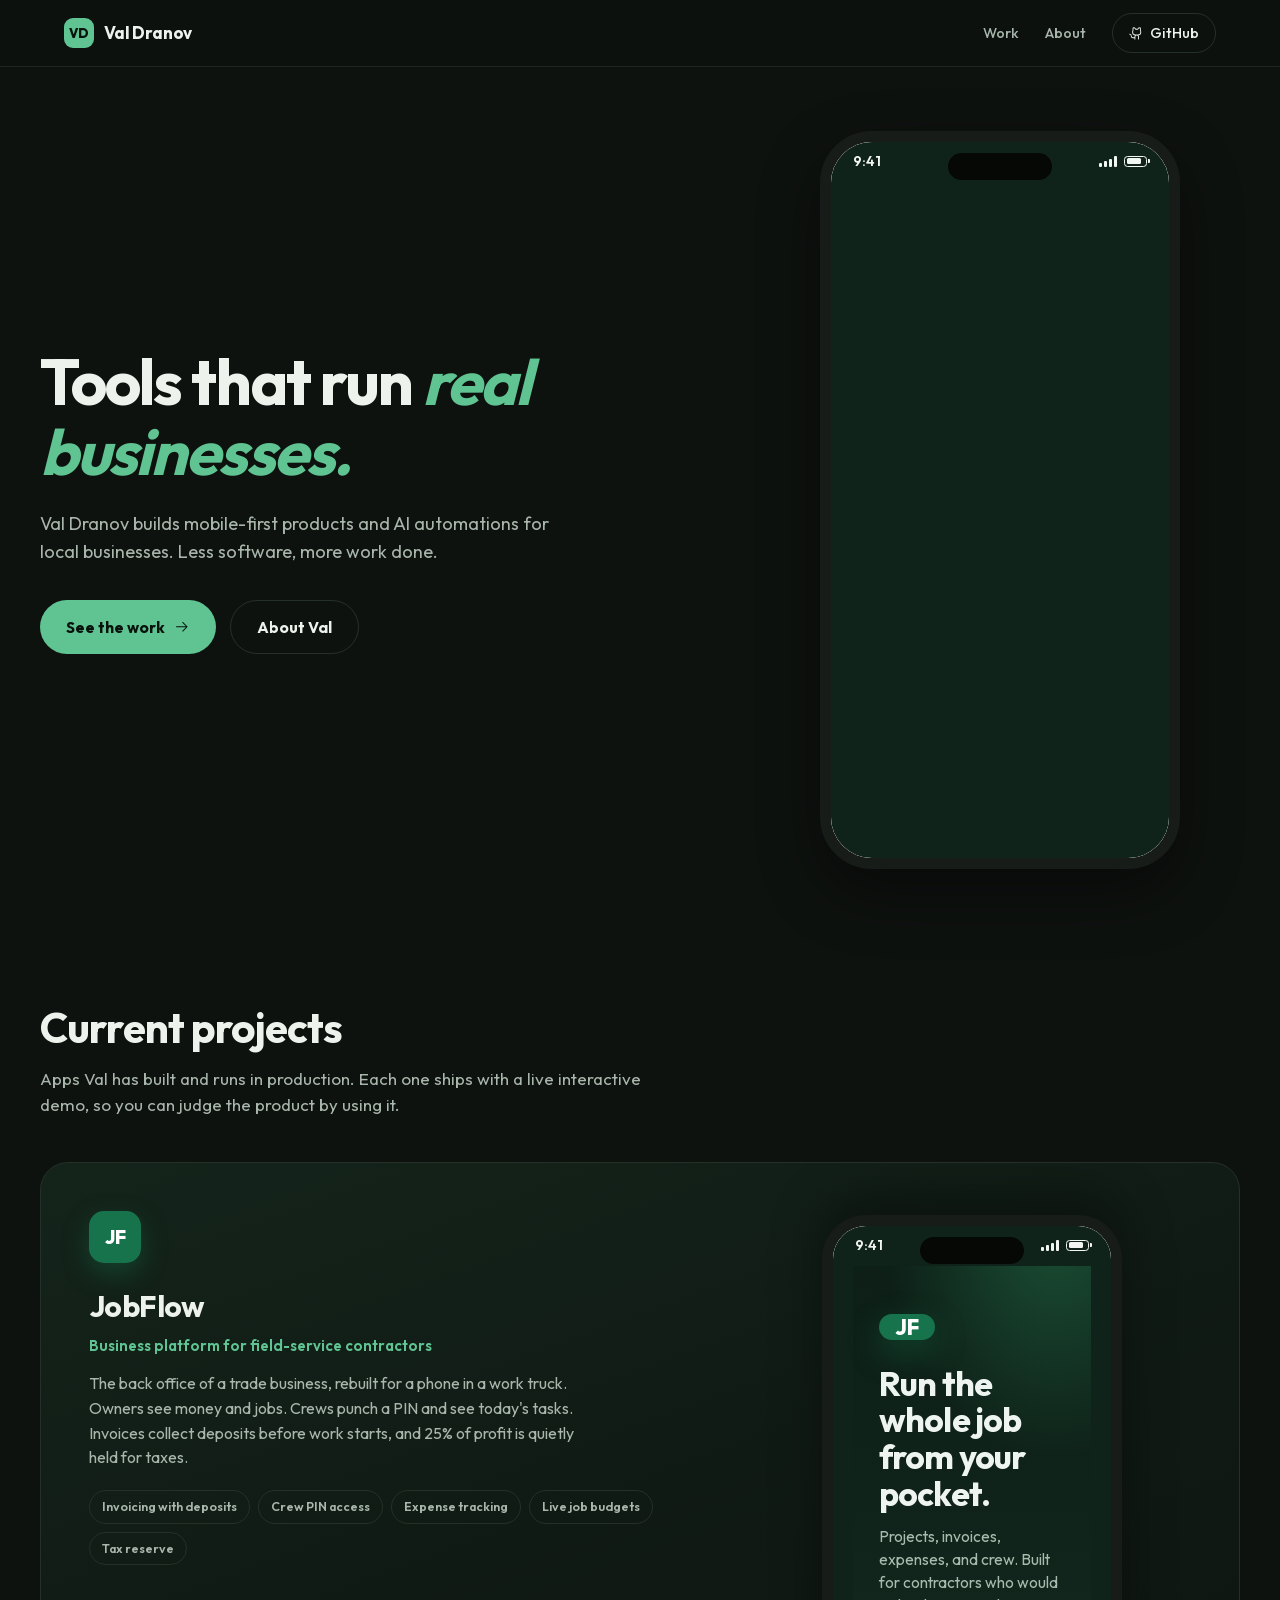
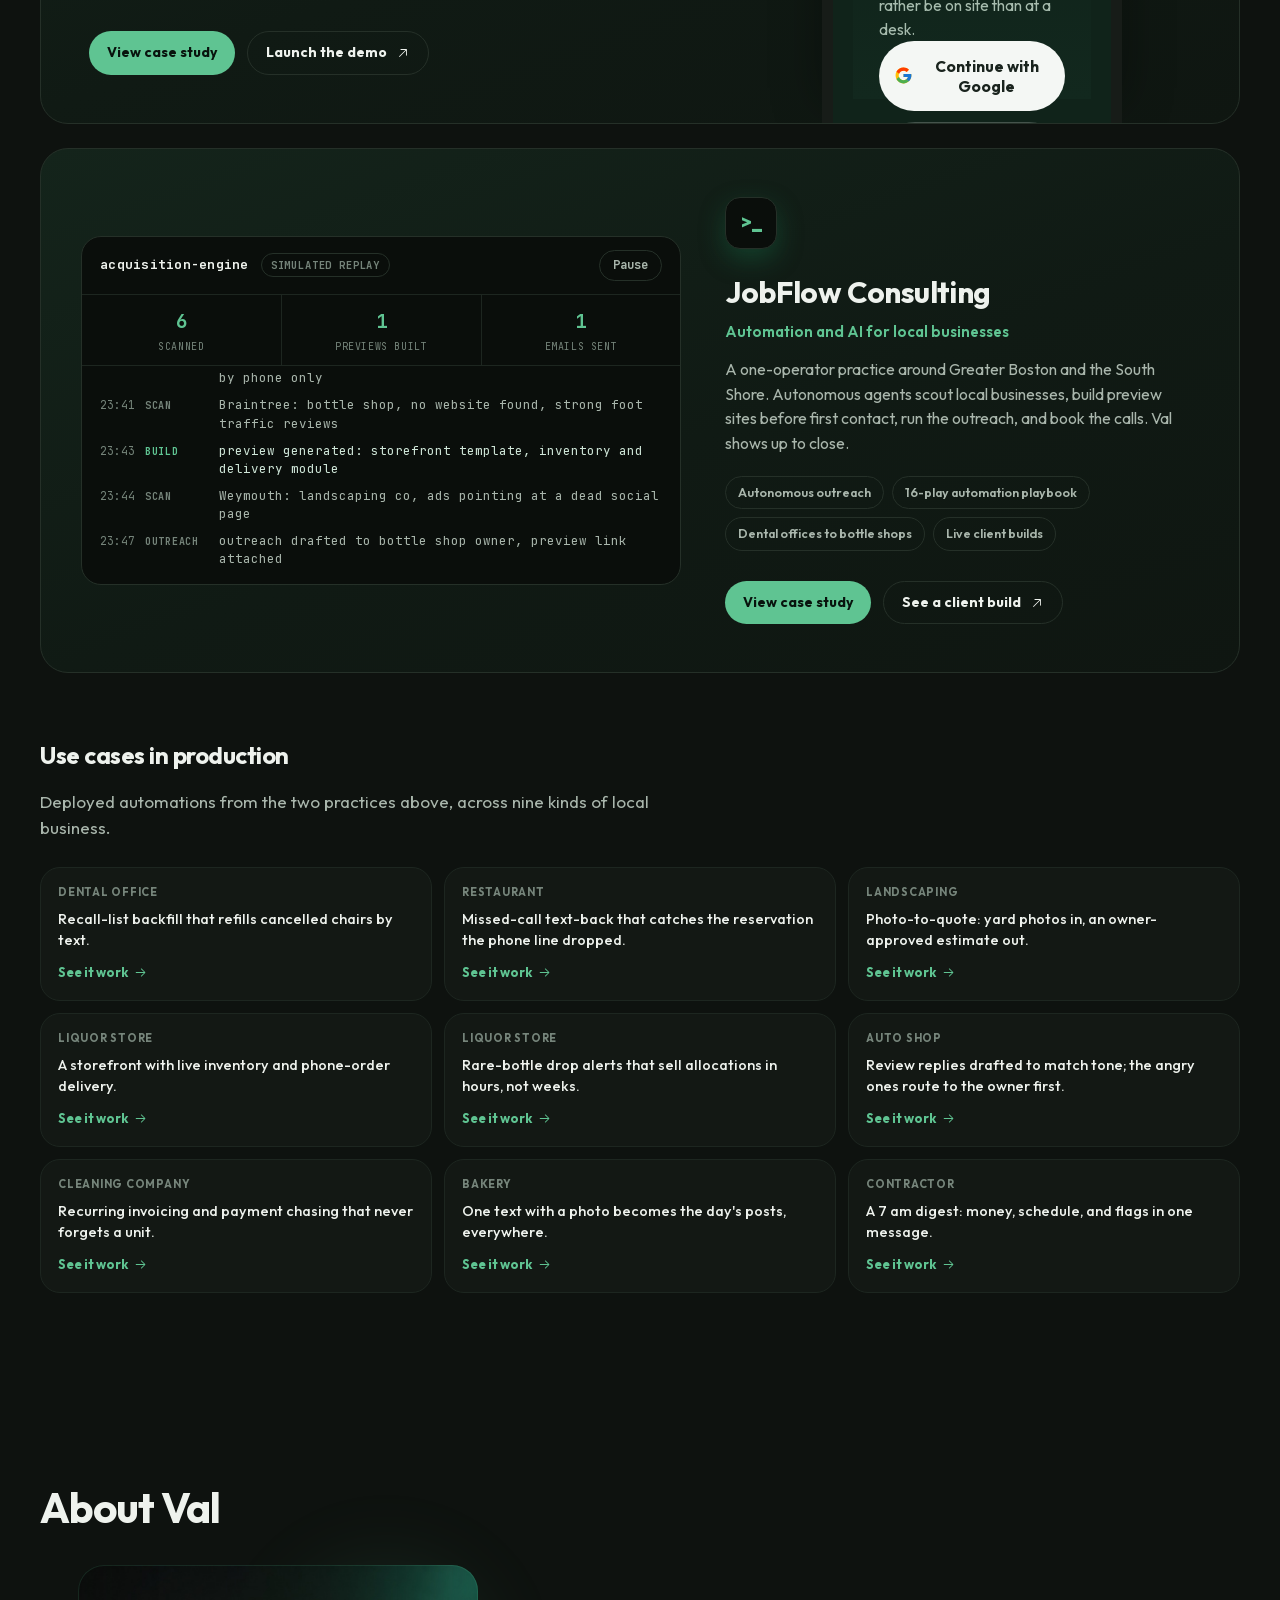
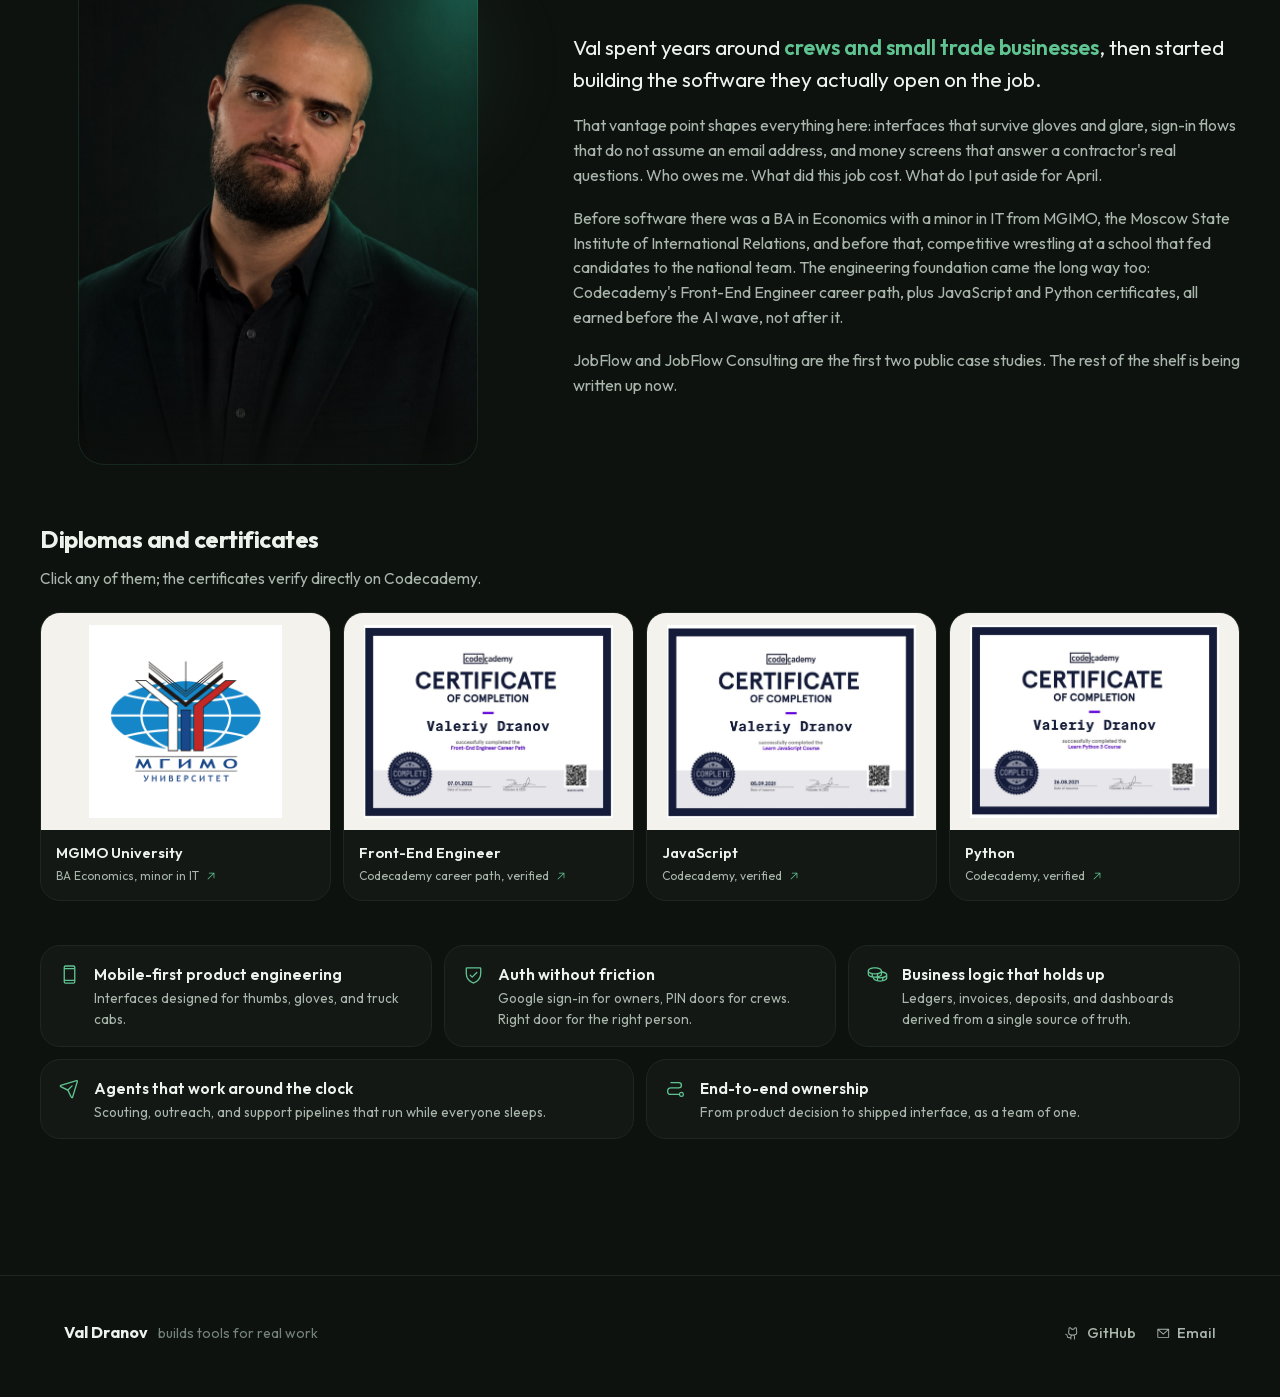
<file: index.html>
<!DOCTYPE html>
<html lang="en">
<head>
<meta charset="UTF-8">
<meta name="viewport" content="width=device-width, initial-scale=1">
<meta name="description" content="Val Dranov builds mobile-first software for real businesses. Explore live, interactive demos of shipped products, starting with JobFlow.">
<meta property="og:title" content="Val Dranov - Builder of tools for real work">
<meta property="og:description" content="Live, interactive product demos. Not screenshots.">
<title>Val Dranov - Developer Portfolio</title>
<link rel="icon" href="data:image/svg+xml,%3Csvg xmlns='http://www.w3.org/2000/svg' viewBox='0 0 64 64'%3E%3Crect width='64' height='64' rx='14' fill='%235fc492'/%3E%3Ctext x='32' y='43' font-family='system-ui' font-size='32' font-weight='700' fill='%2308130d' text-anchor='middle'%3EV%3C/text%3E%3C/svg%3E">
<link rel="stylesheet" href="css/site.css">
<link rel="stylesheet" href="projects/jobflow-consulting/console.css">
<link rel="stylesheet" href="css/exhibits.css">
</head>
<body>

<header class="nav">
  <div class="wrap nav-inner">
    <a class="nav-name" href="index.html"><span class="dot-mark">VD</span>Val Dranov</a>
    <nav class="nav-links">
      <a href="#work">Work</a>
      <a href="#about">About</a>
      <a class="nav-cta" href="https://github.com/VALLI450" target="_blank" rel="noopener">
        <span data-icon="github-logo"></span>GitHub
      </a>
    </nav>
  </div>
</header>

<main>
  <section class="wrap hero">
    <div>
      <h1>Tools that run <em>real businesses.</em></h1>
      <p class="lede">Val Dranov builds mobile-first products and AI automations for local businesses. Less software, more work done.</p>
      <div class="cta-row">
        <a class="btn btn-solid" href="#work">See the work<span data-icon="arrow-right"></span></a>
        <a class="btn btn-line" href="#about">About Val</a>
      </div>
    </div>
    <div class="hero-phone-side">
      <div class="phone phone-float">
        <div class="island"></div>
        <iframe src="projects/jobflow/app.html" title="JobFlow live demo" loading="eager"></iframe>
      </div>
    </div>
  </section>

  <section id="work" class="wrap section">
    <h2>Current projects</h2>
    <p class="sub">Apps Val has built and runs in production. Each one ships with a live interactive demo, so you can judge the product by using it.</p>

    <article class="flagship reveal">
      <div class="flagship-copy">
        <div class="app-badge">JF</div>
        <h3>JobFlow</h3>
        <div class="tag">Business platform for field-service contractors</div>
        <p>The back office of a trade business, rebuilt for a phone in a work truck. Owners see money and jobs. Crews punch a PIN and see today's tasks. Invoices collect deposits before work starts, and 25% of profit is quietly held for taxes.</p>
        <div class="feature-chips">
          <span>Invoicing with deposits</span>
          <span>Crew PIN access</span>
          <span>Expense tracking</span>
          <span>Live job budgets</span>
          <span>Tax reserve</span>
        </div>
        <div class="cta-row">
          <a class="btn btn-solid btn-sm" href="projects/jobflow/index.html">View case study</a>
          <a class="btn btn-line btn-sm" href="projects/jobflow/app.html" target="_blank" rel="noopener">Launch the demo<span data-icon="arrow-up-right"></span></a>
        </div>
      </div>
      <div class="flagship-phone">
        <div class="phone">
          <div class="island"></div>
          <iframe src="projects/jobflow/app.html" title="JobFlow live demo, embedded" loading="lazy"></iframe>
        </div>
      </div>
    </article>

    <article class="flagship rev reveal" style="margin-top: 24px">
      <div class="flagship-console">
        <div class="cx" data-console data-compact></div>
      </div>
      <div class="flagship-copy">
        <div class="app-badge" style="background:#0a0e0b;border:1px solid var(--line);color:var(--accent)">&gt;_</div>
        <h3>JobFlow Consulting</h3>
        <div class="tag">Automation and AI for local businesses</div>
        <p>A one-operator practice around Greater Boston and the South Shore. Autonomous agents scout local businesses, build preview sites before first contact, run the outreach, and book the calls. Val shows up to close.</p>
        <div class="feature-chips">
          <span>Autonomous outreach</span>
          <span>16-play automation playbook</span>
          <span>Dental offices to bottle shops</span>
          <span>Live client builds</span>
        </div>
        <div class="cta-row">
          <a class="btn btn-solid btn-sm" href="projects/jobflow-consulting/index.html">View case study</a>
          <a class="btn btn-line btn-sm" href="https://valli450.github.io/Liquor-store/" target="_blank" rel="noopener">See a client build<span data-icon="arrow-up-right"></span></a>
        </div>
      </div>
    </article>

    <div class="usecases">
      <h3>Use cases in production</h3>
      <p class="sub">Deployed automations from the two practices above, across nine kinds of local business.</p>
      <div class="play-grid">
        <div class="play-card"><div class="biz">Dental office</div><div class="what">Recall-list backfill that refills cancelled chairs by text.</div>
          <button class="uc-link" data-exhibit="dental">See it work<span data-icon="arrow-right"></span></button></div>
        <div class="play-card"><div class="biz">Restaurant</div><div class="what">Missed-call text-back that catches the reservation the phone line dropped.</div>
          <button class="uc-link" data-exhibit="restaurant">See it work<span data-icon="arrow-right"></span></button></div>
        <div class="play-card"><div class="biz">Landscaping</div><div class="what">Photo-to-quote: yard photos in, an owner-approved estimate out.</div>
          <button class="uc-link" data-exhibit="landscape">See it work<span data-icon="arrow-right"></span></button></div>
        <div class="play-card"><div class="biz">Liquor store</div><div class="what">A storefront with live inventory and phone-order delivery.</div>
          <a class="uc-link" href="projects/jobflow-consulting/index.html#generator">See it work<span data-icon="arrow-right"></span></a></div>
        <div class="play-card"><div class="biz">Liquor store</div><div class="what">Rare-bottle drop alerts that sell allocations in hours, not weeks.</div>
          <button class="uc-link" data-exhibit="bottledrop">See it work<span data-icon="arrow-right"></span></button></div>
        <div class="play-card"><div class="biz">Auto shop</div><div class="what">Review replies drafted to match tone; the angry ones route to the owner first.</div>
          <button class="uc-link" data-exhibit="autoshop">See it work<span data-icon="arrow-right"></span></button></div>
        <div class="play-card"><div class="biz">Cleaning company</div><div class="what">Recurring invoicing and payment chasing that never forgets a unit.</div>
          <button class="uc-link" data-exhibit="cleaning">See it work<span data-icon="arrow-right"></span></button></div>
        <div class="play-card"><div class="biz">Bakery</div><div class="what">One text with a photo becomes the day's posts, everywhere.</div>
          <button class="uc-link" data-exhibit="bakery">See it work<span data-icon="arrow-right"></span></button></div>
        <div class="play-card"><div class="biz">Contractor</div><div class="what">A 7 am digest: money, schedule, and flags in one message.</div>
          <button class="uc-link" data-exhibit="digest">See it work<span data-icon="arrow-right"></span></button></div>
      </div>
    </div>
  </section>

  <section id="about" class="wrap section">
    <h2>About Val</h2>
    <div class="about-grid" style="margin-top:34px">
      <figure class="about-photo reveal">
        <img src="assets/val-portrait.jpg" alt="Val Dranov" width="900" height="1124" loading="lazy">
      </figure>
      <div>
        <p class="lede-lg">Val spent years around <strong>crews and small trade businesses</strong>, then started building the software they actually open on the job.</p>
        <p class="body">That vantage point shapes everything here: interfaces that survive gloves and glare, sign-in flows that do not assume an email address, and money screens that answer a contractor's real questions. Who owes me. What did this job cost. What do I put aside for April.</p>
        <p class="body">Before software there was a BA in Economics with a minor in IT from MGIMO, the Moscow State Institute of International Relations, and before that, competitive wrestling at a school that fed candidates to the national team. The engineering foundation came the long way too: Codecademy's Front-End Engineer career path, plus JavaScript and Python certificates, all earned before the AI wave, not after it.</p>
        <p class="body">JobFlow and JobFlow Consulting are the first two public case studies. The rest of the shelf is being written up now.</p>
      </div>
    </div>
    <div class="creds">
      <h3>Diplomas and certificates</h3>
      <p class="sub">Click any of them; the certificates verify directly on Codecademy.</p>
      <div class="creds-grid">
        <a class="cred" href="https://en.wikipedia.org/wiki/Moscow_State_Institute_of_International_Relations" target="_blank" rel="noopener">
          <span class="thumb"><img src="assets/certificates/mgimo.jpeg" alt="MGIMO University crest" loading="lazy"></span>
          <span class="cred-info"><span class="t">MGIMO University</span><span class="s">BA Economics, minor in IT<span data-icon="arrow-up-right"></span></span></span>
        </a>
        <a class="cred" href="https://www.codecademy.com/profiles/Valli450/certificates/5f85dd867b67b60014ac9ea3" target="_blank" rel="noopener">
          <span class="thumb"><img src="assets/certificates/front-end-career.jpeg" alt="Front-End Engineer career path certificate" loading="lazy"></span>
          <span class="cred-info"><span class="t">Front-End Engineer</span><span class="s">Codecademy career path, verified<span data-icon="arrow-up-right"></span></span></span>
        </a>
        <a class="cred" href="https://www.codecademy.com/profiles/Valli450/certificates/705dcb15de0da4dd9d9fc4f3274b430e" target="_blank" rel="noopener">
          <span class="thumb"><img src="assets/certificates/js.jpeg" alt="JavaScript certificate" loading="lazy"></span>
          <span class="cred-info"><span class="t">JavaScript</span><span class="s">Codecademy, verified<span data-icon="arrow-up-right"></span></span></span>
        </a>
        <a class="cred" href="https://www.codecademy.com/profiles/Valli450/certificates/6c152bd262967f8c941c9707ed636bda" target="_blank" rel="noopener">
          <span class="thumb"><img src="assets/certificates/python.jpeg" alt="Python certificate" loading="lazy"></span>
          <span class="cred-info"><span class="t">Python</span><span class="s">Codecademy, verified<span data-icon="arrow-up-right"></span></span></span>
        </a>
      </div>
    </div>

    <div class="skill-list skills-row">
      <div class="skill">
        <span data-icon="device-mobile"></span>
        <div><div class="t">Mobile-first product engineering</div><div class="s">Interfaces designed for thumbs, gloves, and truck cabs.</div></div>
      </div>
      <div class="skill">
        <span data-icon="shield-check"></span>
        <div><div class="t">Auth without friction</div><div class="s">Google sign-in for owners, PIN doors for crews. Right door for the right person.</div></div>
      </div>
      <div class="skill">
        <span data-icon="coins"></span>
        <div><div class="t">Business logic that holds up</div><div class="s">Ledgers, invoices, deposits, and dashboards derived from a single source of truth.</div></div>
      </div>
      <div class="skill">
        <span data-icon="paper-plane-tilt"></span>
        <div><div class="t">Agents that work around the clock</div><div class="s">Scouting, outreach, and support pipelines that run while everyone sleeps.</div></div>
      </div>
      <div class="skill">
        <span data-icon="path"></span>
        <div><div class="t">End-to-end ownership</div><div class="s">From product decision to shipped interface, as a team of one.</div></div>
      </div>
    </div>
  </section>
</main>

<footer class="footer">
  <div class="wrap footer-inner">
    <div class="sig">Val Dranov<span>builds tools for real work</span></div>
    <div class="footer-links">
      <a href="https://github.com/VALLI450" target="_blank" rel="noopener"><span data-icon="github-logo"></span>GitHub</a>
      <a href="mailto:val@jobflow.digital"><span data-icon="envelope-simple"></span>Email</a>
    </div>
  </div>
</footer>

<script src="projects/jobflow/icons.js"></script>
<script src="js/site.js"></script>
<script src="projects/jobflow-consulting/console.js"></script>
<script src="js/exhibits.js"></script>
</body>
</html>
</file>
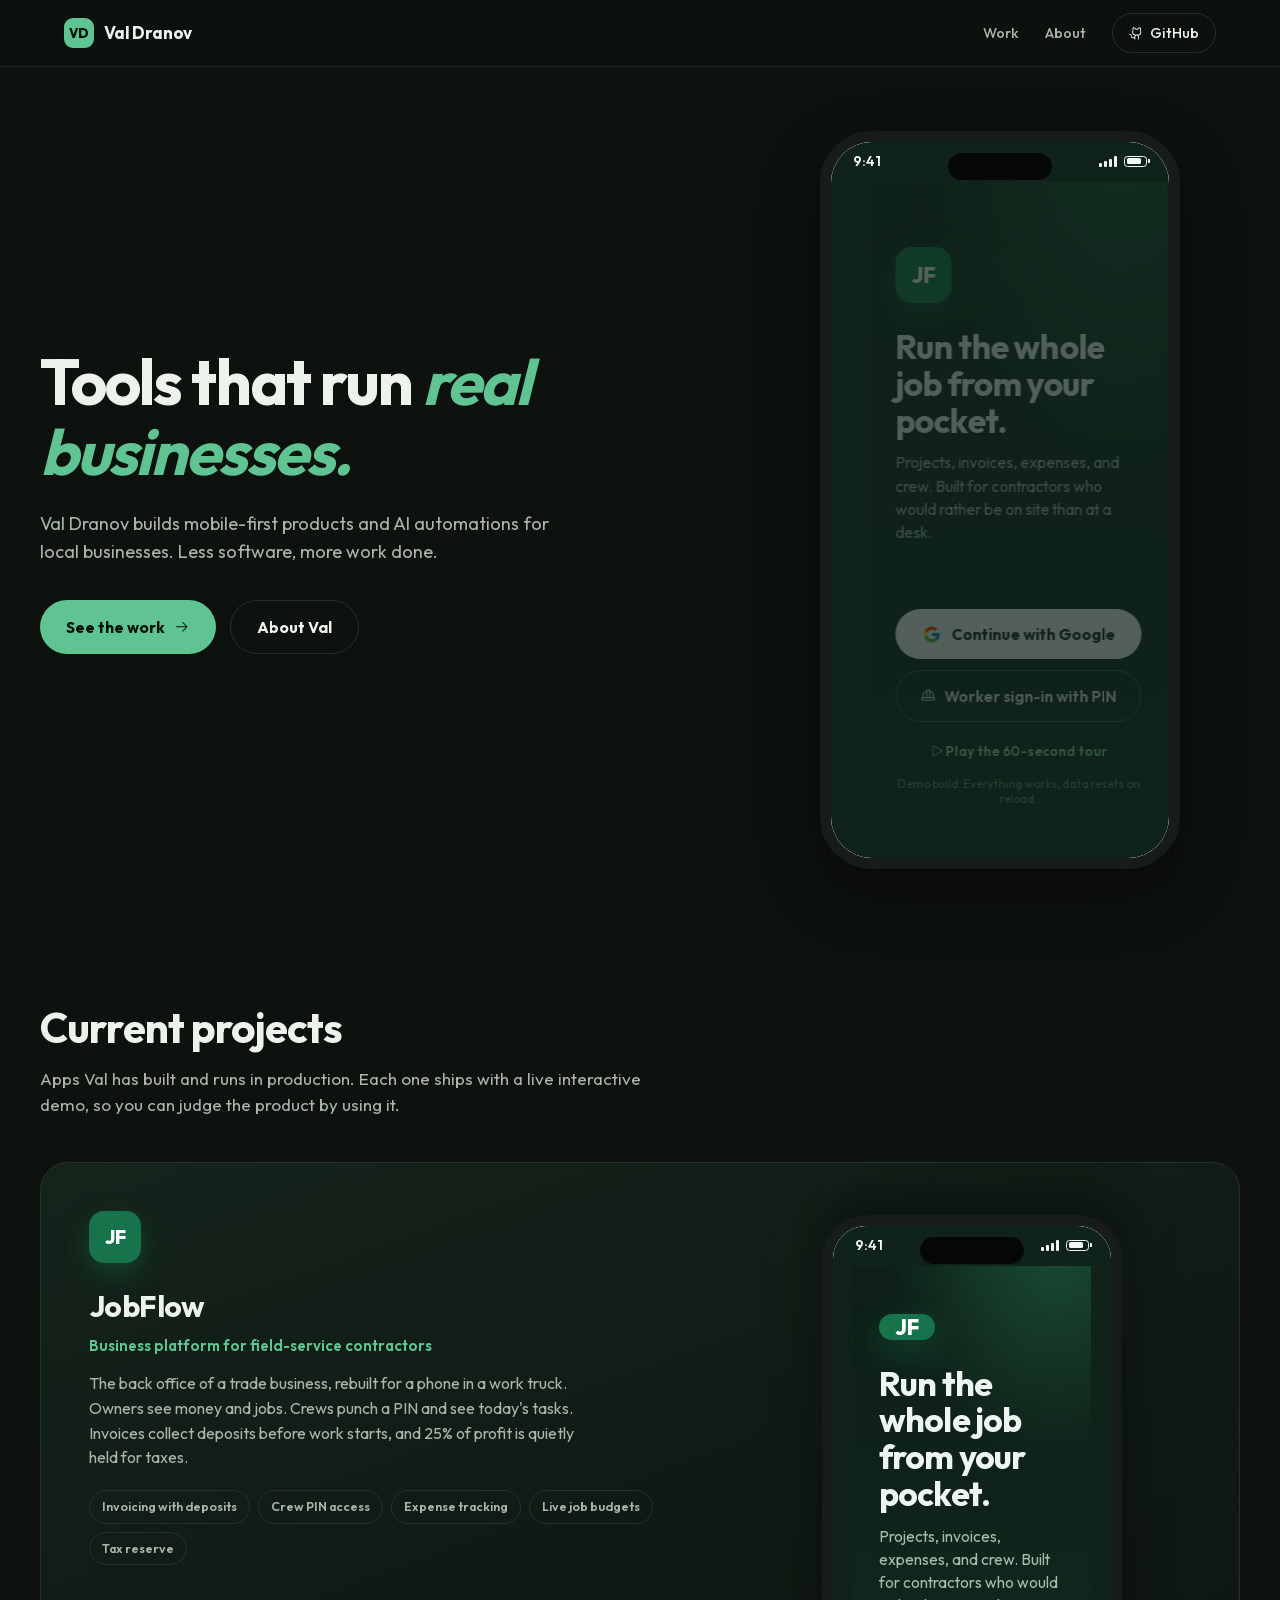
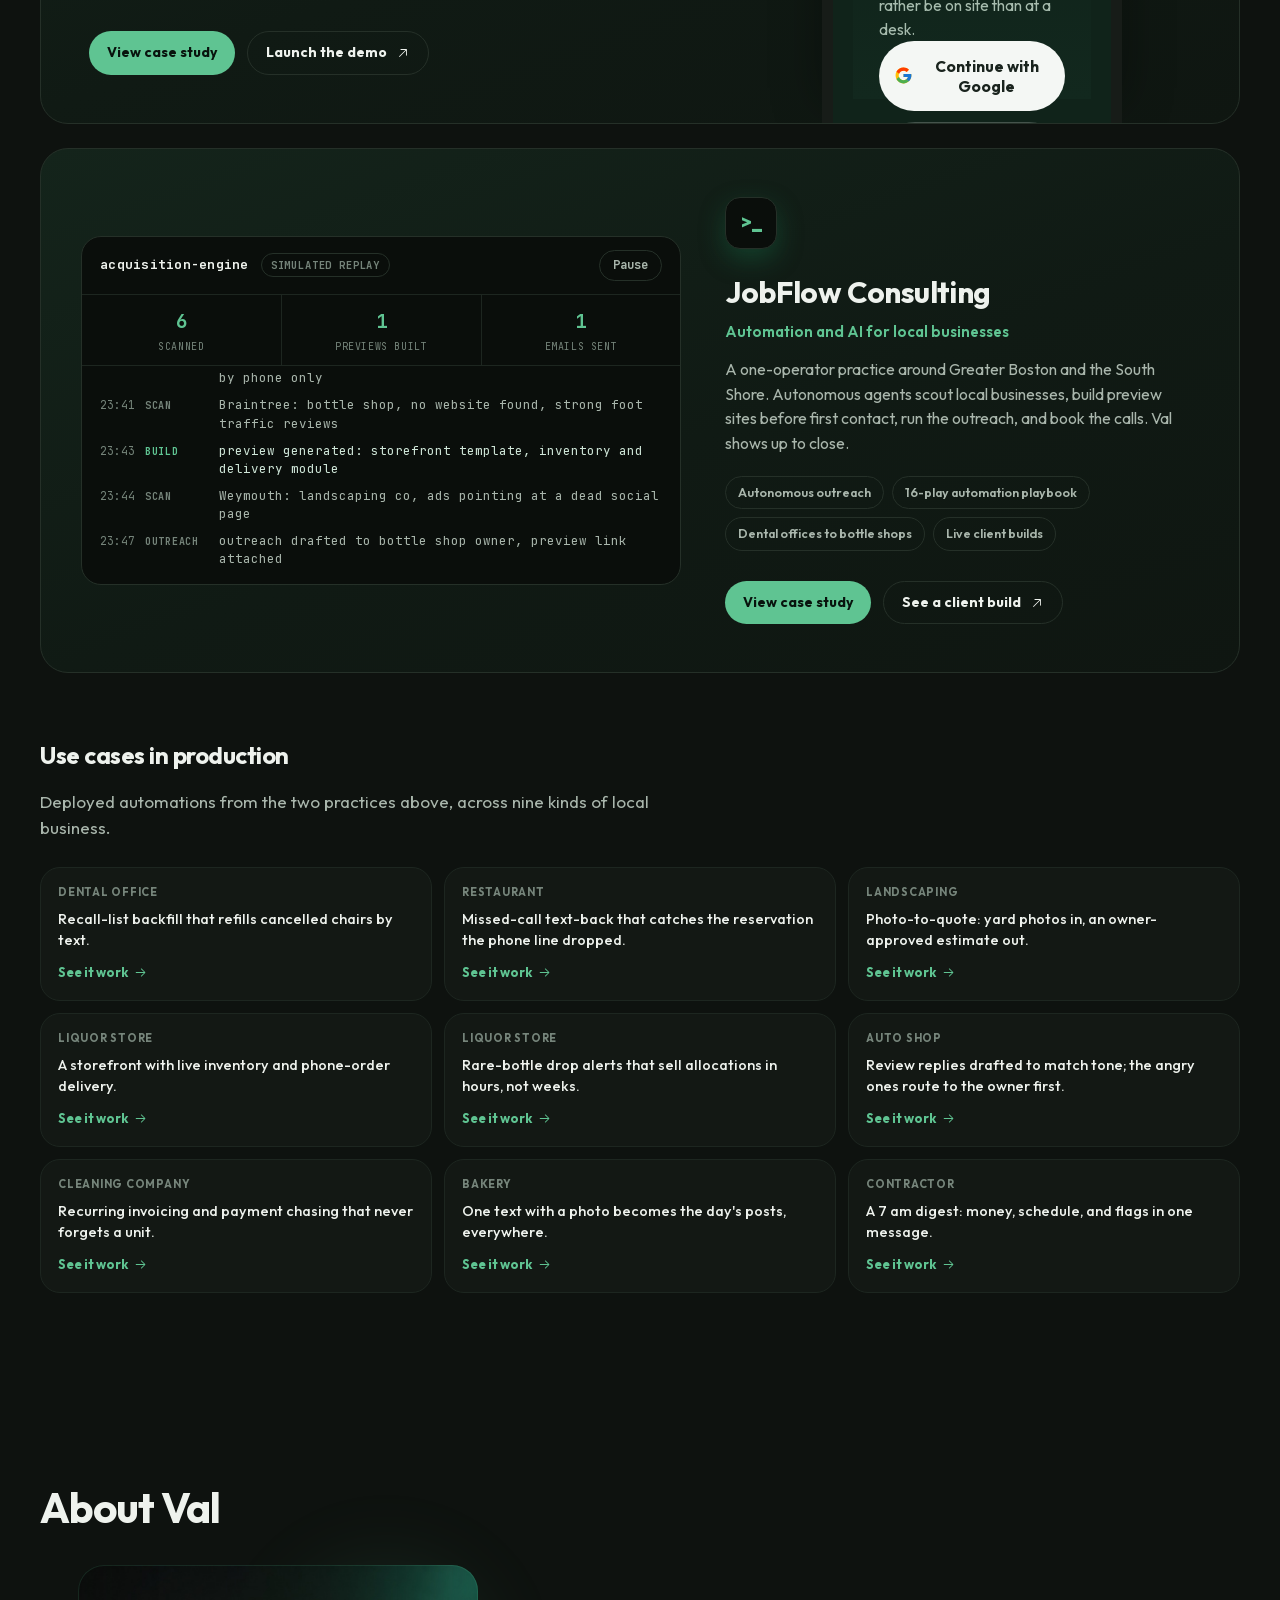
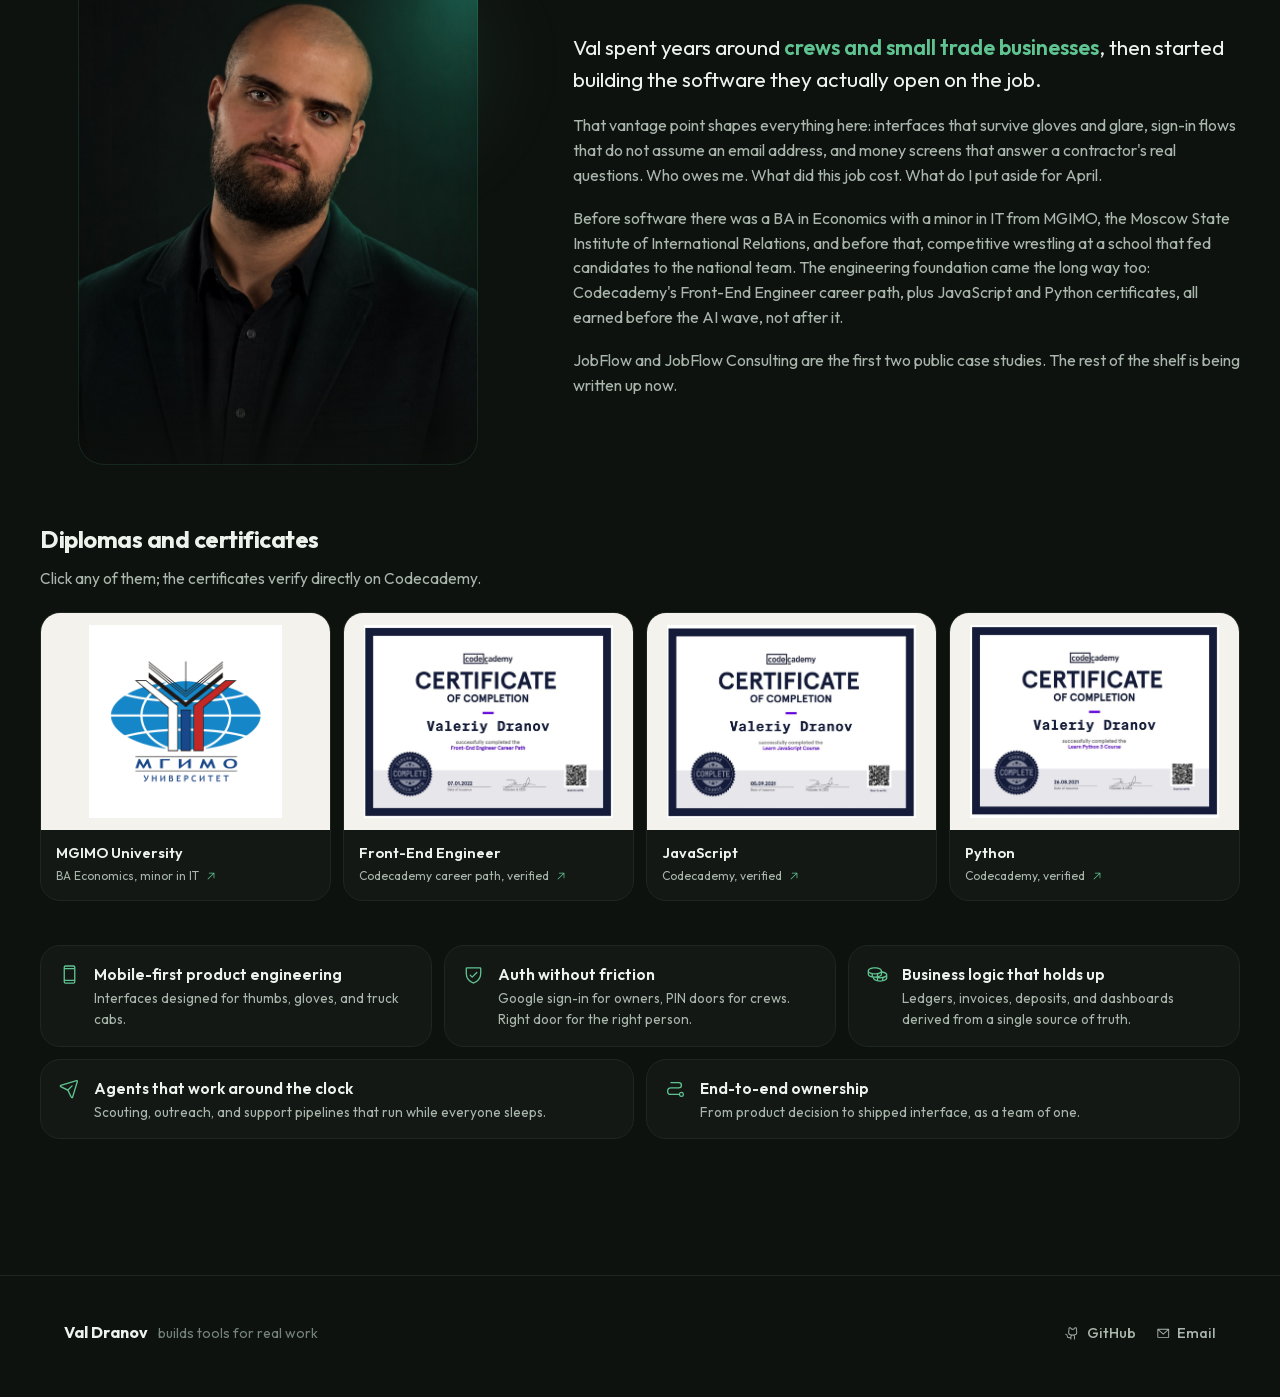
<file: val-resume 2/index.html>
<!DOCTYPE html>
<html lang="en">
<head>
<meta charset="UTF-8">
<meta name="viewport" content="width=device-width, initial-scale=1">
<meta name="description" content="Val Dranov builds mobile-first software for real businesses. Explore live, interactive demos of shipped products, starting with JobFlow.">
<meta property="og:title" content="Val Dranov - Builder of tools for real work">
<meta property="og:description" content="Live, interactive product demos. Not screenshots.">
<title>Val Dranov - Developer Portfolio</title>
<link rel="icon" href="data:image/svg+xml,%3Csvg xmlns='http://www.w3.org/2000/svg' viewBox='0 0 64 64'%3E%3Crect width='64' height='64' rx='14' fill='%235fc492'/%3E%3Ctext x='32' y='43' font-family='system-ui' font-size='32' font-weight='700' fill='%2308130d' text-anchor='middle'%3EV%3C/text%3E%3C/svg%3E">
<link rel="stylesheet" href="css/site.css">
<link rel="stylesheet" href="projects/jobflow-consulting/console.css">
<link rel="stylesheet" href="css/exhibits.css">
</head>
<body>

<header class="nav">
  <div class="wrap nav-inner">
    <a class="nav-name" href="index.html"><span class="dot-mark">VD</span>Val Dranov</a>
    <nav class="nav-links">
      <a href="#work">Work</a>
      <a href="#about">About</a>
      <a class="nav-cta" href="https://github.com/VALLI450" target="_blank" rel="noopener">
        <span data-icon="github-logo"></span>GitHub
      </a>
    </nav>
  </div>
</header>

<main>
  <section class="wrap hero">
    <div>
      <h1>Tools that run <em>real businesses.</em></h1>
      <p class="lede">Val Dranov builds mobile-first products and AI automations for local businesses. Less software, more work done.</p>
      <div class="cta-row">
        <a class="btn btn-solid" href="#work">See the work<span data-icon="arrow-right"></span></a>
        <a class="btn btn-line" href="#about">About Val</a>
      </div>
    </div>
    <div class="hero-phone-side">
      <div class="phone phone-float">
        <div class="island"></div>
        <iframe src="projects/jobflow/app.html" title="JobFlow live demo" loading="eager"></iframe>
      </div>
    </div>
  </section>

  <section id="work" class="wrap section">
    <h2>Current projects</h2>
    <p class="sub">Apps Val has built and runs in production. Each one ships with a live interactive demo, so you can judge the product by using it.</p>

    <article class="flagship reveal">
      <div class="flagship-copy">
        <div class="app-badge">JF</div>
        <h3>JobFlow</h3>
        <div class="tag">Business platform for field-service contractors</div>
        <p>The back office of a trade business, rebuilt for a phone in a work truck. Owners see money and jobs. Crews punch a PIN and see today's tasks. Invoices collect deposits before work starts, and 25% of profit is quietly held for taxes.</p>
        <div class="feature-chips">
          <span>Invoicing with deposits</span>
          <span>Crew PIN access</span>
          <span>Expense tracking</span>
          <span>Live job budgets</span>
          <span>Tax reserve</span>
        </div>
        <div class="cta-row">
          <a class="btn btn-solid btn-sm" href="projects/jobflow/index.html">View case study</a>
          <a class="btn btn-line btn-sm" href="projects/jobflow/app.html" target="_blank" rel="noopener">Launch the demo<span data-icon="arrow-up-right"></span></a>
        </div>
      </div>
      <div class="flagship-phone">
        <div class="phone">
          <div class="island"></div>
          <iframe src="projects/jobflow/app.html" title="JobFlow live demo, embedded" loading="lazy"></iframe>
        </div>
      </div>
    </article>

    <article class="flagship rev reveal" style="margin-top: 24px">
      <div class="flagship-console">
        <div class="cx" data-console data-compact></div>
      </div>
      <div class="flagship-copy">
        <div class="app-badge" style="background:#0a0e0b;border:1px solid var(--line);color:var(--accent)">&gt;_</div>
        <h3>JobFlow Consulting</h3>
        <div class="tag">Automation and AI for local businesses</div>
        <p>A one-operator practice around Greater Boston and the South Shore. Autonomous agents scout local businesses, build preview sites before first contact, run the outreach, and book the calls. Val shows up to close.</p>
        <div class="feature-chips">
          <span>Autonomous outreach</span>
          <span>16-play automation playbook</span>
          <span>Dental offices to bottle shops</span>
          <span>Live client builds</span>
        </div>
        <div class="cta-row">
          <a class="btn btn-solid btn-sm" href="projects/jobflow-consulting/index.html">View case study</a>
          <a class="btn btn-line btn-sm" href="https://valli450.github.io/Liquor-store/" target="_blank" rel="noopener">See a client build<span data-icon="arrow-up-right"></span></a>
        </div>
      </div>
    </article>

    <div class="usecases">
      <h3>Use cases in production</h3>
      <p class="sub">Deployed automations from the two practices above, across nine kinds of local business.</p>
      <div class="play-grid">
        <div class="play-card"><div class="biz">Dental office</div><div class="what">Recall-list backfill that refills cancelled chairs by text.</div>
          <button class="uc-link" data-exhibit="dental">See it work<span data-icon="arrow-right"></span></button></div>
        <div class="play-card"><div class="biz">Restaurant</div><div class="what">Missed-call text-back that catches the reservation the phone line dropped.</div>
          <button class="uc-link" data-exhibit="restaurant">See it work<span data-icon="arrow-right"></span></button></div>
        <div class="play-card"><div class="biz">Landscaping</div><div class="what">Photo-to-quote: yard photos in, an owner-approved estimate out.</div>
          <button class="uc-link" data-exhibit="landscape">See it work<span data-icon="arrow-right"></span></button></div>
        <div class="play-card"><div class="biz">Liquor store</div><div class="what">A storefront with live inventory and phone-order delivery.</div>
          <a class="uc-link" href="projects/jobflow-consulting/index.html#generator">See it work<span data-icon="arrow-right"></span></a></div>
        <div class="play-card"><div class="biz">Liquor store</div><div class="what">Rare-bottle drop alerts that sell allocations in hours, not weeks.</div>
          <button class="uc-link" data-exhibit="bottledrop">See it work<span data-icon="arrow-right"></span></button></div>
        <div class="play-card"><div class="biz">Auto shop</div><div class="what">Review replies drafted to match tone; the angry ones route to the owner first.</div>
          <button class="uc-link" data-exhibit="autoshop">See it work<span data-icon="arrow-right"></span></button></div>
        <div class="play-card"><div class="biz">Cleaning company</div><div class="what">Recurring invoicing and payment chasing that never forgets a unit.</div>
          <button class="uc-link" data-exhibit="cleaning">See it work<span data-icon="arrow-right"></span></button></div>
        <div class="play-card"><div class="biz">Bakery</div><div class="what">One text with a photo becomes the day's posts, everywhere.</div>
          <button class="uc-link" data-exhibit="bakery">See it work<span data-icon="arrow-right"></span></button></div>
        <div class="play-card"><div class="biz">Contractor</div><div class="what">A 7 am digest: money, schedule, and flags in one message.</div>
          <button class="uc-link" data-exhibit="digest">See it work<span data-icon="arrow-right"></span></button></div>
      </div>
    </div>
  </section>

  <section id="about" class="wrap section">
    <h2>About Val</h2>
    <div class="about-grid" style="margin-top:34px">
      <figure class="about-photo reveal">
        <img src="assets/val-portrait.jpg" alt="Val Dranov" width="900" height="1124" loading="lazy">
      </figure>
      <div>
        <p class="lede-lg">Val spent years around <strong>crews and small trade businesses</strong>, then started building the software they actually open on the job.</p>
        <p class="body">That vantage point shapes everything here: interfaces that survive gloves and glare, sign-in flows that do not assume an email address, and money screens that answer a contractor's real questions. Who owes me. What did this job cost. What do I put aside for April.</p>
        <p class="body">Before software there was a BA in Economics with a minor in IT from MGIMO, the Moscow State Institute of International Relations, and before that, competitive wrestling at a school that fed candidates to the national team. The engineering foundation came the long way too: Codecademy's Front-End Engineer career path, plus JavaScript and Python certificates, all earned before the AI wave, not after it.</p>
        <p class="body">JobFlow and JobFlow Consulting are the first two public case studies. The rest of the shelf is being written up now.</p>
      </div>
    </div>
    <div class="creds">
      <h3>Diplomas and certificates</h3>
      <p class="sub">Click any of them; the certificates verify directly on Codecademy.</p>
      <div class="creds-grid">
        <a class="cred" href="https://en.wikipedia.org/wiki/Moscow_State_Institute_of_International_Relations" target="_blank" rel="noopener">
          <span class="thumb"><img src="assets/certificates/mgimo.jpeg" alt="MGIMO University crest" loading="lazy"></span>
          <span class="cred-info"><span class="t">MGIMO University</span><span class="s">BA Economics, minor in IT<span data-icon="arrow-up-right"></span></span></span>
        </a>
        <a class="cred" href="https://www.codecademy.com/profiles/Valli450/certificates/5f85dd867b67b60014ac9ea3" target="_blank" rel="noopener">
          <span class="thumb"><img src="assets/certificates/front-end-career.jpeg" alt="Front-End Engineer career path certificate" loading="lazy"></span>
          <span class="cred-info"><span class="t">Front-End Engineer</span><span class="s">Codecademy career path, verified<span data-icon="arrow-up-right"></span></span></span>
        </a>
        <a class="cred" href="https://www.codecademy.com/profiles/Valli450/certificates/705dcb15de0da4dd9d9fc4f3274b430e" target="_blank" rel="noopener">
          <span class="thumb"><img src="assets/certificates/js.jpeg" alt="JavaScript certificate" loading="lazy"></span>
          <span class="cred-info"><span class="t">JavaScript</span><span class="s">Codecademy, verified<span data-icon="arrow-up-right"></span></span></span>
        </a>
        <a class="cred" href="https://www.codecademy.com/profiles/Valli450/certificates/6c152bd262967f8c941c9707ed636bda" target="_blank" rel="noopener">
          <span class="thumb"><img src="assets/certificates/python.jpeg" alt="Python certificate" loading="lazy"></span>
          <span class="cred-info"><span class="t">Python</span><span class="s">Codecademy, verified<span data-icon="arrow-up-right"></span></span></span>
        </a>
      </div>
    </div>

    <div class="skill-list skills-row">
      <div class="skill">
        <span data-icon="device-mobile"></span>
        <div><div class="t">Mobile-first product engineering</div><div class="s">Interfaces designed for thumbs, gloves, and truck cabs.</div></div>
      </div>
      <div class="skill">
        <span data-icon="shield-check"></span>
        <div><div class="t">Auth without friction</div><div class="s">Google sign-in for owners, PIN doors for crews. Right door for the right person.</div></div>
      </div>
      <div class="skill">
        <span data-icon="coins"></span>
        <div><div class="t">Business logic that holds up</div><div class="s">Ledgers, invoices, deposits, and dashboards derived from a single source of truth.</div></div>
      </div>
      <div class="skill">
        <span data-icon="paper-plane-tilt"></span>
        <div><div class="t">Agents that work around the clock</div><div class="s">Scouting, outreach, and support pipelines that run while everyone sleeps.</div></div>
      </div>
      <div class="skill">
        <span data-icon="path"></span>
        <div><div class="t">End-to-end ownership</div><div class="s">From product decision to shipped interface, as a team of one.</div></div>
      </div>
    </div>
  </section>
</main>

<footer class="footer">
  <div class="wrap footer-inner">
    <div class="sig">Val Dranov<span>builds tools for real work</span></div>
    <div class="footer-links">
      <a href="https://github.com/VALLI450" target="_blank" rel="noopener"><span data-icon="github-logo"></span>GitHub</a>
      <a href="mailto:vdranov@gmail.com"><span data-icon="envelope-simple"></span>Email</a>
    </div>
  </div>
</footer>

<script src="projects/jobflow/icons.js"></script>
<script src="js/site.js"></script>
<script src="projects/jobflow-consulting/console.js"></script>
<script src="js/exhibits.js"></script>
</body>
</html>
</file>
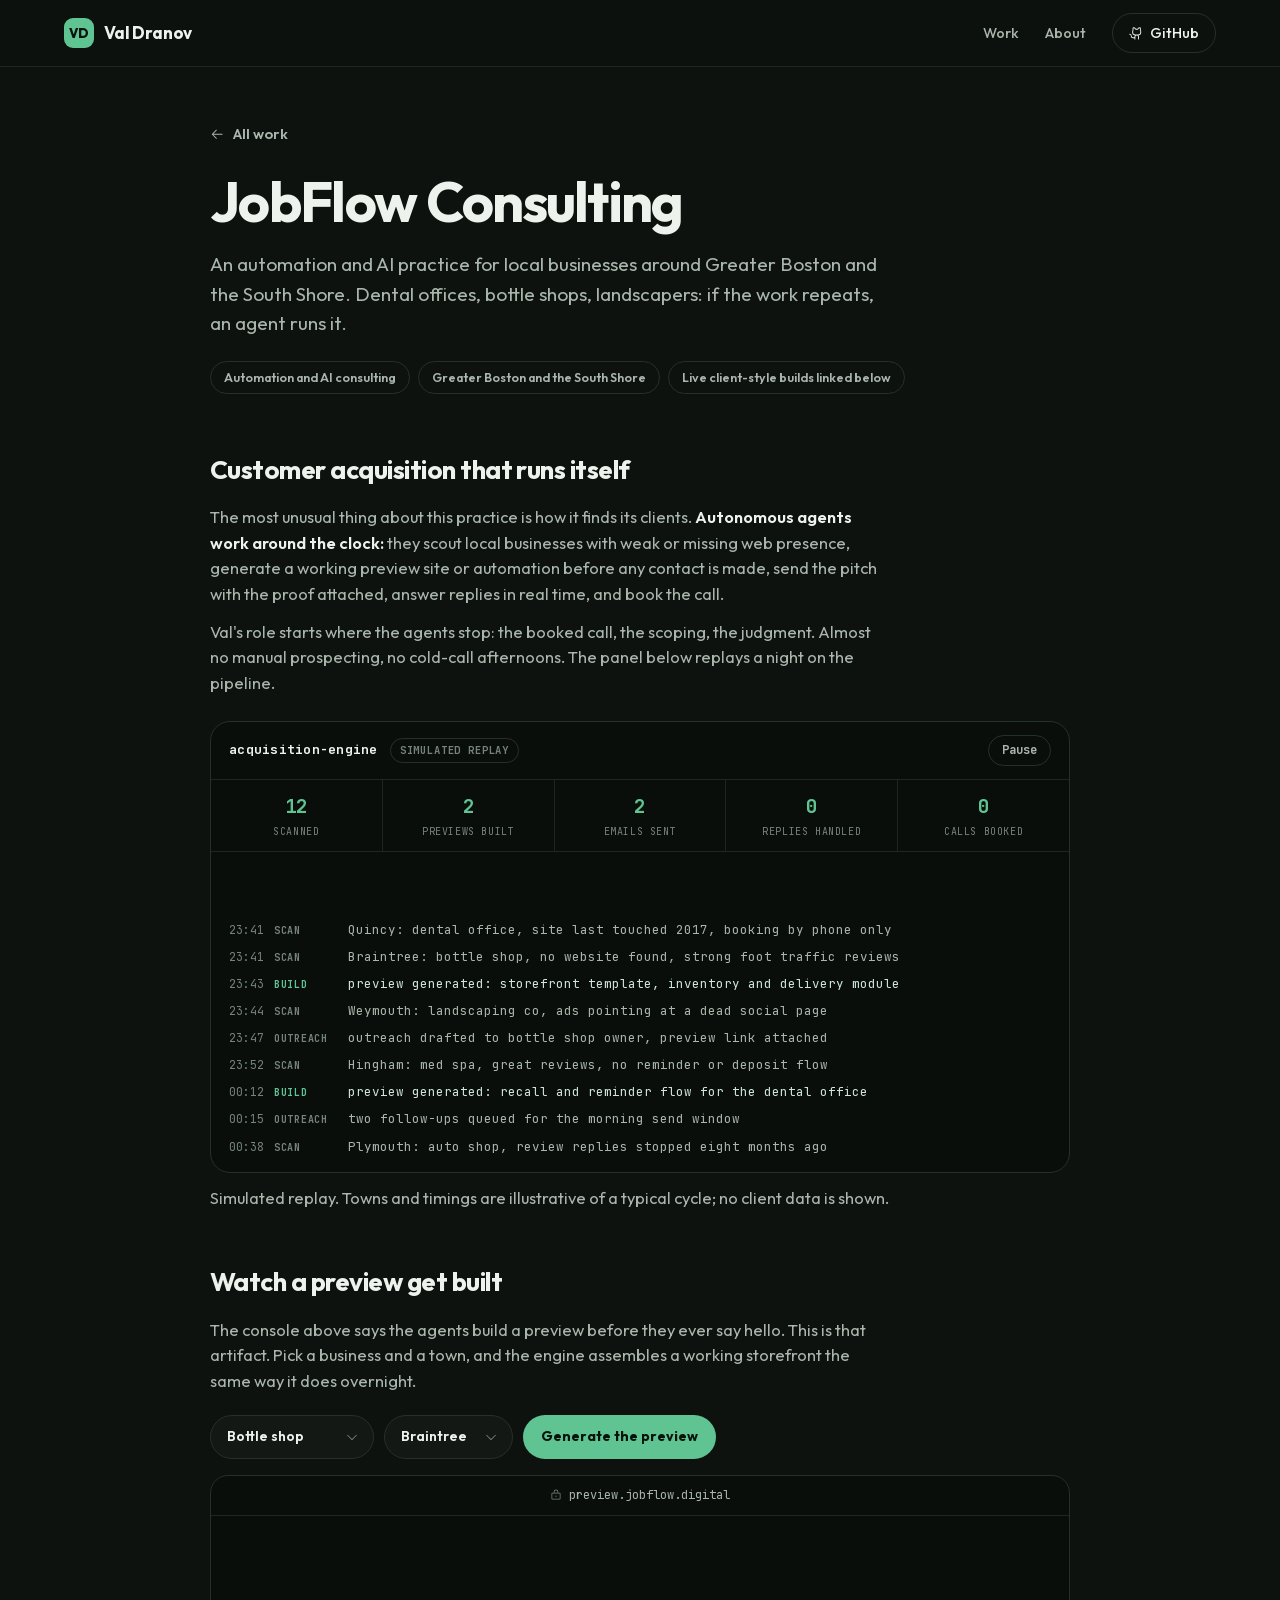
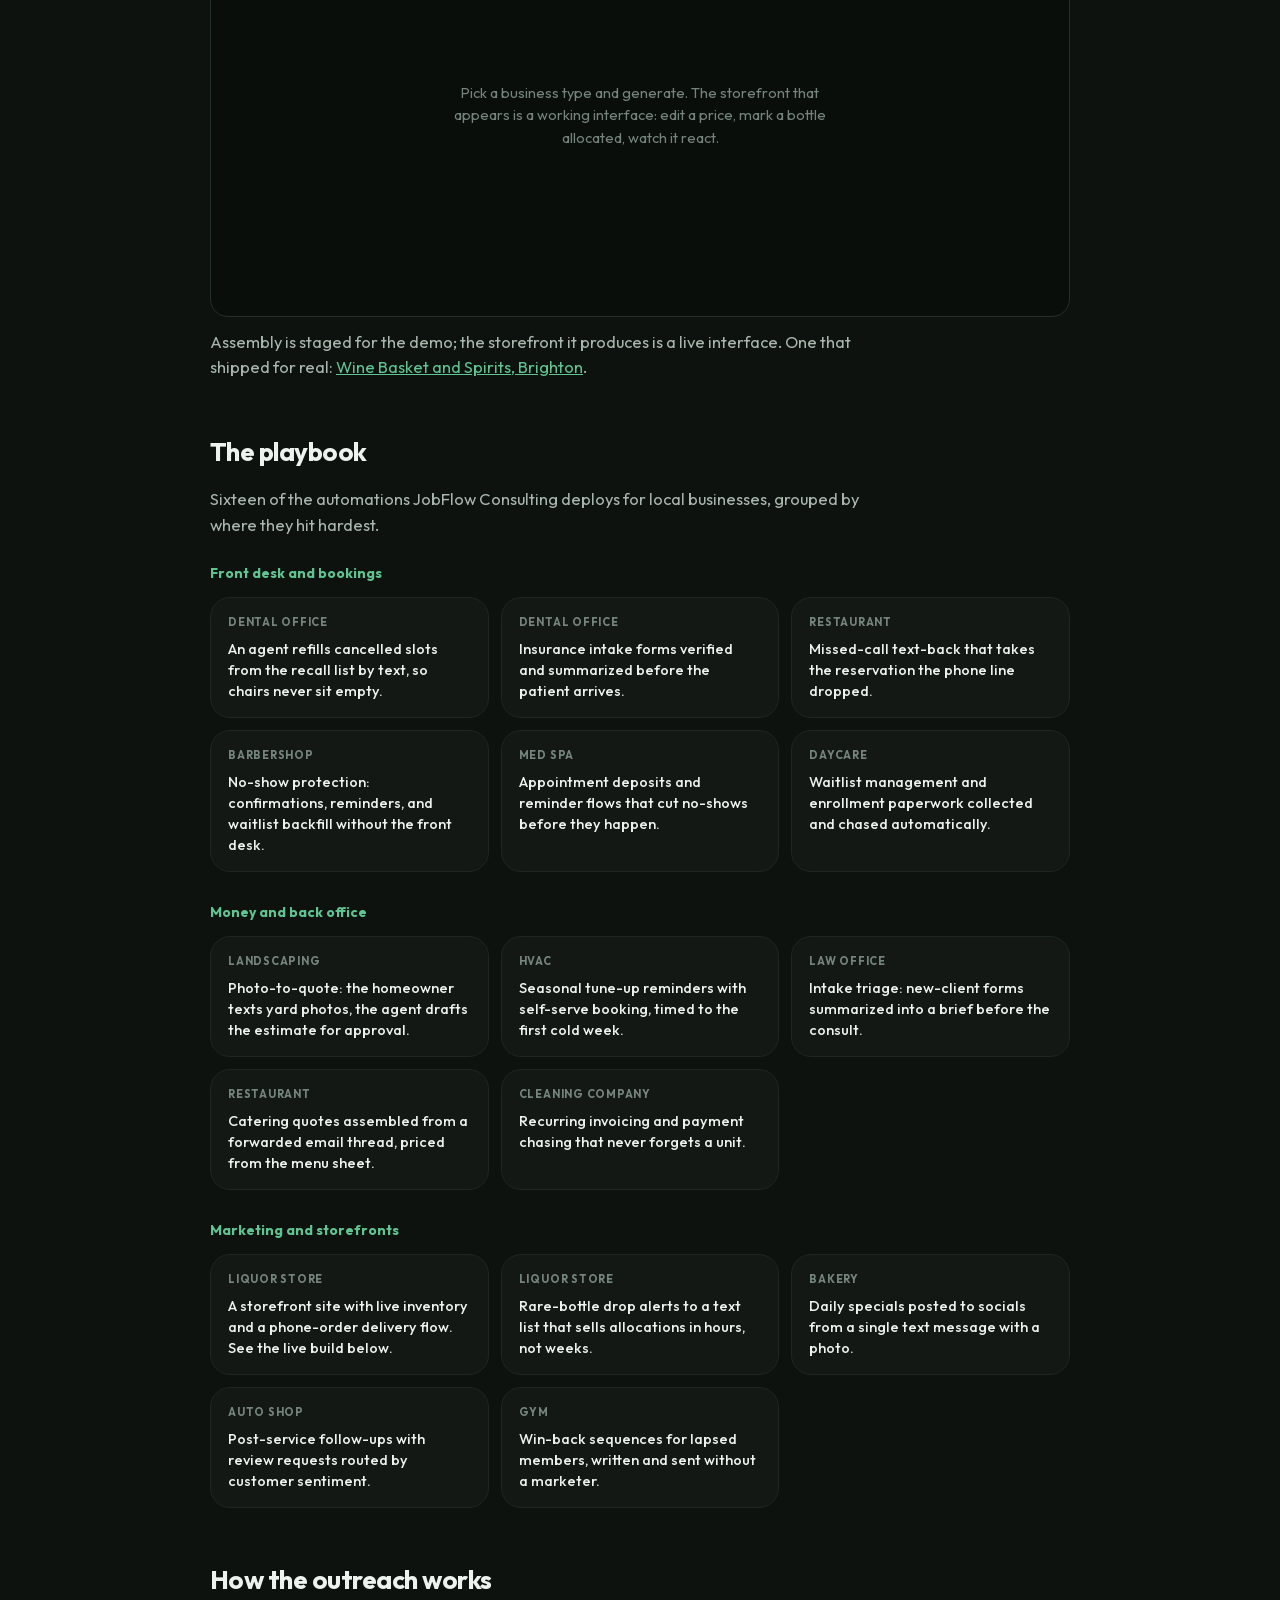
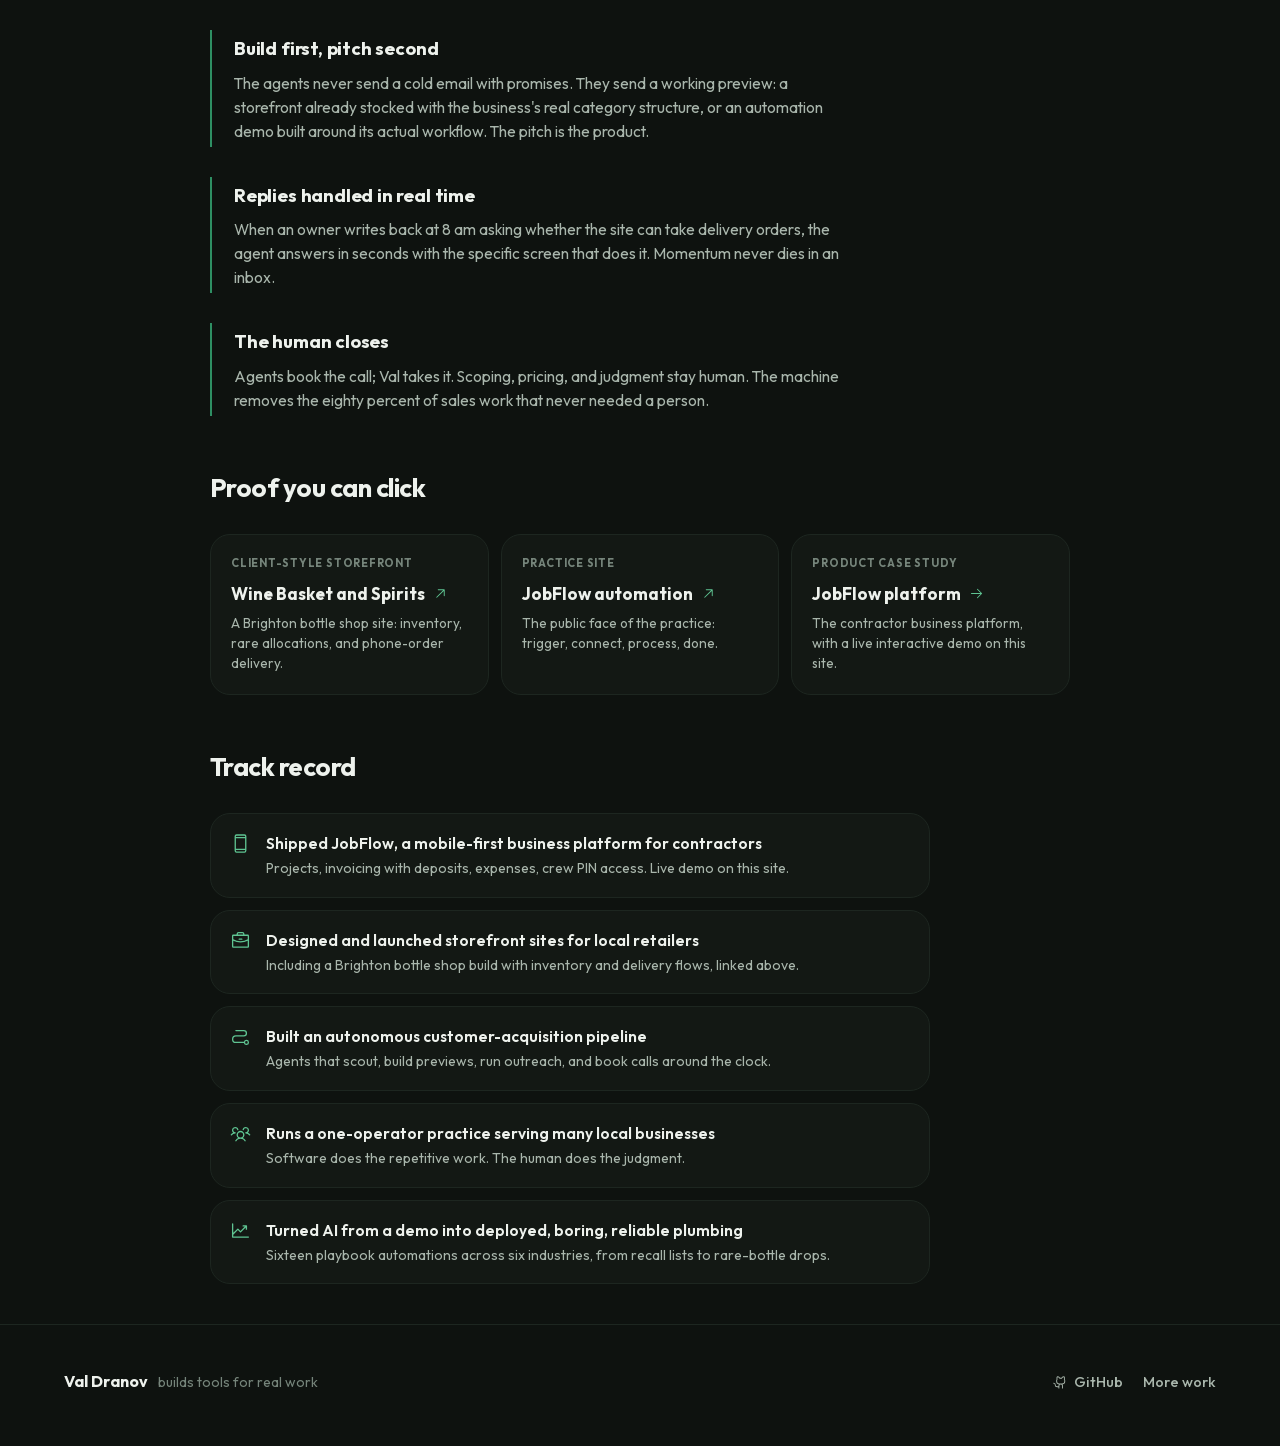
<file: projects/jobflow-consulting/index.html>
<!DOCTYPE html>
<html lang="en">
<head>
<meta charset="UTF-8">
<meta name="viewport" content="width=device-width, initial-scale=1">
<meta name="description" content="JobFlow Consulting case study: Val Dranov's automation and AI practice for local businesses around Greater Boston and the South Shore, with an autonomous customer-acquisition pipeline.">
<title>JobFlow Consulting - Case Study by Val Dranov</title>
<link rel="icon" href="data:image/svg+xml,%3Csvg xmlns='http://www.w3.org/2000/svg' viewBox='0 0 64 64'%3E%3Crect width='64' height='64' rx='14' fill='%235fc492'/%3E%3Ctext x='32' y='43' font-family='system-ui' font-size='32' font-weight='700' fill='%2308130d' text-anchor='middle'%3EV%3C/text%3E%3C/svg%3E">
<link rel="stylesheet" href="../../css/site.css">
<link rel="stylesheet" href="console.css">
</head>
<body>

<header class="nav">
  <div class="wrap nav-inner">
    <a class="nav-name" href="../../index.html"><span class="dot-mark">VD</span>Val Dranov</a>
    <nav class="nav-links">
      <a href="../../index.html#work">Work</a>
      <a href="../../index.html#about">About</a>
      <a class="nav-cta" href="https://github.com/VALLI450" target="_blank" rel="noopener">
        <span data-icon="github-logo"></span>GitHub
      </a>
    </nav>
  </div>
</header>

<main class="wrap">
  <div style="max-width: 860px; margin: 0 auto; padding-top: 56px">
    <div class="case-head">
      <a class="back" href="../../index.html"><span data-icon="arrow-left"></span>All work</a>
      <h1>JobFlow Consulting</h1>
      <p class="lede">An automation and AI practice for local businesses around Greater Boston and the South Shore. Dental offices, bottle shops, landscapers: if the work repeats, an agent runs it.</p>
      <div class="case-meta">
        <span>Automation and AI consulting</span>
        <span>Greater Boston and the South Shore</span>
        <span>Live client-style builds linked below</span>
      </div>
    </div>

    <div class="case-body">

      <section class="reveal">
        <h2>Customer acquisition that runs itself</h2>
        <p>The most unusual thing about this practice is how it finds its clients. <strong>Autonomous agents work around the clock:</strong> they scout local businesses with weak or missing web presence, generate a working preview site or automation before any contact is made, send the pitch with the proof attached, answer replies in real time, and book the call.</p>
        <p>Val's role starts where the agents stop: the booked call, the scoping, the judgment. Almost no manual prospecting, no cold-call afternoons. The panel below replays a night on the pipeline.</p>
        <div class="cx" data-console style="margin-top: 26px"></div>
        <p class="cx-note">Simulated replay. Towns and timings are illustrative of a typical cycle; no client data is shown.</p>
      </section>

      <section class="reveal" id="generator">
        <h2>Watch a preview get built</h2>
        <p>The console above says the agents build a preview before they ever say hello. This is that artifact. Pick a business and a town, and the engine assembles a working storefront the same way it does overnight.</p>
        <div class="gen-controls">
          <select id="gen-type" aria-label="Business type">
            <option value="bottle">Bottle shop</option>
            <option value="pizza">Pizza place</option>
            <option value="landscape">Landscaping co</option>
          </select>
          <select id="gen-town" aria-label="Town">
            <option>Quincy</option>
            <option selected>Braintree</option>
            <option>Weymouth</option>
            <option>Hingham</option>
            <option>Plymouth</option>
          </select>
          <button class="btn btn-solid btn-sm" id="gen-go">Generate the preview</button>
        </div>
        <div class="gen-browser">
          <div class="gen-bar"><span data-icon="lock"></span><span id="gen-url">preview.jobflow.digital</span></div>
          <div class="gen-stage" id="gen-stage">
            <div class="gen-empty">Pick a business type and generate. The storefront that appears is a working interface: edit a price, mark a bottle allocated, watch it react.</div>
          </div>
        </div>
        <p class="cx-note">Assembly is staged for the demo; the storefront it produces is a live interface. One that shipped for real: <a href="https://valli450.github.io/Liquor-store/" target="_blank" rel="noopener" style="color:var(--accent)">Wine Basket and Spirits, Brighton</a>.</p>
      </section>

      <section class="reveal">
        <h2>The playbook</h2>
        <p>Sixteen of the automations JobFlow Consulting deploys for local businesses, grouped by where they hit hardest.</p>
        <div class="play-grid">
          <div class="cluster-head">Front desk and bookings</div>
          <div class="play-card"><div class="biz">Dental office</div><div class="what">An agent refills cancelled slots from the recall list by text, so chairs never sit empty.</div></div>
          <div class="play-card"><div class="biz">Dental office</div><div class="what">Insurance intake forms verified and summarized before the patient arrives.</div></div>
          <div class="play-card"><div class="biz">Restaurant</div><div class="what">Missed-call text-back that takes the reservation the phone line dropped.</div></div>
          <div class="play-card"><div class="biz">Barbershop</div><div class="what">No-show protection: confirmations, reminders, and waitlist backfill without the front desk.</div></div>
          <div class="play-card"><div class="biz">Med spa</div><div class="what">Appointment deposits and reminder flows that cut no-shows before they happen.</div></div>
          <div class="play-card"><div class="biz">Daycare</div><div class="what">Waitlist management and enrollment paperwork collected and chased automatically.</div></div>

          <div class="cluster-head">Money and back office</div>
          <div class="play-card"><div class="biz">Landscaping</div><div class="what">Photo-to-quote: the homeowner texts yard photos, the agent drafts the estimate for approval.</div></div>
          <div class="play-card"><div class="biz">HVAC</div><div class="what">Seasonal tune-up reminders with self-serve booking, timed to the first cold week.</div></div>
          <div class="play-card"><div class="biz">Law office</div><div class="what">Intake triage: new-client forms summarized into a brief before the consult.</div></div>
          <div class="play-card"><div class="biz">Restaurant</div><div class="what">Catering quotes assembled from a forwarded email thread, priced from the menu sheet.</div></div>
          <div class="play-card"><div class="biz">Cleaning company</div><div class="what">Recurring invoicing and payment chasing that never forgets a unit.</div></div>

          <div class="cluster-head">Marketing and storefronts</div>
          <div class="play-card"><div class="biz">Liquor store</div><div class="what">A storefront site with live inventory and a phone-order delivery flow. See the live build below.</div></div>
          <div class="play-card"><div class="biz">Liquor store</div><div class="what">Rare-bottle drop alerts to a text list that sells allocations in hours, not weeks.</div></div>
          <div class="play-card"><div class="biz">Bakery</div><div class="what">Daily specials posted to socials from a single text message with a photo.</div></div>
          <div class="play-card"><div class="biz">Auto shop</div><div class="what">Post-service follow-ups with review requests routed by customer sentiment.</div></div>
          <div class="play-card"><div class="biz">Gym</div><div class="what">Win-back sequences for lapsed members, written and sent without a marketer.</div></div>
        </div>
      </section>

      <section class="reveal">
        <h2>How the outreach works</h2>
        <div class="decision">
          <h3>Build first, pitch second</h3>
          <p>The agents never send a cold email with promises. They send a working preview: a storefront already stocked with the business's real category structure, or an automation demo built around its actual workflow. The pitch is the product.</p>
        </div>
        <div class="decision">
          <h3>Replies handled in real time</h3>
          <p>When an owner writes back at 8 am asking whether the site can take delivery orders, the agent answers in seconds with the specific screen that does it. Momentum never dies in an inbox.</p>
        </div>
        <div class="decision">
          <h3>The human closes</h3>
          <p>Agents book the call; Val takes it. Scoping, pricing, and judgment stay human. The machine removes the eighty percent of sales work that never needed a person.</p>
        </div>
      </section>

      <section class="reveal">
        <h2>Proof you can click</h2>
        <div class="proof-row">
          <a class="proof-card" href="https://valli450.github.io/Liquor-store/" target="_blank" rel="noopener">
            <div class="kind">Client-style storefront</div>
            <div class="name">Wine Basket and Spirits<span data-icon="arrow-up-right"></span></div>
            <div class="desc">A Brighton bottle shop site: inventory, rare allocations, and phone-order delivery.</div>
          </a>
          <a class="proof-card" href="https://valli450.github.io/test23/" target="_blank" rel="noopener">
            <div class="kind">Practice site</div>
            <div class="name">JobFlow automation<span data-icon="arrow-up-right"></span></div>
            <div class="desc">The public face of the practice: trigger, connect, process, done.</div>
          </a>
          <a class="proof-card" href="../jobflow/index.html">
            <div class="kind">Product case study</div>
            <div class="name">JobFlow platform<span data-icon="arrow-right"></span></div>
            <div class="desc">The contractor business platform, with a live interactive demo on this site.</div>
          </a>
        </div>
      </section>

      <section class="reveal">
        <h2>Track record</h2>
        <div class="record-list">
          <div class="rec"><span data-icon="device-mobile"></span><div><div class="t">Shipped JobFlow, a mobile-first business platform for contractors</div><div class="s">Projects, invoicing with deposits, expenses, crew PIN access. Live demo on this site.</div></div></div>
          <div class="rec"><span data-icon="briefcase"></span><div><div class="t">Designed and launched storefront sites for local retailers</div><div class="s">Including a Brighton bottle shop build with inventory and delivery flows, linked above.</div></div></div>
          <div class="rec"><span data-icon="path"></span><div><div class="t">Built an autonomous customer-acquisition pipeline</div><div class="s">Agents that scout, build previews, run outreach, and book calls around the clock.</div></div></div>
          <div class="rec"><span data-icon="users-three"></span><div><div class="t">Runs a one-operator practice serving many local businesses</div><div class="s">Software does the repetitive work. The human does the judgment.</div></div></div>
          <div class="rec"><span data-icon="chart-line-up"></span><div><div class="t">Turned AI from a demo into deployed, boring, reliable plumbing</div><div class="s">Sixteen playbook automations across six industries, from recall lists to rare-bottle drops.</div></div></div>
        </div>
      </section>

    </div>
  </div>
</main>

<footer class="footer">
  <div class="wrap footer-inner">
    <div class="sig">Val Dranov<span>builds tools for real work</span></div>
    <div class="footer-links">
      <a href="https://github.com/VALLI450" target="_blank" rel="noopener"><span data-icon="github-logo"></span>GitHub</a>
      <a href="../../index.html#work">More work</a>
    </div>
  </div>
</footer>

<script src="../jobflow/icons.js"></script>
<script src="../../js/site.js"></script>
<script src="console.js"></script>
<script src="generator.js"></script>
</body>
</html>
</file>
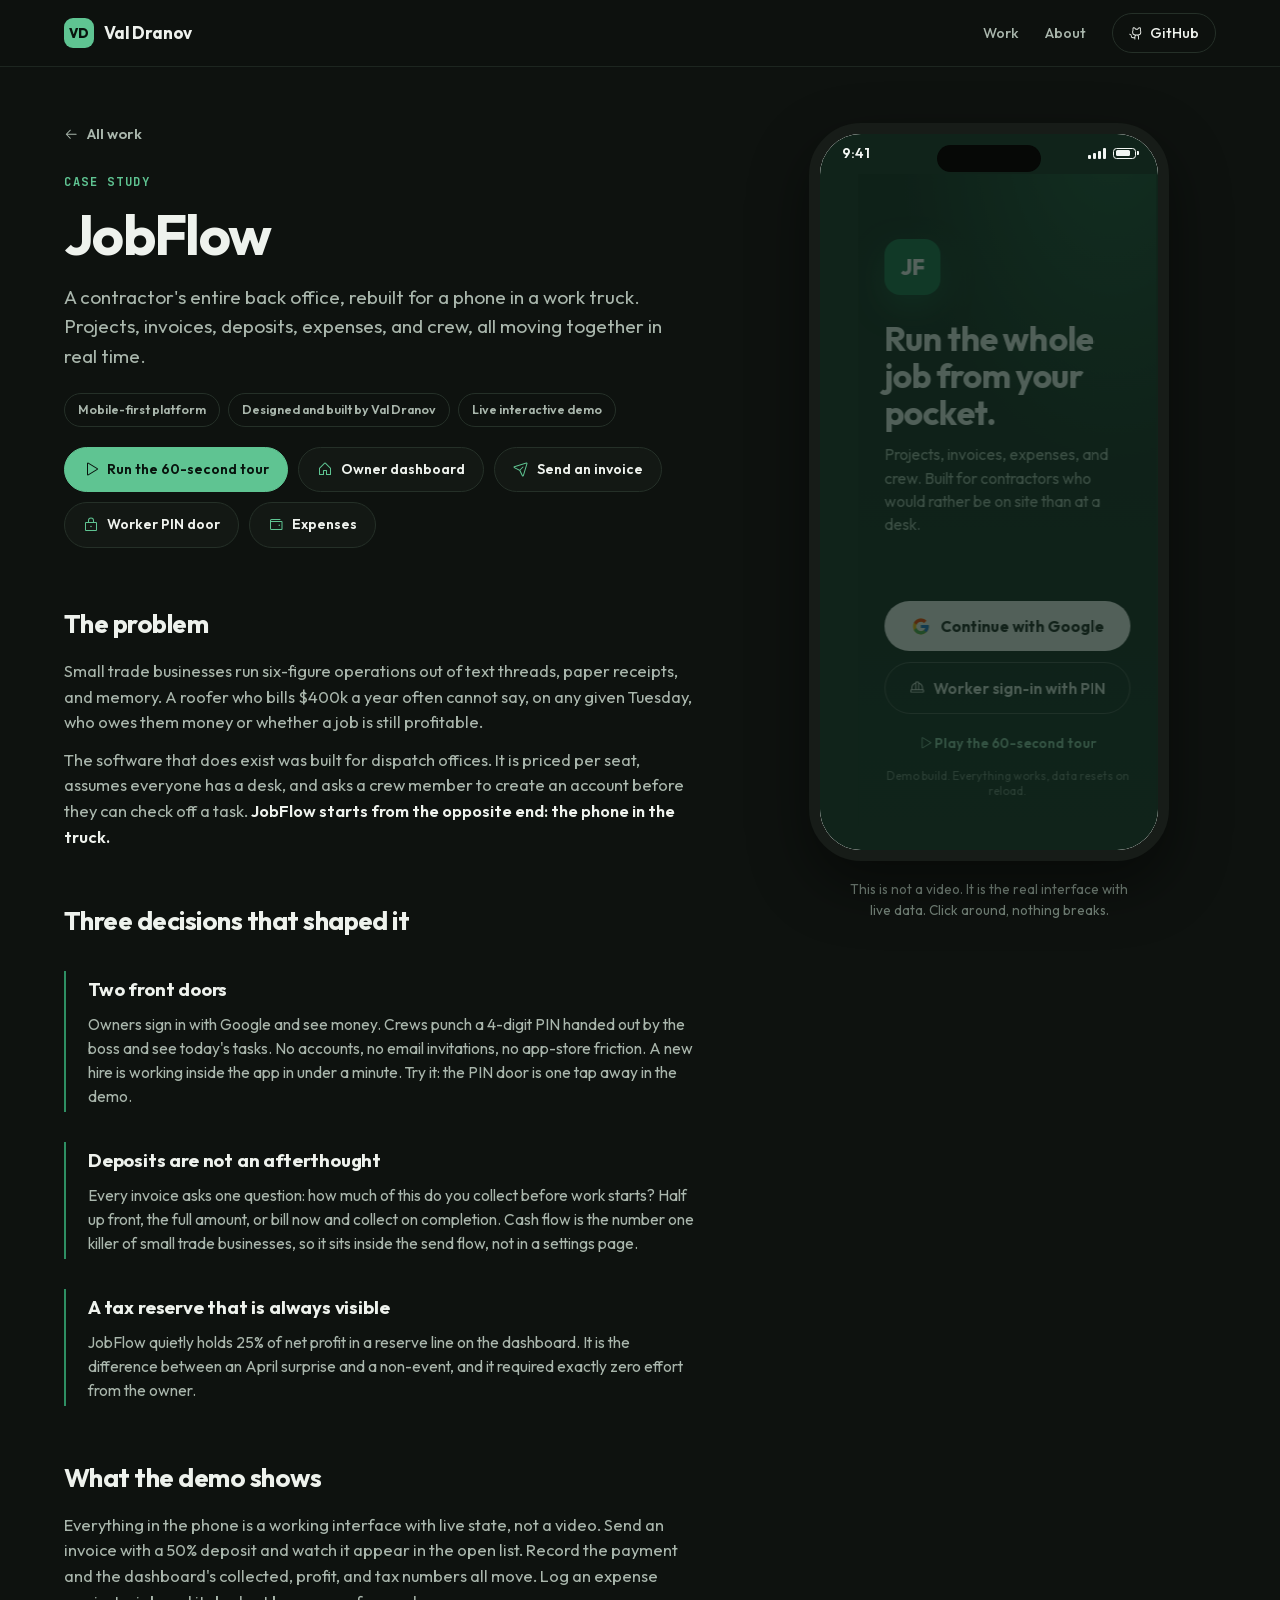
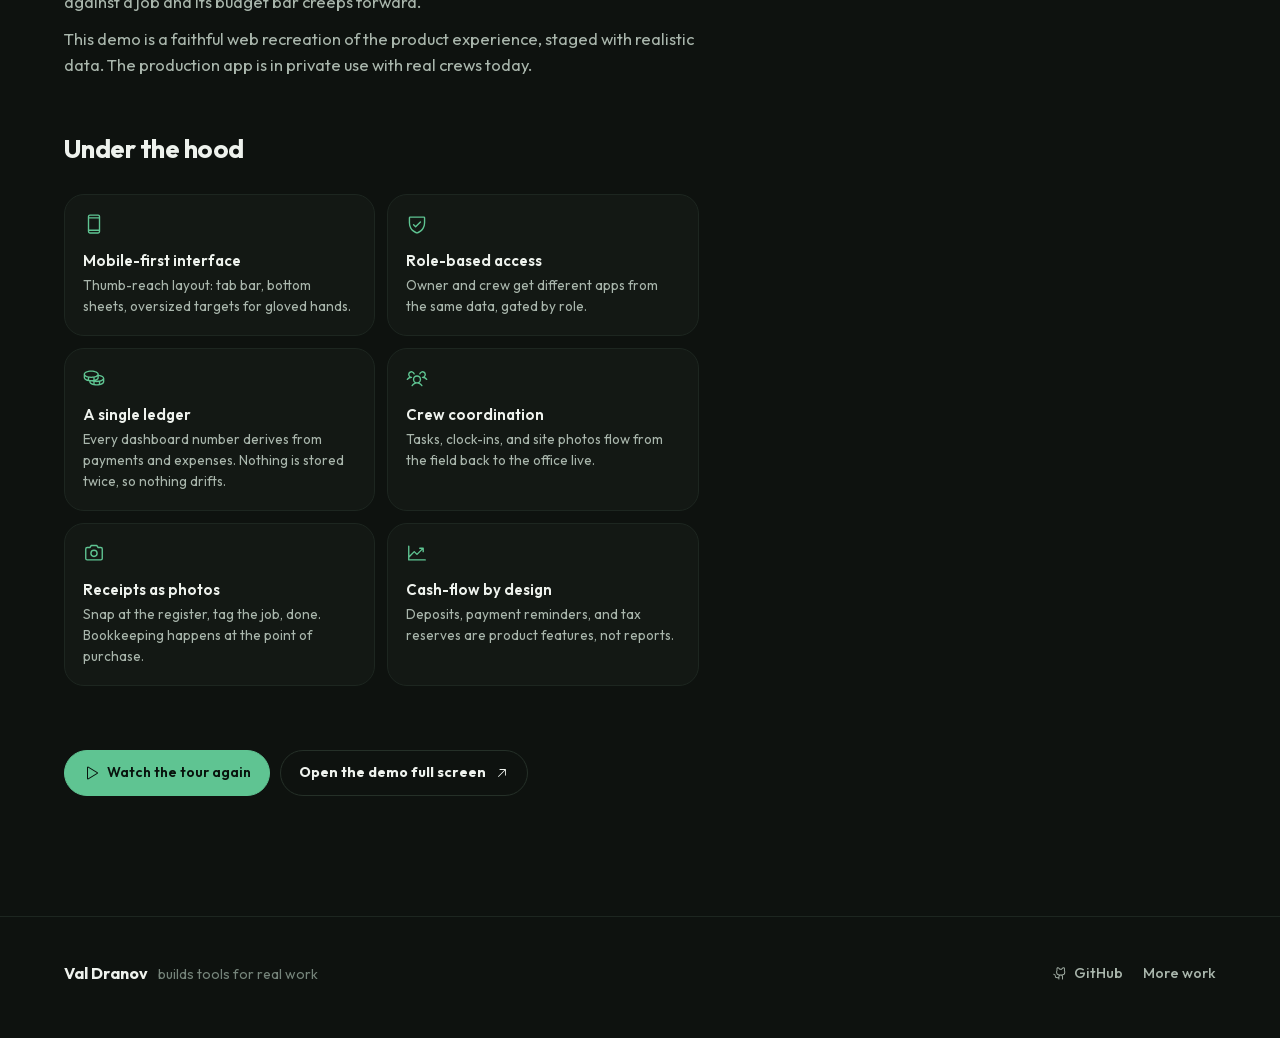
<file: projects/jobflow/index.html>
<!DOCTYPE html>
<html lang="en">
<head>
<meta charset="UTF-8">
<meta name="viewport" content="width=device-width, initial-scale=1">
<meta name="description" content="JobFlow case study: a mobile-first business platform for field-service contractors, built by Val Dranov. Includes a live interactive demo.">
<title>JobFlow - Case Study by Val Dranov</title>
<link rel="icon" href="data:image/svg+xml,%3Csvg xmlns='http://www.w3.org/2000/svg' viewBox='0 0 64 64'%3E%3Crect width='64' height='64' rx='14' fill='%235fc492'/%3E%3Ctext x='32' y='43' font-family='system-ui' font-size='32' font-weight='700' fill='%2308130d' text-anchor='middle'%3EV%3C/text%3E%3C/svg%3E">
<link rel="stylesheet" href="../../css/site.css">
</head>
<body>

<header class="nav">
  <div class="wrap nav-inner">
    <a class="nav-name" href="../../index.html"><span class="dot-mark">VD</span>Val Dranov</a>
    <nav class="nav-links">
      <a href="../../index.html#work">Work</a>
      <a href="../../index.html#about">About</a>
      <a class="nav-cta" href="https://github.com/VALLI450" target="_blank" rel="noopener">
        <span data-icon="github-logo"></span>GitHub
      </a>
    </nav>
  </div>
</header>

<main class="wrap">
  <div class="case-layout">

    <div>
      <div class="case-head">
        <a class="back" href="../../index.html"><span data-icon="arrow-left"></span>All work</a>
        <div class="eyebrow">Case study</div>
        <h1>JobFlow</h1>
        <p class="lede">A contractor's entire back office, rebuilt for a phone in a work truck. Projects, invoices, deposits, expenses, and crew, all moving together in real time.</p>
        <div class="case-meta">
          <span>Mobile-first platform</span>
          <span>Designed and built by Val Dranov</span>
          <span>Live interactive demo</span>
        </div>

        <div class="demo-controls reveal">
          <button class="primary" data-demo="tour"><span data-icon="play"></span>Run the 60-second tour</button>
          <button data-demo="home"><span data-icon="house"></span>Owner dashboard</button>
          <button data-demo="new-invoice"><span data-icon="paper-plane-tilt"></span>Send an invoice</button>
          <button data-demo="worker"><span data-icon="lock"></span>Worker PIN door</button>
          <button data-demo="expenses"><span data-icon="wallet"></span>Expenses</button>
        </div>
      </div>

      <div class="case-body">
        <section class="reveal">
          <h2>The problem</h2>
          <p>Small trade businesses run six-figure operations out of text threads, paper receipts, and memory. A roofer who bills $400k a year often cannot say, on any given Tuesday, who owes them money or whether a job is still profitable.</p>
          <p>The software that does exist was built for dispatch offices. It is priced per seat, assumes everyone has a desk, and asks a crew member to create an account before they can check off a task. <strong>JobFlow starts from the opposite end: the phone in the truck.</strong></p>
        </section>

        <section class="reveal">
          <h2>Three decisions that shaped it</h2>

          <div class="decision">
            <h3>Two front doors</h3>
            <p>Owners sign in with Google and see money. Crews punch a 4-digit PIN handed out by the boss and see today's tasks. No accounts, no email invitations, no app-store friction. A new hire is working inside the app in under a minute. Try it: the PIN door is one tap away in the demo.</p>
          </div>

          <div class="decision">
            <h3>Deposits are not an afterthought</h3>
            <p>Every invoice asks one question: how much of this do you collect before work starts? Half up front, the full amount, or bill now and collect on completion. Cash flow is the number one killer of small trade businesses, so it sits inside the send flow, not in a settings page.</p>
          </div>

          <div class="decision">
            <h3>A tax reserve that is always visible</h3>
            <p>JobFlow quietly holds 25% of net profit in a reserve line on the dashboard. It is the difference between an April surprise and a non-event, and it required exactly zero effort from the owner.</p>
          </div>
        </section>

        <section class="reveal">
          <h2>What the demo shows</h2>
          <p>Everything in the phone is a working interface with live state, not a video. Send an invoice with a 50% deposit and watch it appear in the open list. Record the payment and the dashboard's collected, profit, and tax numbers all move. Log an expense against a job and its budget bar creeps forward.</p>
          <p>This demo is a faithful web recreation of the product experience, staged with realistic data. The production app is in private use with real crews today.</p>
        </section>

        <section class="reveal">
          <h2>Under the hood</h2>
          <div class="hood-grid">
            <div class="cell">
              <span data-icon="device-mobile"></span>
              <div class="t">Mobile-first interface</div>
              <div class="s">Thumb-reach layout: tab bar, bottom sheets, oversized targets for gloved hands.</div>
            </div>
            <div class="cell">
              <span data-icon="shield-check"></span>
              <div class="t">Role-based access</div>
              <div class="s">Owner and crew get different apps from the same data, gated by role.</div>
            </div>
            <div class="cell">
              <span data-icon="coins"></span>
              <div class="t">A single ledger</div>
              <div class="s">Every dashboard number derives from payments and expenses. Nothing is stored twice, so nothing drifts.</div>
            </div>
            <div class="cell">
              <span data-icon="users-three"></span>
              <div class="t">Crew coordination</div>
              <div class="s">Tasks, clock-ins, and site photos flow from the field back to the office live.</div>
            </div>
            <div class="cell">
              <span data-icon="camera"></span>
              <div class="t">Receipts as photos</div>
              <div class="s">Snap at the register, tag the job, done. Bookkeeping happens at the point of purchase.</div>
            </div>
            <div class="cell">
              <span data-icon="chart-line-up"></span>
              <div class="t">Cash-flow by design</div>
              <div class="s">Deposits, payment reminders, and tax reserves are product features, not reports.</div>
            </div>
          </div>
        </section>

        <section class="reveal case-cta-desktop" style="margin-top:64px">
          <div class="demo-controls">
            <button class="primary" data-demo="tour"><span data-icon="play"></span>Watch the tour again</button>
            <a class="btn btn-line btn-sm" href="app.html" target="_blank" rel="noopener" style="border-radius:999px">
              Open the demo full screen<span data-icon="arrow-up-right"></span>
            </a>
          </div>
        </section>
      </div>
    </div>

    <aside class="case-demo-col">
      <div class="phone">
        <div class="island"></div>
        <iframe id="demo-frame" src="app.html" title="JobFlow live demo" loading="eager"></iframe>
      </div>
      <p class="hint">This is not a video. It is the real interface with live data. Click around, nothing breaks.</p>
    </aside>

  </div>
</main>

<div class="demo-bar">
  <a href="app.html"><span data-icon="play"></span>Open the live demo</a>
</div>

<footer class="footer">
  <div class="wrap footer-inner">
    <div class="sig">Val Dranov<span>builds tools for real work</span></div>
    <div class="footer-links">
      <a href="https://github.com/VALLI450" target="_blank" rel="noopener"><span data-icon="github-logo"></span>GitHub</a>
      <a href="../../index.html#work">More work</a>
    </div>
  </div>
</footer>

<script src="icons.js"></script>
<script src="../../js/site.js"></script>
</body>
</html>
</file>
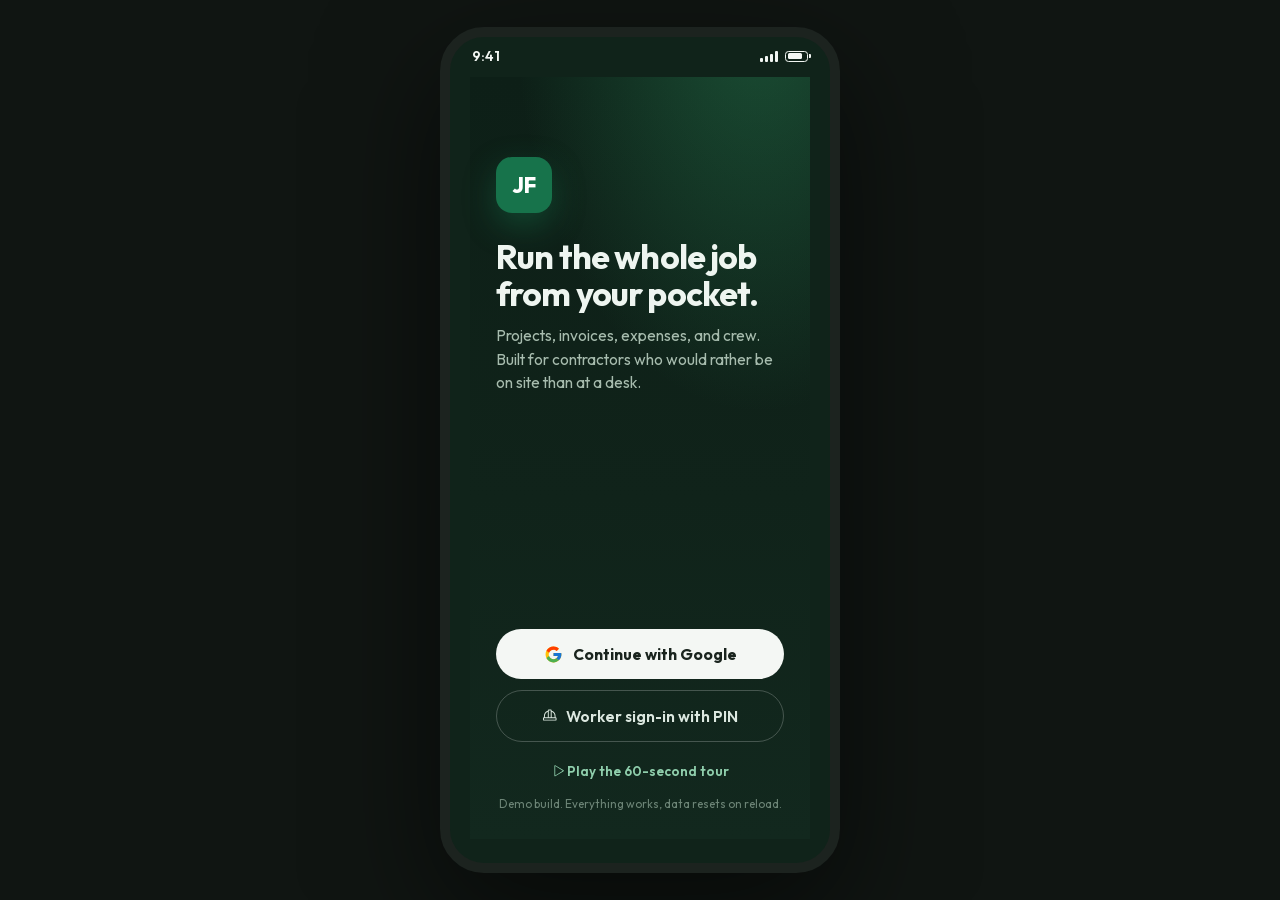
<file: projects/jobflow/app.html>
<!DOCTYPE html>
<html lang="en">
<head>
<meta charset="UTF-8">
<meta name="viewport" content="width=device-width, initial-scale=1, viewport-fit=cover, user-scalable=no">
<meta name="theme-color" content="#f4f6f4">
<title>JobFlow - Live Demo</title>
<link rel="icon" href="data:image/svg+xml,%3Csvg xmlns='http://www.w3.org/2000/svg' viewBox='0 0 64 64'%3E%3Crect width='64' height='64' rx='14' fill='%2317734b'/%3E%3Ctext x='32' y='42' font-family='system-ui' font-size='30' font-weight='700' fill='white' text-anchor='middle'%3EJF%3C/text%3E%3C/svg%3E">
<link rel="stylesheet" href="app.css">
</head>
<body>
<div id="app" class="app" aria-live="polite">
  <div class="statusbar" id="statusbar">
    <span class="sb-time" id="sb-time">9:41</span>
    <span class="sb-right">
      <span class="sb-signal" aria-hidden="true"><i></i><i></i><i></i><i></i></span>
      <span class="sb-batt" aria-hidden="true"><b></b></span>
    </span>
  </div>
  <main class="screen-holder" id="screen"></main>
  <nav class="tabbar" id="tabbar" hidden></nav>
  <div class="sheet-layer" id="sheet-layer" hidden>
    <div class="sheet-backdrop" data-action="close-sheet"></div>
    <section class="sheet" id="sheet" role="dialog" aria-modal="true"></section>
  </div>
  <div class="toast-layer" id="toast-layer" aria-live="assertive"></div>
  <div class="tour-layer" id="tour-layer" hidden>
    <div class="tour-card" id="tour-card"></div>
  </div>
</div>
<script src="icons.js"></script>
<script src="app.js"></script>
</body>
</html>
</file>
<file: css/site.css>
/* Val Drenov portfolio - shared design system
   Theme: locked dark. Accent: desaturated green, one accent for the whole site.
   Shape system: cards 20px, pills for buttons/chips. */

@font-face {
  font-family: "Outfit";
  src: url("../assets/fonts/outfit-latin.woff2") format("woff2");
  font-weight: 300 800;
  font-display: swap;
}
@font-face {
  font-family: "JetBrains Mono";
  src: url("../assets/fonts/jbmono-latin.woff2") format("woff2");
  font-weight: 400 700;
  font-display: swap;
}

:root {
  --bg: #0e120f;
  --bg-soft: #131814;
  --panel: #161d18;
  --panel-2: #1a221c;
  --line: #253028;
  --line-soft: #1d2620;
  --ink: #eef2ed;
  --muted: #a9b6ac;
  --faint: #75847a;
  --accent: #5fc492;
  --accent-deep: #2e8f63;
  --accent-ink: #08130d;
  --r-card: 20px;
  --sans: "Outfit", -apple-system, "Segoe UI", sans-serif;
  --mono: "JetBrains Mono", ui-monospace, monospace;
  --shadow-card: 0 24px 60px rgba(0, 0, 0, 0.45);
}

* { margin: 0; padding: 0; box-sizing: border-box; }

html { scroll-behavior: smooth; }
@media (prefers-reduced-motion: reduce) {
  html { scroll-behavior: auto; }
}

body {
  font-family: var(--sans);
  background: var(--bg);
  color: var(--ink);
  line-height: 1.55;
  -webkit-font-smoothing: antialiased;
}

img { max-width: 100%; display: block; }
a { color: inherit; }
button { font: inherit; color: inherit; background: none; border: 0; cursor: pointer; }

.wrap { max-width: 1200px; margin: 0 auto; padding: 0 24px; }

.icon { width: 1em; height: 1em; display: inline-block; vertical-align: -0.12em; fill: currentColor; }

::selection { background: var(--accent); color: var(--accent-ink); }

/* ---------- nav ---------- */
.nav {
  position: sticky; top: 0; z-index: 50;
  background: rgba(14, 18, 15, 0.82);
  -webkit-backdrop-filter: blur(14px);
  backdrop-filter: blur(14px);
  border-bottom: 1px solid var(--line-soft);
}
.nav-inner {
  height: 66px;
  display: flex; align-items: center; justify-content: space-between;
}
.nav-name {
  font-weight: 700; font-size: 17px; letter-spacing: -0.01em;
  text-decoration: none;
  display: flex; align-items: center; gap: 10px;
}
.nav-name .dot-mark {
  width: 30px; height: 30px; border-radius: 9px;
  background: var(--accent);
  color: var(--accent-ink);
  display: grid; place-items: center;
  font-size: 13px; font-weight: 800;
  overflow: hidden;
}
.nav-name .dot-mark.has-photo { background: var(--bg-soft); }
.nav-name .dot-mark img { width: 100%; height: 100%; object-fit: cover; border-radius: inherit; }

.usecases { margin-top: 64px; }
.usecases h3 { font-size: 24px; font-weight: 700; letter-spacing: -0.02em; }
.usecases .sub { margin-top: 8px; font-size: 15.5px; }
.uc-link {
  display: inline-flex; align-items: center; gap: 6px;
  margin-top: 12px;
  font-size: 13px; font-weight: 700;
  color: var(--accent); text-decoration: none;
}
.uc-link .icon { font-size: 13px; }
.uc-link:hover { text-decoration: underline; }
.nav-links { display: flex; align-items: center; gap: 26px; }
.nav-links a {
  font-size: 14.5px; font-weight: 500; color: var(--muted);
  text-decoration: none;
  transition: color 0.15s ease;
}
.nav-links a:hover { color: var(--ink); }
.nav-links a.nav-cta {
  color: var(--ink);
  border: 1px solid var(--line);
  padding: 8px 16px; border-radius: 999px;
  display: inline-flex; align-items: center; gap: 7px;
  transition: border-color 0.15s ease, background 0.15s ease;
}
.nav-links a.nav-cta:hover { border-color: var(--accent-deep); background: var(--bg-soft); }
@media (max-width: 640px) {
  .nav-links a:not(.nav-cta) { display: none; }
}

/* ---------- buttons ---------- */
.btn {
  display: inline-flex; align-items: center; justify-content: center; gap: 9px;
  padding: 14px 26px; border-radius: 999px;
  font-size: 15.5px; font-weight: 700;
  text-decoration: none;
  transition: transform 0.15s ease, background 0.15s ease, border-color 0.15s ease;
}
.btn:active { transform: scale(0.98); }
.btn-solid { background: var(--accent); color: var(--accent-ink); }
.btn-solid:hover { background: #74d2a4; }
.btn-line { border: 1px solid var(--line); color: var(--ink); }
.btn-line:hover { border-color: var(--accent-deep); background: var(--bg-soft); }
.btn-sm { padding: 10px 18px; font-size: 14px; }

/* ---------- hero ---------- */
.hero {
  padding: 64px 0 40px;
  display: grid;
  grid-template-columns: minmax(0, 7fr) minmax(0, 5fr);
  gap: 48px;
  align-items: center;
  min-height: min(760px, calc(100dvh - 66px));
}
.hero h1 {
  font-size: clamp(38px, 5.2vw, 64px);
  font-weight: 700;
  letter-spacing: -0.03em;
  line-height: 1.04;
}
.hero h1 em {
  font-style: italic;
  color: var(--accent);
  line-height: 1.1;
  padding-bottom: 4px;
}
.hero .lede {
  font-size: 18px; color: var(--muted);
  max-width: 44ch;
  margin-top: 22px;
}
.hero .cta-row { display: flex; gap: 14px; margin-top: 34px; flex-wrap: wrap; }
.hero-phone-side { display: flex; justify-content: center; }

@media (max-width: 940px) {
  .hero { grid-template-columns: 1fr; min-height: 0; padding-top: 48px; }
  .hero-phone-side { display: none; }
}

/* ---------- phone frame ---------- */
.phone {
  position: relative;
  width: min(360px, 88vw);
  aspect-ratio: 390 / 800;
  border-radius: 52px;
  border: 11px solid #171c18;
  background: #000;
  box-shadow:
    inset 0 0 0 2px #2a322c,
    var(--shadow-card);
  overflow: hidden;
  flex: none;
}
.phone iframe {
  width: 100%; height: 100%;
  border: 0;
  background: #f4f6f4;
}
.phone .island {
  position: absolute; top: 11px; left: 50%; transform: translateX(-50%);
  width: 104px; height: 27px; border-radius: 999px;
  background: #060806;
  z-index: 5;
}
.phone-float { animation: phone-float 7s ease-in-out infinite; }
@keyframes phone-float {
  0%, 100% { transform: translateY(0); }
  50% { transform: translateY(-12px); }
}
@media (prefers-reduced-motion: reduce) {
  .phone-float { animation: none; }
}

/* ---------- section scaffolding ---------- */
.section { padding: 96px 0; }
.section-tight { padding: 64px 0; }
.section h2 {
  font-size: clamp(28px, 3.4vw, 42px);
  font-weight: 700;
  letter-spacing: -0.025em;
  line-height: 1.1;
}
.section .sub {
  color: var(--muted); font-size: 17px;
  max-width: 58ch;
  margin-top: 14px;
}
.eyebrow {
  font-family: var(--mono);
  font-size: 12px; font-weight: 700;
  letter-spacing: 0.14em; text-transform: uppercase;
  color: var(--accent);
  margin-bottom: 14px;
}

/* ---------- flagship project card ---------- */
.flagship {
  margin-top: 44px;
  background: linear-gradient(160deg, #14241b, #101a14 55%, #0f1611);
  border: 1px solid var(--line);
  border-radius: 28px;
  overflow: hidden;
  display: grid;
  grid-template-columns: minmax(0, 6fr) minmax(0, 5fr);
  gap: 24px;
}
.flagship-copy { padding: 48px 20px 48px 48px; display: flex; flex-direction: column; }
.flagship-copy .app-badge {
  width: 52px; height: 52px; border-radius: 15px;
  background: #17734b;
  color: #fff; font-weight: 800; font-size: 19px;
  display: grid; place-items: center;
  box-shadow: 0 10px 26px rgba(23, 115, 75, 0.4);
}
.flagship-copy h3 { font-size: 30px; font-weight: 700; letter-spacing: -0.02em; margin-top: 20px; }
.flagship-copy .tag { color: var(--accent); font-weight: 600; font-size: 15px; margin-top: 4px; }
.flagship-copy p { color: var(--muted); margin-top: 14px; max-width: 46ch; }
.feature-chips { display: flex; flex-wrap: wrap; gap: 8px; margin-top: 20px; }
.feature-chips span {
  font-size: 12.5px; font-weight: 600;
  color: var(--muted);
  border: 1px solid var(--line);
  padding: 6px 12px; border-radius: 999px;
}
.flagship-copy .cta-row { display: flex; gap: 12px; margin-top: auto; padding-top: 30px; flex-wrap: wrap; }
.flagship-phone {
  display: flex; align-items: flex-end; justify-content: center;
  padding: 52px 40px 0;
}
.flagship-phone .phone {
  width: min(300px, 70vw);
  border-radius: 44px 44px 0 0;
  border-bottom: 0;
  aspect-ratio: 390 / 660;
  box-shadow: inset 0 0 0 2px #2a322c, 0 -18px 50px rgba(0, 0, 0, 0.35);
}
@media (max-width: 900px) {
  .flagship { grid-template-columns: 1fr; }
  .flagship-copy { padding: 34px 26px 8px; }
  .flagship-phone { padding: 26px 26px 0; }
}

.more-note {
  margin-top: 18px;
  color: var(--faint); font-size: 14.5px;
  display: flex; align-items: center; gap: 9px;
}

/* ---------- about ---------- */
.about-grid {
  display: grid; grid-template-columns: minmax(0, 5fr) minmax(0, 7fr); gap: 56px;
  margin-top: 8px;
  align-items: center;
}
.about-photo {
  position: relative;
  margin: 0;
  max-width: 400px;
  justify-self: center;
}
.about-photo img {
  width: 100%; height: auto;
  border-radius: 26px;
  display: block;
}
.about-photo::after {
  content: "";
  position: absolute; inset: 0;
  border-radius: 26px;
  box-shadow:
    inset 0 0 0 1px rgba(95, 196, 146, 0.14),
    inset 0 -90px 110px -50px var(--bg);
  pointer-events: none;
}
.about-photo::before {
  content: "";
  position: absolute;
  inset: -8% -12% auto auto;
  width: 70%; height: 55%;
  background: radial-gradient(closest-side, rgba(95, 196, 146, 0.16), transparent);
  filter: blur(30px);
  z-index: -1;
  pointer-events: none;
}
.creds { margin-top: 56px; }
.creds h3 { font-size: 24px; font-weight: 700; letter-spacing: -0.02em; }
.creds .sub { margin-top: 8px; font-size: 15.5px; }
.creds-grid {
  display: grid; grid-template-columns: repeat(4, 1fr); gap: 12px;
  margin-top: 22px;
}
@media (max-width: 900px) { .creds-grid { grid-template-columns: repeat(2, 1fr); } }
@media (max-width: 480px) { .creds-grid { grid-template-columns: 1fr; } }
.cred {
  display: block;
  background: var(--bg-soft);
  border: 1px solid var(--line-soft);
  border-radius: var(--r-card);
  overflow: hidden;
  text-decoration: none;
  transition: border-color 0.15s ease, transform 0.15s ease;
}
.cred:hover { border-color: var(--accent-deep); transform: translateY(-2px); }
.cred .thumb {
  display: block;
  position: relative;
  aspect-ratio: 4 / 3;
  background: #f4f2ec;
}
.cred .thumb img {
  position: absolute; inset: 12px;
  width: calc(100% - 24px); height: calc(100% - 24px);
  object-fit: contain;
}
.cred-info { display: block; padding: 12px 15px 14px; }
.cred-info .t { display: block; font-weight: 600; font-size: 14.5px; color: var(--ink); }
.cred-info .s {
  display: flex; align-items: center; gap: 6px;
  font-size: 12px; color: var(--muted); margin-top: 3px;
}
.cred-info .s .icon { color: var(--accent); font-size: 12px; }

.skill-list.skills-row {
  display: flex; flex-wrap: wrap; gap: 12px;
  margin-top: 44px;
}
.skill-list.skills-row .skill { flex: 1 1 340px; }
.about-grid .lede-lg { font-size: 21px; line-height: 1.5; color: var(--ink); font-weight: 400; }
.about-grid .lede-lg strong { color: var(--accent); font-weight: 600; }
.about-grid .body { color: var(--muted); margin-top: 18px; font-size: 16px; }
.skill-list { display: grid; gap: 14px; }
.skill-list .skill {
  display: flex; gap: 14px; align-items: flex-start;
  background: var(--bg-soft);
  border: 1px solid var(--line-soft);
  border-radius: var(--r-card);
  padding: 16px 18px;
}
.skill .icon { flex: none; font-size: 21px; color: var(--accent); margin-top: 2px; }
.skill .t { font-weight: 600; font-size: 15.5px; }
.skill .s { color: var(--muted); font-size: 13.5px; margin-top: 2px; }
@media (max-width: 860px) {
  .about-grid { grid-template-columns: 1fr; gap: 34px; }
  .about-photo { max-width: 340px; }
  .about-photo::before { inset: -6% 0 auto auto; width: 60%; }
}

/* ---------- footer ---------- */
.footer {
  border-top: 1px solid var(--line-soft);
  padding: 44px 0 52px;
  margin-top: 40px;
}
.footer-inner {
  display: flex; justify-content: space-between; align-items: center; gap: 20px; flex-wrap: wrap;
}
.footer .sig { font-weight: 700; font-size: 16px; }
.footer .sig span { color: var(--faint); font-weight: 400; font-size: 14px; margin-left: 10px; }
.footer-links { display: flex; gap: 20px; }
.footer-links a {
  color: var(--muted); text-decoration: none; font-size: 14.5px; font-weight: 500;
  display: inline-flex; align-items: center; gap: 7px;
  transition: color 0.15s ease;
}
.footer-links a:hover { color: var(--ink); }

/* ---------- case study layout ---------- */
.case-layout {
  display: grid;
  grid-template-columns: minmax(0, 7fr) minmax(0, 5fr);
  gap: 64px;
  padding: 56px 0 80px;
  align-items: start;
}
.case-demo-col {
  position: sticky; top: 96px;
  display: flex; flex-direction: column; align-items: center; gap: 18px;
}
.case-demo-col .hint { color: var(--faint); font-size: 13.5px; text-align: center; max-width: 32ch; }
@media (max-width: 940px) {
  .case-layout { grid-template-columns: 1fr; }
  .case-demo-col { display: none; }
}

.case-head .back {
  display: inline-flex; align-items: center; gap: 8px;
  color: var(--muted); text-decoration: none; font-size: 14.5px; font-weight: 600;
  margin-bottom: 28px;
  transition: color 0.15s ease;
}
.case-head .back:hover { color: var(--ink); }
.case-head h1 {
  font-size: clamp(36px, 4.6vw, 56px);
  font-weight: 700; letter-spacing: -0.03em; line-height: 1.05;
}
.case-head .lede { font-size: 19px; color: var(--muted); margin-top: 18px; max-width: 52ch; }
.case-meta { display: flex; gap: 8px; flex-wrap: wrap; margin-top: 22px; }
.case-meta span {
  font-size: 12.5px; font-weight: 600; color: var(--muted);
  border: 1px solid var(--line); border-radius: 999px; padding: 6px 13px;
}

.case-body { margin-top: 56px; }
.case-body h2 { font-size: 26px; font-weight: 700; letter-spacing: -0.02em; margin: 52px 0 14px; }
.case-body p { color: var(--muted); font-size: 16.5px; max-width: 62ch; margin-top: 12px; }
.case-body p strong { color: var(--ink); font-weight: 600; }

/* demo deep-link buttons */
.demo-controls { display: flex; flex-wrap: wrap; gap: 10px; margin-top: 20px; }
.demo-controls button {
  display: inline-flex; align-items: center; gap: 8px;
  border: 1px solid var(--line);
  background: var(--bg-soft);
  color: var(--ink);
  padding: 11px 18px; border-radius: 999px;
  font-size: 14px; font-weight: 600;
  transition: border-color 0.15s ease, background 0.15s ease, transform 0.15s ease;
}
.demo-controls button:hover { border-color: var(--accent-deep); }
.demo-controls button:active { transform: scale(0.97); }
.demo-controls button.primary { background: var(--accent); border-color: var(--accent); color: var(--accent-ink); }
.demo-controls button .icon { color: var(--accent); font-size: 16px; }
.demo-controls button.primary .icon { color: var(--accent-ink); }

/* decision blocks */
.decision {
  border-left: 2px solid var(--accent-deep);
  padding: 4px 0 4px 22px;
  margin-top: 30px;
}
.decision h3 { font-size: 18.5px; font-weight: 700; letter-spacing: -0.01em; }
.decision p { margin-top: 8px; font-size: 15.5px; }

/* skills-under-the-hood grid */
.hood-grid { display: grid; grid-template-columns: 1fr 1fr; gap: 12px; margin-top: 24px; }
.hood-grid .cell {
  background: var(--bg-soft);
  border: 1px solid var(--line-soft);
  border-radius: var(--r-card);
  padding: 18px;
}
.hood-grid .cell .icon { font-size: 22px; color: var(--accent); }
.hood-grid .cell .t { font-weight: 600; font-size: 15px; margin-top: 10px; }
.hood-grid .cell .s { color: var(--muted); font-size: 13.5px; margin-top: 3px; }
@media (max-width: 640px) {
  .hood-grid { grid-template-columns: 1fr; }
}

/* mobile demo bar (case study, small screens) */
.demo-bar {
  display: none;
  position: fixed; left: 14px; right: 14px;
  bottom: calc(env(safe-area-inset-bottom, 0px) + 14px);
  z-index: 60;
}
.demo-bar a {
  display: flex; align-items: center; justify-content: center; gap: 9px;
  background: var(--accent); color: var(--accent-ink);
  font-weight: 700; font-size: 15.5px;
  padding: 16px; border-radius: 999px;
  text-decoration: none;
  box-shadow: 0 16px 40px rgba(0, 0, 0, 0.5);
}
@media (max-width: 940px) {
  .demo-bar { display: block; }
  .case-cta-desktop { display: none; }
}

/* ---------- scroll reveal ---------- */
.reveal {
  opacity: 0;
  transform: translateY(22px);
  transition: opacity 0.7s cubic-bezier(0.16, 1, 0.3, 1), transform 0.7s cubic-bezier(0.16, 1, 0.3, 1);
}
.reveal.in { opacity: 1; transform: none; }
@media (prefers-reduced-motion: reduce) {
  .reveal { opacity: 1; transform: none; transition: none; }
}
</file>
<file: projects/jobflow-consulting/console.css>
/* Acquisition-engine console panel */

.cx {
  background: #0a0e0b;
  border: 1px solid var(--line);
  border-radius: var(--r-card);
  overflow: hidden;
  font-family: var(--mono);
}

.cx-head {
  display: flex; align-items: center; gap: 12px;
  padding: 13px 18px;
  border-bottom: 1px solid var(--line-soft);
}
.cx-title { font-size: 13px; font-weight: 700; color: var(--ink); letter-spacing: 0.02em; }
.cx-pill {
  font-size: 10.5px; font-weight: 700; letter-spacing: 0.08em; text-transform: uppercase;
  color: var(--faint);
  border: 1px solid var(--line);
  padding: 3px 9px; border-radius: 999px;
}
.cx-pause {
  margin-left: auto;
  font-family: var(--mono); font-size: 12px; font-weight: 700;
  color: var(--muted);
  border: 1px solid var(--line); border-radius: 999px;
  padding: 5px 13px;
  transition: color 0.15s ease, border-color 0.15s ease;
}
.cx-pause:hover { color: var(--ink); border-color: var(--accent-deep); }

.cx-stats {
  display: flex;
  border-bottom: 1px solid var(--line-soft);
}
.cx-stat {
  flex: 1;
  padding: 12px 8px 11px;
  text-align: center;
}
.cx-stat + .cx-stat { border-left: 1px solid var(--line-soft); }
.cx-stat b { display: block; font-size: 19px; font-weight: 700; color: var(--accent); font-variant-numeric: tabular-nums; }
.cx-stat span { display: block; font-size: 10px; color: var(--faint); letter-spacing: 0.06em; text-transform: uppercase; margin-top: 3px; }

.cx-feed {
  padding: 14px 18px 16px;
  display: flex; flex-direction: column; gap: 9px;
  height: 320px;
  overflow: hidden;
  justify-content: flex-end;
}
.cx[data-compact] .cx-feed { height: 218px; }

.cx-line {
  display: flex; gap: 10px; align-items: baseline;
  font-size: 12.5px; line-height: 1.45;
  animation: cx-in 0.35s cubic-bezier(0.16, 1, 0.3, 1);
}
@keyframes cx-in { from { opacity: 0; transform: translateY(8px); } to { opacity: 1; transform: none; } }
@media (prefers-reduced-motion: reduce) {
  .cx-line { animation: none; }
}

.cx-time { color: var(--faint); flex: none; font-size: 11.5px; }
.cx-tag {
  flex: none; width: 64px;
  font-size: 10px; font-weight: 700; letter-spacing: 0.07em; text-transform: uppercase;
  color: var(--faint);
}
.cx-text { color: var(--muted); }

.cx-build .cx-tag, .cx-agent .cx-tag { color: var(--accent); }
.cx-build .cx-text, .cx-agent .cx-text { color: #cfe6d8; }
.cx-reply .cx-tag { color: #d9a866; }
.cx-reply .cx-text { color: #e6d2b4; }
.cx-deal .cx-tag { color: var(--accent); }
.cx-deal .cx-text { color: var(--ink); font-weight: 700; }
.cx-cycle .cx-text { color: var(--faint); font-style: italic; }

.cx-note {
  color: var(--faint); font-size: 13px; margin-top: 12px;
  font-family: var(--sans);
}

/* playbook grid */
.play-grid {
  display: grid; grid-template-columns: repeat(3, 1fr); gap: 12px;
  margin-top: 26px;
}
.play-grid .cluster-head {
  grid-column: 1 / -1;
  font-size: 14px; font-weight: 700; color: var(--accent);
  margin-top: 18px;
}
.play-grid .cluster-head:first-child { margin-top: 0; }
.play-card {
  background: var(--bg-soft);
  border: 1px solid var(--line-soft);
  border-radius: var(--r-card);
  padding: 16px 17px;
}
.play-card .biz {
  font-size: 11px; font-weight: 700; letter-spacing: 0.07em; text-transform: uppercase;
  color: var(--faint);
}
.play-card .what { font-size: 14.5px; color: var(--ink); font-weight: 500; margin-top: 7px; line-height: 1.45; }
@media (max-width: 900px) { .play-grid { grid-template-columns: 1fr 1fr; } }
@media (max-width: 580px) { .play-grid { grid-template-columns: 1fr; } }

/* proof links */
.proof-row { display: grid; grid-template-columns: repeat(3, 1fr); gap: 12px; margin-top: 26px; }
.proof-card {
  display: block;
  background: var(--bg-soft);
  border: 1px solid var(--line-soft);
  border-radius: var(--r-card);
  padding: 20px;
  text-decoration: none;
  transition: border-color 0.15s ease, transform 0.15s ease;
}
.proof-card:hover { border-color: var(--accent-deep); transform: translateY(-2px); }
.proof-card .kind { font-size: 11px; font-weight: 700; letter-spacing: 0.07em; text-transform: uppercase; color: var(--faint); }
.proof-card .name { font-size: 17px; font-weight: 700; margin-top: 8px; display: flex; align-items: center; gap: 8px; }
.proof-card .name .icon { color: var(--accent); font-size: 15px; }
.proof-card .desc { font-size: 13.5px; color: var(--muted); margin-top: 6px; line-height: 1.5; }
@media (max-width: 860px) { .proof-row { grid-template-columns: 1fr; } }

/* track record */
.record-list { display: grid; gap: 12px; margin-top: 26px; max-width: 720px; }
.record-list .rec {
  display: flex; gap: 15px; align-items: flex-start;
  border: 1px solid var(--line-soft);
  background: var(--bg-soft);
  border-radius: var(--r-card);
  padding: 17px 19px;
}
.record-list .rec .icon { flex: none; font-size: 21px; color: var(--accent); margin-top: 2px; }
.record-list .rec .t { font-weight: 600; font-size: 15.5px; }
.record-list .rec .s { color: var(--muted); font-size: 14px; margin-top: 3px; }

/* ---------- preview-site generator ---------- */
.gen-controls {
  display: flex; gap: 10px; flex-wrap: wrap;
  margin-top: 22px;
}
.gen-controls select {
  background: var(--bg-soft);
  color: var(--ink);
  border: 1px solid var(--line);
  border-radius: 999px;
  padding: 10px 38px 10px 16px;
  font: inherit; font-size: 14px; font-weight: 600;
  -webkit-appearance: none;
  appearance: none;
  background-image: url("data:image/svg+xml,%3Csvg xmlns='http://www.w3.org/2000/svg' viewBox='0 0 256 256' fill='%2375847a'%3E%3Cpath d='M213.66,101.66l-80,80a8,8,0,0,1-11.32,0l-80-80A8,8,0,0,1,53.66,90.34L128,164.69l74.34-74.35a8,8,0,0,1,11.32,11.32Z'/%3E%3C/svg%3E");
  background-repeat: no-repeat;
  background-position: right 14px center;
  background-size: 14px;
  cursor: pointer;
}
.gen-controls select:focus { outline: none; border-color: var(--accent-deep); }

.gen-browser {
  margin-top: 16px;
  border: 1px solid var(--line);
  border-radius: 18px;
  overflow: hidden;
  background: #0a0e0b;
}
.gen-bar {
  display: flex; align-items: center; justify-content: center; gap: 7px;
  padding: 10px 16px;
  border-bottom: 1px solid var(--line-soft);
  font-family: var(--mono); font-size: 12px; color: var(--muted);
}
.gen-bar .icon { font-size: 12px; color: var(--faint); }

.gen-stage { min-height: 400px; display: flex; flex-direction: column; }
.gen-empty {
  margin: auto; padding: 40px 30px;
  color: var(--faint); font-size: 14.5px; text-align: center; max-width: 46ch;
}

.gen-log { padding: 26px 26px; font-family: var(--mono); }
.gen-log-line {
  font-size: 13px; color: var(--muted);
  padding: 6px 0;
  animation: cx-in 0.3s cubic-bezier(0.16,1,0.3,1);
}
.gen-log-line i { font-style: normal; color: var(--faint); margin-right: 10px; }
.gen-log-done { color: var(--accent); font-weight: 700; }

/* the produced storefront (its own light product surface) */
.gen-stage.lit { background: #f6f4ef; }
.pv { --pv-accent: #7a2e35; display: flex; flex-direction: column; min-height: 400px; }
.pv-sec { animation: pv-in 0.5s cubic-bezier(0.16,1,0.3,1) both; }
@keyframes pv-in { from { opacity: 0; transform: translateY(14px); } to { opacity: 1; transform: none; } }
@media (prefers-reduced-motion: reduce) { .pv-sec { animation: none; } }

.pv-hero {
  padding: 34px 30px 26px;
  background: var(--pv-accent);
  color: #faf6f0;
}
.pv-town { font-size: 12px; font-weight: 700; letter-spacing: 0.1em; text-transform: uppercase; opacity: 0.75; }
.pv-name { font-size: 30px; font-weight: 700; letter-spacing: -0.02em; margin-top: 6px; color: #fff; }
.pv-tag { font-size: 15px; margin-top: 6px; opacity: 0.9; max-width: 40ch; }
.pv-cta {
  margin-top: 18px;
  background: #fff; color: #241012;
  font-weight: 700; font-size: 14.5px;
  padding: 12px 22px; border-radius: 999px;
}
.pv-cta:active { transform: scale(0.97); }

.pv-info {
  display: flex; flex-wrap: wrap; gap: 6px 22px;
  padding: 14px 30px;
  background: #efe9df;
  color: #4a423a; font-size: 13px; font-weight: 600;
}

.pv-items { padding: 20px 30px 8px; }
.pv-items-head { font-size: 15px; font-weight: 700; color: #2b241f; margin-bottom: 10px; }
.pv-items-head small { font-weight: 500; color: #8a7f72; font-size: 12px; margin-left: 8px; }
.pv-item {
  display: flex; align-items: center; gap: 12px;
  padding: 11px 0;
  border-bottom: 1px solid #e4dccf;
}
.pv-item:last-child { border-bottom: 0; }
.pv-item-name { flex: 1; font-size: 14.5px; color: #2b241f; font-weight: 500; }
.pv-chip {
  margin-left: 9px;
  font-size: 10.5px; font-weight: 700;
  background: var(--pv-accent); color: #fff;
  padding: 2px 8px; border-radius: 999px;
}
.pv-price {
  font-family: var(--mono); font-size: 13.5px; font-weight: 700;
  color: #2b241f;
  background: #fff; border: 1px solid #e0d7c8;
  padding: 6px 12px; border-radius: 9px;
}
.pv-price:hover { border-color: var(--pv-accent); }
.pv-price-input {
  font-family: var(--mono); font-size: 13.5px; font-weight: 700;
  width: 84px;
  color: #2b241f; background: #fff;
  border: 1.5px solid var(--pv-accent); border-radius: 9px;
  padding: 6px 10px; outline: none;
}
.pv-drop {
  font-size: 11.5px; font-weight: 700;
  color: var(--pv-accent);
  border: 1px solid var(--pv-accent);
  padding: 6px 11px; border-radius: 999px;
}
.pv-drop[disabled] { opacity: 0.55; }

.pv-sync {
  margin-top: auto;
  padding: 13px 30px;
  background: #241f1a; color: #d8cfc2;
  font-family: var(--mono); font-size: 12px;
}
.pv-sync.flash { animation: pv-flash 0.9s ease; }
@keyframes pv-flash { 0% { background: #2e6b3f; color: #fff; } 100% { background: #241f1a; color: #d8cfc2; } }

@media (max-width: 640px) {
  .pv-hero, .pv-info, .pv-items, .pv-sync { padding-left: 18px; padding-right: 18px; }
  .pv-item { flex-wrap: wrap; }
  .pv-item-name { flex-basis: 100%; }
}

/* hub variant: flagship with console instead of phone */
.flagship-console {
  display: flex; align-items: center;
  padding: 34px 0 34px 40px;
}
.flagship-console .cx { width: 100%; }
.flagship.rev .flagship-copy { padding: 48px 48px 48px 20px; }
@media (max-width: 900px) {
  .flagship-console { padding: 0 26px 30px; order: 2; }
  .flagship.rev .flagship-copy { padding: 34px 26px 8px; order: 1; }
}
</file>
<file: css/exhibits.css>
/* Use-case exhibits: overlay theater + eight distinct demo mechanics */

.ex-overlay {
  position: fixed; inset: 0; z-index: 200;
  display: grid; place-items: center;
  padding: 18px;
  background: rgba(5, 9, 7, 0.72);
  -webkit-backdrop-filter: blur(10px);
  backdrop-filter: blur(10px);
  animation: ex-fade 0.25s ease;
}
@keyframes ex-fade { from { opacity: 0; } to { opacity: 1; } }

.ex-panel {
  width: min(720px, 100%);
  max-height: 92dvh;
  display: flex; flex-direction: column;
  background: var(--bg-soft);
  border: 1px solid var(--line);
  border-radius: 22px;
  overflow: hidden;
  animation: ex-up 0.3s cubic-bezier(0.16, 1, 0.3, 1);
}
@keyframes ex-up { from { transform: translateY(24px); opacity: 0.5; } to { transform: none; opacity: 1; } }
@media (prefers-reduced-motion: reduce) {
  .ex-overlay, .ex-panel { animation: none; }
}

.ex-head {
  flex: none;
  display: flex; align-items: center; gap: 14px;
  padding: 16px 20px;
  border-bottom: 1px solid var(--line-soft);
}
.ex-head .ex-biz {
  font-size: 10.5px; font-weight: 700; letter-spacing: 0.09em; text-transform: uppercase;
  color: var(--accent);
  border: 1px solid var(--accent-deep);
  padding: 4px 10px; border-radius: 999px;
  white-space: nowrap;
}
.ex-head .ex-title { font-size: 16.5px; font-weight: 700; letter-spacing: -0.01em; }
.ex-close {
  margin-left: auto;
  width: 34px; height: 34px; border-radius: 999px;
  border: 1px solid var(--line);
  color: var(--muted);
  display: grid; place-items: center;
  font-size: 15px;
  flex: none;
}
.ex-close:hover { color: var(--ink); border-color: var(--accent-deep); }

.ex-stage { flex: 1; overflow-y: auto; padding: 20px; }

.ex-foot {
  flex: none;
  display: flex; align-items: center; justify-content: space-between; gap: 12px;
  padding: 12px 20px;
  border-top: 1px solid var(--line-soft);
  color: var(--faint); font-size: 12px;
}
.ex-replay {
  font-size: 12.5px; font-weight: 700;
  color: var(--muted);
  border: 1px solid var(--line); border-radius: 999px;
  padding: 6px 14px;
}
.ex-replay:hover { color: var(--ink); border-color: var(--accent-deep); }

/* shared pieces */
.ex-btn {
  display: inline-flex; align-items: center; gap: 8px;
  background: var(--accent); color: var(--accent-ink);
  font-size: 14px; font-weight: 700;
  padding: 11px 20px; border-radius: 999px;
}
.ex-btn:active { transform: scale(0.97); }
.ex-btn[disabled] { opacity: 0.4; pointer-events: none; }

.ex-stat {
  margin-top: 16px;
  background: rgba(95, 196, 146, 0.1);
  border: 1px solid var(--accent-deep);
  color: #bfe8d3;
  border-radius: 14px;
  padding: 12px 16px;
  font-size: 14px; font-weight: 600;
  animation: ex-up 0.35s cubic-bezier(0.16,1,0.3,1);
}

.ex-in { animation: ex-up 0.32s cubic-bezier(0.16,1,0.3,1); }

/* SMS thread (restaurant, digest, dental mini-threads) */
.ex-sms { display: flex; flex-direction: column; gap: 8px; }
.ex-bubble {
  max-width: 78%;
  padding: 10px 14px;
  border-radius: 17px;
  font-size: 13.5px; line-height: 1.45;
}
.ex-bubble.in { align-self: flex-start; background: #222c25; color: var(--ink); border-bottom-left-radius: 5px; }
.ex-bubble.out { align-self: flex-end; background: var(--accent-deep); color: #eafaf1; border-bottom-right-radius: 5px; }
.ex-bubble .who { display: block; font-size: 10.5px; font-weight: 700; color: var(--faint); margin-bottom: 3px; text-transform: uppercase; letter-spacing: 0.06em; }
.ex-sms .stamp { align-self: center; font-size: 11px; color: var(--faint); margin: 4px 0; font-family: var(--mono); }
.ex-quick { display: flex; gap: 8px; flex-wrap: wrap; justify-content: flex-end; margin-top: 4px; }
.ex-quick button {
  border: 1.5px solid var(--accent-deep);
  color: var(--accent);
  font-size: 13px; font-weight: 700;
  padding: 8px 15px; border-radius: 999px;
}
.ex-quick button:hover { background: rgba(95,196,146,0.08); }

.ex-typing { display: inline-flex; gap: 4px; padding: 12px 14px; }
.ex-typing i { width: 6px; height: 6px; border-radius: 999px; background: var(--faint); animation: ex-blink 1s infinite; }
.ex-typing i:nth-child(2) { animation-delay: 0.15s; }
.ex-typing i:nth-child(3) { animation-delay: 0.3s; }
@keyframes ex-blink { 0%, 100% { opacity: 0.25; } 50% { opacity: 1; } }

/* 1. dental schedule board */
.dx-wrap { display: grid; grid-template-columns: minmax(0, 5fr) minmax(0, 6fr); gap: 16px; }
@media (max-width: 620px) { .dx-wrap { grid-template-columns: 1fr; } }
.dx-cal { border: 1px solid var(--line); border-radius: 16px; overflow: hidden; }
.dx-cal-head { padding: 10px 14px; font-size: 12px; font-weight: 700; letter-spacing: 0.06em; text-transform: uppercase; color: var(--faint); border-bottom: 1px solid var(--line-soft); }
.dx-slot {
  display: flex; align-items: center; gap: 10px;
  padding: 12px 14px;
  border-bottom: 1px solid var(--line-soft);
  font-size: 13.5px;
}
.dx-slot:last-child { border-bottom: 0; }
.dx-slot .t { font-family: var(--mono); font-size: 12px; color: var(--faint); width: 42px; flex: none; }
.dx-slot .p { font-weight: 600; }
.dx-slot .s { font-size: 11.5px; color: var(--muted); display: block; }
.dx-slot.open { background: rgba(180, 85, 29, 0.12); }
.dx-slot.open .p { color: #e0a468; }
.dx-slot.filled-new { background: rgba(95, 196, 146, 0.1); }
.dx-slot.filled-new .p { color: var(--accent); }
.dx-cancel {
  margin-left: auto;
  font-size: 11.5px; font-weight: 700;
  color: #e0a468; border: 1px solid rgba(224, 164, 104, 0.5);
  padding: 5px 11px; border-radius: 999px;
  flex: none;
}
.dx-threads { display: flex; flex-direction: column; gap: 10px; }
.dx-thread {
  border: 1px solid var(--line); border-radius: 14px;
  padding: 11px 13px;
}
.dx-thread .who { font-size: 12px; font-weight: 700; margin-bottom: 7px; display: flex; justify-content: space-between; align-items: center; }
.dx-thread .who em { font-style: normal; font-size: 10.5px; font-weight: 700; padding: 2px 9px; border-radius: 999px; }
.dx-thread .who em.no { background: var(--surface-2, #222c25); color: var(--faint); background: #222c25; }
.dx-thread .who em.yes { background: rgba(95,196,146,0.15); color: var(--accent); }
.dx-idle { color: var(--faint); font-size: 13px; padding: 20px 6px; text-align: center; }

/* 3. photo-to-quote */
.qx-photos { display: flex; gap: 10px; }
.qx-photos button {
  flex: 1;
  display: flex; flex-direction: column; align-items: center; gap: 4px;
  border: 1px solid var(--line); border-radius: 14px;
  padding: 14px 8px 11px;
  transition: border-color 0.15s ease, opacity 0.2s ease;
}
.qx-photos button:hover { border-color: var(--accent-deep); }
.qx-photos button .icon { font-size: 22px; color: var(--accent); }
.qx-photos button b { font-family: var(--mono); font-size: 11px; font-weight: 600; color: var(--ink); }
.qx-photos button small { font-size: 11px; color: var(--muted); }
.qx-photos button .send-tag {
  font-size: 9.5px; font-weight: 700; letter-spacing: 0.07em; text-transform: uppercase;
  color: var(--accent); margin-top: 3px;
}
.qx-photos button.sent { opacity: 0.45; }
.qx-notes { margin-top: 14px; font-family: var(--mono); font-size: 12.5px; color: var(--muted); display: flex; flex-direction: column; gap: 6px; }
.qx-notes div::before { content: "> "; color: var(--accent); }
.qx-doc {
  margin-top: 16px;
  background: #f6f4ef; color: #2b241f;
  border-radius: 14px; padding: 16px 18px;
}
.qx-doc h4 { font-size: 14px; font-weight: 700; margin-bottom: 4px; }
.qx-doc .sub { font-size: 11.5px; color: #8a7f72; margin-bottom: 10px; }
.qx-line { display: flex; justify-content: space-between; gap: 12px; font-size: 13px; padding: 6px 0; border-bottom: 1px solid #e4dccf; }
.qx-line b { font-family: var(--mono); font-weight: 700; white-space: nowrap; }
.qx-line.total { border-bottom: 0; padding-top: 10px; font-weight: 700; font-size: 14px; }

/* 4. allocation clock */
.kx-top { display: flex; align-items: center; gap: 18px; }
.kx-count {
  font-family: var(--mono); font-size: 52px; font-weight: 700;
  color: var(--accent); line-height: 1;
  min-width: 70px; text-align: center;
}
.kx-count.zero { color: #e0a468; }
.kx-top .lbl { font-size: 12px; color: var(--faint); text-transform: uppercase; letter-spacing: 0.08em; margin-top: 4px; text-align: center; }
.kx-feed { margin-top: 16px; display: flex; flex-direction: column; gap: 7px; max-height: 260px; overflow: hidden; }
.kx-line { display: flex; gap: 10px; align-items: baseline; font-size: 13px; }
.kx-line .t { font-family: var(--mono); font-size: 11px; color: var(--faint); flex: none; width: 52px; }
.kx-line.claim .m { color: var(--ink); }
.kx-line.sys .m { color: var(--muted); }
.kx-line.sold .m { color: var(--accent); font-weight: 700; }

/* 5. review triage */
.rx-list { display: flex; flex-direction: column; gap: 10px; }
.rx-card { border: 1px solid var(--line); border-radius: 14px; padding: 13px 15px; text-align: left; width: 100%; transition: border-color 0.15s ease; }
.rx-card:hover { border-color: var(--accent-deep); }
.rx-card .stars { color: #e0a468; font-size: 13px; letter-spacing: 2px; }
.rx-card .stars i { font-style: normal; opacity: 0.25; }
.rx-card .who { font-size: 12px; font-weight: 700; margin-left: 8px; color: var(--muted); }
.rx-card .txt { font-size: 13.5px; margin-top: 6px; color: var(--ink); }
.rx-result { margin-top: 10px; border-top: 1px dashed var(--line); padding-top: 10px; }
.rx-tone { display: inline-block; font-size: 10.5px; font-weight: 700; letter-spacing: 0.06em; text-transform: uppercase; color: var(--accent); border: 1px solid var(--accent-deep); border-radius: 999px; padding: 3px 9px; margin-bottom: 8px; }
.rx-tone.warn { color: #e0a468; border-color: rgba(224,164,104,0.5); }
.rx-reply { font-size: 13px; color: var(--muted); font-style: italic; }
.rx-posted { font-size: 11px; font-weight: 700; color: var(--accent); margin-top: 7px; }
.rx-escalate {
  margin-top: 8px;
  background: rgba(180, 85, 29, 0.1); border: 1px solid rgba(224, 164, 104, 0.4);
  border-radius: 12px; padding: 10px 13px;
  font-size: 12.5px; color: #e6d2b4;
}
.rx-escalate b { display: block; color: #e0a468; font-size: 11px; text-transform: uppercase; letter-spacing: 0.06em; margin-bottom: 4px; }

/* 6. aging wall */
.wx-legend { display: flex; gap: 16px; font-size: 11.5px; color: var(--muted); margin-bottom: 12px; }
.wx-legend span::before { content: ""; display: inline-block; width: 9px; height: 9px; border-radius: 3px; margin-right: 6px; }
.wx-legend .g::before { background: #2e8f63; }
.wx-legend .a::before { background: #b98a2e; }
.wx-legend .r::before { background: #b4551d; }
.wx-grid { display: grid; grid-template-columns: repeat(6, 1fr); gap: 8px; }
@media (max-width: 560px) { .wx-grid { grid-template-columns: repeat(3, 1fr); } }
.wx-tile {
  border-radius: 10px;
  padding: 9px 6px 8px;
  text-align: center;
  font-size: 10.5px; font-weight: 700;
  transition: background 0.4s ease, transform 0.2s ease;
}
.wx-tile small { display: block; font-weight: 500; font-size: 9.5px; opacity: 0.8; margin-top: 2px; font-family: var(--mono); }
.wx-tile.g { background: rgba(46, 143, 99, 0.28); color: #a9dfc4; }
.wx-tile.a { background: rgba(185, 138, 46, 0.3); color: #ecd9a8; }
.wx-tile.r { background: rgba(180, 85, 29, 0.32); color: #f0c8a8; }
.wx-tile.nudge { transform: scale(1.07); box-shadow: 0 0 0 1.5px var(--accent); }
.wx-tile.flag { box-shadow: 0 0 0 1.5px #e0a468; }
.wx-bar { display: flex; justify-content: space-between; align-items: center; margin-top: 14px; font-size: 13px; }
.wx-bar .day { font-family: var(--mono); color: var(--faint); font-size: 12px; }
.wx-bar .sum { font-family: var(--mono); font-weight: 700; color: var(--accent); }

/* 7. bakery fan-out */
.fx-picks { display: flex; flex-direction: column; gap: 8px; }
.fx-picks button {
  display: flex; align-items: center; gap: 12px;
  border: 1px solid var(--line); border-radius: 14px;
  padding: 10px 13px; text-align: left; font-size: 13.5px; font-weight: 600;
}
.fx-picks button:hover { border-color: var(--accent-deep); }
.fx-attach {
  width: 42px; height: 42px; border-radius: 10px; flex: none;
  border: 1px solid var(--line);
  display: grid; place-items: center;
  color: var(--accent); font-size: 18px;
  background: rgba(95, 196, 146, 0.06);
}
.fx-out { display: grid; grid-template-columns: 1fr 1fr; gap: 10px; margin-top: 6px; }
@media (max-width: 560px) { .fx-out { grid-template-columns: 1fr; } }
.fx-card { border-radius: 14px; padding: 13px 14px; font-size: 12.5px; line-height: 1.5; }
.fx-card .ch { font-size: 10px; font-weight: 800; letter-spacing: 0.09em; text-transform: uppercase; margin-bottom: 7px; display: block; opacity: 0.85; }
.fx-photo {
  height: 74px; border-radius: 9px; margin-bottom: 8px;
  display: flex; align-items: center; justify-content: center; gap: 8px;
  background: rgba(255, 255, 255, 0.06);
  border: 1px dashed rgba(255, 255, 255, 0.18);
  font-size: 11px; opacity: 0.8;
}
.fx-photo .icon { font-size: 16px; }
.fx-ig { background: #2a1f2c; color: #ecdff0; }
.fx-fb { background: #1d2733; color: #dbe7f4; }
.fx-gb { background: #24291e; color: #e4ecd8; }
.fx-web { background: #f6f4ef; color: #2b241f; }
.fx-web .ch { color: #8a7f72; }
.fx-tags { color: #b48ec4; font-size: 11.5px; display: block; margin-top: 5px; }
</file>
<file: val-resume 2/css/site.css>
/* Val Drenov portfolio - shared design system
   Theme: locked dark. Accent: desaturated green, one accent for the whole site.
   Shape system: cards 20px, pills for buttons/chips. */

@font-face {
  font-family: "Outfit";
  src: url("../assets/fonts/outfit-latin.woff2") format("woff2");
  font-weight: 300 800;
  font-display: swap;
}
@font-face {
  font-family: "JetBrains Mono";
  src: url("../assets/fonts/jbmono-latin.woff2") format("woff2");
  font-weight: 400 700;
  font-display: swap;
}

:root {
  --bg: #0e120f;
  --bg-soft: #131814;
  --panel: #161d18;
  --panel-2: #1a221c;
  --line: #253028;
  --line-soft: #1d2620;
  --ink: #eef2ed;
  --muted: #a9b6ac;
  --faint: #75847a;
  --accent: #5fc492;
  --accent-deep: #2e8f63;
  --accent-ink: #08130d;
  --r-card: 20px;
  --sans: "Outfit", -apple-system, "Segoe UI", sans-serif;
  --mono: "JetBrains Mono", ui-monospace, monospace;
  --shadow-card: 0 24px 60px rgba(0, 0, 0, 0.45);
}

* { margin: 0; padding: 0; box-sizing: border-box; }

html { scroll-behavior: smooth; }
@media (prefers-reduced-motion: reduce) {
  html { scroll-behavior: auto; }
}

body {
  font-family: var(--sans);
  background: var(--bg);
  color: var(--ink);
  line-height: 1.55;
  -webkit-font-smoothing: antialiased;
}

img { max-width: 100%; display: block; }
a { color: inherit; }
button { font: inherit; color: inherit; background: none; border: 0; cursor: pointer; }

.wrap { max-width: 1200px; margin: 0 auto; padding: 0 24px; }

.icon { width: 1em; height: 1em; display: inline-block; vertical-align: -0.12em; fill: currentColor; }

::selection { background: var(--accent); color: var(--accent-ink); }

/* ---------- nav ---------- */
.nav {
  position: sticky; top: 0; z-index: 50;
  background: rgba(14, 18, 15, 0.82);
  -webkit-backdrop-filter: blur(14px);
  backdrop-filter: blur(14px);
  border-bottom: 1px solid var(--line-soft);
}
.nav-inner {
  height: 66px;
  display: flex; align-items: center; justify-content: space-between;
}
.nav-name {
  font-weight: 700; font-size: 17px; letter-spacing: -0.01em;
  text-decoration: none;
  display: flex; align-items: center; gap: 10px;
}
.nav-name .dot-mark {
  width: 30px; height: 30px; border-radius: 9px;
  background: var(--accent);
  color: var(--accent-ink);
  display: grid; place-items: center;
  font-size: 13px; font-weight: 800;
  overflow: hidden;
}
.nav-name .dot-mark.has-photo { background: var(--bg-soft); }
.nav-name .dot-mark img { width: 100%; height: 100%; object-fit: cover; border-radius: inherit; }

.usecases { margin-top: 64px; }
.usecases h3 { font-size: 24px; font-weight: 700; letter-spacing: -0.02em; }
.usecases .sub { margin-top: 8px; font-size: 15.5px; }
.uc-link {
  display: inline-flex; align-items: center; gap: 6px;
  margin-top: 12px;
  font-size: 13px; font-weight: 700;
  color: var(--accent); text-decoration: none;
}
.uc-link .icon { font-size: 13px; }
.uc-link:hover { text-decoration: underline; }
.nav-links { display: flex; align-items: center; gap: 26px; }
.nav-links a {
  font-size: 14.5px; font-weight: 500; color: var(--muted);
  text-decoration: none;
  transition: color 0.15s ease;
}
.nav-links a:hover { color: var(--ink); }
.nav-links a.nav-cta {
  color: var(--ink);
  border: 1px solid var(--line);
  padding: 8px 16px; border-radius: 999px;
  display: inline-flex; align-items: center; gap: 7px;
  transition: border-color 0.15s ease, background 0.15s ease;
}
.nav-links a.nav-cta:hover { border-color: var(--accent-deep); background: var(--bg-soft); }
@media (max-width: 640px) {
  .nav-links a:not(.nav-cta) { display: none; }
}

/* ---------- buttons ---------- */
.btn {
  display: inline-flex; align-items: center; justify-content: center; gap: 9px;
  padding: 14px 26px; border-radius: 999px;
  font-size: 15.5px; font-weight: 700;
  text-decoration: none;
  transition: transform 0.15s ease, background 0.15s ease, border-color 0.15s ease;
}
.btn:active { transform: scale(0.98); }
.btn-solid { background: var(--accent); color: var(--accent-ink); }
.btn-solid:hover { background: #74d2a4; }
.btn-line { border: 1px solid var(--line); color: var(--ink); }
.btn-line:hover { border-color: var(--accent-deep); background: var(--bg-soft); }
.btn-sm { padding: 10px 18px; font-size: 14px; }

/* ---------- hero ---------- */
.hero {
  padding: 64px 0 40px;
  display: grid;
  grid-template-columns: minmax(0, 7fr) minmax(0, 5fr);
  gap: 48px;
  align-items: center;
  min-height: min(760px, calc(100dvh - 66px));
}
.hero h1 {
  font-size: clamp(38px, 5.2vw, 64px);
  font-weight: 700;
  letter-spacing: -0.03em;
  line-height: 1.04;
}
.hero h1 em {
  font-style: italic;
  color: var(--accent);
  line-height: 1.1;
  padding-bottom: 4px;
}
.hero .lede {
  font-size: 18px; color: var(--muted);
  max-width: 44ch;
  margin-top: 22px;
}
.hero .cta-row { display: flex; gap: 14px; margin-top: 34px; flex-wrap: wrap; }
.hero-phone-side { display: flex; justify-content: center; }

@media (max-width: 940px) {
  .hero { grid-template-columns: 1fr; min-height: 0; padding-top: 48px; }
  .hero-phone-side { display: none; }
}

/* ---------- phone frame ---------- */
.phone {
  position: relative;
  width: min(360px, 88vw);
  aspect-ratio: 390 / 800;
  border-radius: 52px;
  border: 11px solid #171c18;
  background: #000;
  box-shadow:
    inset 0 0 0 2px #2a322c,
    var(--shadow-card);
  overflow: hidden;
  flex: none;
}
.phone iframe {
  width: 100%; height: 100%;
  border: 0;
  background: #f4f6f4;
}
.phone .island {
  position: absolute; top: 11px; left: 50%; transform: translateX(-50%);
  width: 104px; height: 27px; border-radius: 999px;
  background: #060806;
  z-index: 5;
}
.phone-float { animation: phone-float 7s ease-in-out infinite; }
@keyframes phone-float {
  0%, 100% { transform: translateY(0); }
  50% { transform: translateY(-12px); }
}
@media (prefers-reduced-motion: reduce) {
  .phone-float { animation: none; }
}

/* ---------- section scaffolding ---------- */
.section { padding: 96px 0; }
.section-tight { padding: 64px 0; }
.section h2 {
  font-size: clamp(28px, 3.4vw, 42px);
  font-weight: 700;
  letter-spacing: -0.025em;
  line-height: 1.1;
}
.section .sub {
  color: var(--muted); font-size: 17px;
  max-width: 58ch;
  margin-top: 14px;
}
.eyebrow {
  font-family: var(--mono);
  font-size: 12px; font-weight: 700;
  letter-spacing: 0.14em; text-transform: uppercase;
  color: var(--accent);
  margin-bottom: 14px;
}

/* ---------- flagship project card ---------- */
.flagship {
  margin-top: 44px;
  background: linear-gradient(160deg, #14241b, #101a14 55%, #0f1611);
  border: 1px solid var(--line);
  border-radius: 28px;
  overflow: hidden;
  display: grid;
  grid-template-columns: minmax(0, 6fr) minmax(0, 5fr);
  gap: 24px;
}
.flagship-copy { padding: 48px 20px 48px 48px; display: flex; flex-direction: column; }
.flagship-copy .app-badge {
  width: 52px; height: 52px; border-radius: 15px;
  background: #17734b;
  color: #fff; font-weight: 800; font-size: 19px;
  display: grid; place-items: center;
  box-shadow: 0 10px 26px rgba(23, 115, 75, 0.4);
}
.flagship-copy h3 { font-size: 30px; font-weight: 700; letter-spacing: -0.02em; margin-top: 20px; }
.flagship-copy .tag { color: var(--accent); font-weight: 600; font-size: 15px; margin-top: 4px; }
.flagship-copy p { color: var(--muted); margin-top: 14px; max-width: 46ch; }
.feature-chips { display: flex; flex-wrap: wrap; gap: 8px; margin-top: 20px; }
.feature-chips span {
  font-size: 12.5px; font-weight: 600;
  color: var(--muted);
  border: 1px solid var(--line);
  padding: 6px 12px; border-radius: 999px;
}
.flagship-copy .cta-row { display: flex; gap: 12px; margin-top: auto; padding-top: 30px; flex-wrap: wrap; }
.flagship-phone {
  display: flex; align-items: flex-end; justify-content: center;
  padding: 52px 40px 0;
}
.flagship-phone .phone {
  width: min(300px, 70vw);
  border-radius: 44px 44px 0 0;
  border-bottom: 0;
  aspect-ratio: 390 / 660;
  box-shadow: inset 0 0 0 2px #2a322c, 0 -18px 50px rgba(0, 0, 0, 0.35);
}
@media (max-width: 900px) {
  .flagship { grid-template-columns: 1fr; }
  .flagship-copy { padding: 34px 26px 8px; }
  .flagship-phone { padding: 26px 26px 0; }
}

.more-note {
  margin-top: 18px;
  color: var(--faint); font-size: 14.5px;
  display: flex; align-items: center; gap: 9px;
}

/* ---------- about ---------- */
.about-grid {
  display: grid; grid-template-columns: minmax(0, 5fr) minmax(0, 7fr); gap: 56px;
  margin-top: 8px;
  align-items: center;
}
.about-photo {
  position: relative;
  margin: 0;
  max-width: 400px;
  justify-self: center;
}
.about-photo img {
  width: 100%; height: auto;
  border-radius: 26px;
  display: block;
}
.about-photo::after {
  content: "";
  position: absolute; inset: 0;
  border-radius: 26px;
  box-shadow:
    inset 0 0 0 1px rgba(95, 196, 146, 0.14),
    inset 0 -90px 110px -50px var(--bg);
  pointer-events: none;
}
.about-photo::before {
  content: "";
  position: absolute;
  inset: -8% -12% auto auto;
  width: 70%; height: 55%;
  background: radial-gradient(closest-side, rgba(95, 196, 146, 0.16), transparent);
  filter: blur(30px);
  z-index: -1;
  pointer-events: none;
}
.creds { margin-top: 56px; }
.creds h3 { font-size: 24px; font-weight: 700; letter-spacing: -0.02em; }
.creds .sub { margin-top: 8px; font-size: 15.5px; }
.creds-grid {
  display: grid; grid-template-columns: repeat(4, 1fr); gap: 12px;
  margin-top: 22px;
}
@media (max-width: 900px) { .creds-grid { grid-template-columns: repeat(2, 1fr); } }
@media (max-width: 480px) { .creds-grid { grid-template-columns: 1fr; } }
.cred {
  display: block;
  background: var(--bg-soft);
  border: 1px solid var(--line-soft);
  border-radius: var(--r-card);
  overflow: hidden;
  text-decoration: none;
  transition: border-color 0.15s ease, transform 0.15s ease;
}
.cred:hover { border-color: var(--accent-deep); transform: translateY(-2px); }
.cred .thumb {
  display: block;
  position: relative;
  aspect-ratio: 4 / 3;
  background: #f4f2ec;
}
.cred .thumb img {
  position: absolute; inset: 12px;
  width: calc(100% - 24px); height: calc(100% - 24px);
  object-fit: contain;
}
.cred-info { display: block; padding: 12px 15px 14px; }
.cred-info .t { display: block; font-weight: 600; font-size: 14.5px; color: var(--ink); }
.cred-info .s {
  display: flex; align-items: center; gap: 6px;
  font-size: 12px; color: var(--muted); margin-top: 3px;
}
.cred-info .s .icon { color: var(--accent); font-size: 12px; }

.skill-list.skills-row {
  display: flex; flex-wrap: wrap; gap: 12px;
  margin-top: 44px;
}
.skill-list.skills-row .skill { flex: 1 1 340px; }
.about-grid .lede-lg { font-size: 21px; line-height: 1.5; color: var(--ink); font-weight: 400; }
.about-grid .lede-lg strong { color: var(--accent); font-weight: 600; }
.about-grid .body { color: var(--muted); margin-top: 18px; font-size: 16px; }
.skill-list { display: grid; gap: 14px; }
.skill-list .skill {
  display: flex; gap: 14px; align-items: flex-start;
  background: var(--bg-soft);
  border: 1px solid var(--line-soft);
  border-radius: var(--r-card);
  padding: 16px 18px;
}
.skill .icon { flex: none; font-size: 21px; color: var(--accent); margin-top: 2px; }
.skill .t { font-weight: 600; font-size: 15.5px; }
.skill .s { color: var(--muted); font-size: 13.5px; margin-top: 2px; }
@media (max-width: 860px) {
  .about-grid { grid-template-columns: 1fr; gap: 34px; }
  .about-photo { max-width: 340px; }
  .about-photo::before { inset: -6% 0 auto auto; width: 60%; }
}

/* ---------- footer ---------- */
.footer {
  border-top: 1px solid var(--line-soft);
  padding: 44px 0 52px;
  margin-top: 40px;
}
.footer-inner {
  display: flex; justify-content: space-between; align-items: center; gap: 20px; flex-wrap: wrap;
}
.footer .sig { font-weight: 700; font-size: 16px; }
.footer .sig span { color: var(--faint); font-weight: 400; font-size: 14px; margin-left: 10px; }
.footer-links { display: flex; gap: 20px; }
.footer-links a {
  color: var(--muted); text-decoration: none; font-size: 14.5px; font-weight: 500;
  display: inline-flex; align-items: center; gap: 7px;
  transition: color 0.15s ease;
}
.footer-links a:hover { color: var(--ink); }

/* ---------- case study layout ---------- */
.case-layout {
  display: grid;
  grid-template-columns: minmax(0, 7fr) minmax(0, 5fr);
  gap: 64px;
  padding: 56px 0 80px;
  align-items: start;
}
.case-demo-col {
  position: sticky; top: 96px;
  display: flex; flex-direction: column; align-items: center; gap: 18px;
}
.case-demo-col .hint { color: var(--faint); font-size: 13.5px; text-align: center; max-width: 32ch; }
@media (max-width: 940px) {
  .case-layout { grid-template-columns: 1fr; }
  .case-demo-col { display: none; }
}

.case-head .back {
  display: inline-flex; align-items: center; gap: 8px;
  color: var(--muted); text-decoration: none; font-size: 14.5px; font-weight: 600;
  margin-bottom: 28px;
  transition: color 0.15s ease;
}
.case-head .back:hover { color: var(--ink); }
.case-head h1 {
  font-size: clamp(36px, 4.6vw, 56px);
  font-weight: 700; letter-spacing: -0.03em; line-height: 1.05;
}
.case-head .lede { font-size: 19px; color: var(--muted); margin-top: 18px; max-width: 52ch; }
.case-meta { display: flex; gap: 8px; flex-wrap: wrap; margin-top: 22px; }
.case-meta span {
  font-size: 12.5px; font-weight: 600; color: var(--muted);
  border: 1px solid var(--line); border-radius: 999px; padding: 6px 13px;
}

.case-body { margin-top: 56px; }
.case-body h2 { font-size: 26px; font-weight: 700; letter-spacing: -0.02em; margin: 52px 0 14px; }
.case-body p { color: var(--muted); font-size: 16.5px; max-width: 62ch; margin-top: 12px; }
.case-body p strong { color: var(--ink); font-weight: 600; }

/* demo deep-link buttons */
.demo-controls { display: flex; flex-wrap: wrap; gap: 10px; margin-top: 20px; }
.demo-controls button {
  display: inline-flex; align-items: center; gap: 8px;
  border: 1px solid var(--line);
  background: var(--bg-soft);
  color: var(--ink);
  padding: 11px 18px; border-radius: 999px;
  font-size: 14px; font-weight: 600;
  transition: border-color 0.15s ease, background 0.15s ease, transform 0.15s ease;
}
.demo-controls button:hover { border-color: var(--accent-deep); }
.demo-controls button:active { transform: scale(0.97); }
.demo-controls button.primary { background: var(--accent); border-color: var(--accent); color: var(--accent-ink); }
.demo-controls button .icon { color: var(--accent); font-size: 16px; }
.demo-controls button.primary .icon { color: var(--accent-ink); }

/* decision blocks */
.decision {
  border-left: 2px solid var(--accent-deep);
  padding: 4px 0 4px 22px;
  margin-top: 30px;
}
.decision h3 { font-size: 18.5px; font-weight: 700; letter-spacing: -0.01em; }
.decision p { margin-top: 8px; font-size: 15.5px; }

/* skills-under-the-hood grid */
.hood-grid { display: grid; grid-template-columns: 1fr 1fr; gap: 12px; margin-top: 24px; }
.hood-grid .cell {
  background: var(--bg-soft);
  border: 1px solid var(--line-soft);
  border-radius: var(--r-card);
  padding: 18px;
}
.hood-grid .cell .icon { font-size: 22px; color: var(--accent); }
.hood-grid .cell .t { font-weight: 600; font-size: 15px; margin-top: 10px; }
.hood-grid .cell .s { color: var(--muted); font-size: 13.5px; margin-top: 3px; }
@media (max-width: 640px) {
  .hood-grid { grid-template-columns: 1fr; }
}

/* mobile demo bar (case study, small screens) */
.demo-bar {
  display: none;
  position: fixed; left: 14px; right: 14px;
  bottom: calc(env(safe-area-inset-bottom, 0px) + 14px);
  z-index: 60;
}
.demo-bar a {
  display: flex; align-items: center; justify-content: center; gap: 9px;
  background: var(--accent); color: var(--accent-ink);
  font-weight: 700; font-size: 15.5px;
  padding: 16px; border-radius: 999px;
  text-decoration: none;
  box-shadow: 0 16px 40px rgba(0, 0, 0, 0.5);
}
@media (max-width: 940px) {
  .demo-bar { display: block; }
  .case-cta-desktop { display: none; }
}

/* ---------- scroll reveal ---------- */
.reveal {
  opacity: 0;
  transform: translateY(22px);
  transition: opacity 0.7s cubic-bezier(0.16, 1, 0.3, 1), transform 0.7s cubic-bezier(0.16, 1, 0.3, 1);
}
.reveal.in { opacity: 1; transform: none; }
@media (prefers-reduced-motion: reduce) {
  .reveal { opacity: 1; transform: none; transition: none; }
}
</file>
<file: val-resume 2/projects/jobflow-consulting/console.css>
/* Acquisition-engine console panel */

.cx {
  background: #0a0e0b;
  border: 1px solid var(--line);
  border-radius: var(--r-card);
  overflow: hidden;
  font-family: var(--mono);
}

.cx-head {
  display: flex; align-items: center; gap: 12px;
  padding: 13px 18px;
  border-bottom: 1px solid var(--line-soft);
}
.cx-title { font-size: 13px; font-weight: 700; color: var(--ink); letter-spacing: 0.02em; }
.cx-pill {
  font-size: 10.5px; font-weight: 700; letter-spacing: 0.08em; text-transform: uppercase;
  color: var(--faint);
  border: 1px solid var(--line);
  padding: 3px 9px; border-radius: 999px;
}
.cx-pause {
  margin-left: auto;
  font-family: var(--mono); font-size: 12px; font-weight: 700;
  color: var(--muted);
  border: 1px solid var(--line); border-radius: 999px;
  padding: 5px 13px;
  transition: color 0.15s ease, border-color 0.15s ease;
}
.cx-pause:hover { color: var(--ink); border-color: var(--accent-deep); }

.cx-stats {
  display: flex;
  border-bottom: 1px solid var(--line-soft);
}
.cx-stat {
  flex: 1;
  padding: 12px 8px 11px;
  text-align: center;
}
.cx-stat + .cx-stat { border-left: 1px solid var(--line-soft); }
.cx-stat b { display: block; font-size: 19px; font-weight: 700; color: var(--accent); font-variant-numeric: tabular-nums; }
.cx-stat span { display: block; font-size: 10px; color: var(--faint); letter-spacing: 0.06em; text-transform: uppercase; margin-top: 3px; }

.cx-feed {
  padding: 14px 18px 16px;
  display: flex; flex-direction: column; gap: 9px;
  height: 320px;
  overflow: hidden;
  justify-content: flex-end;
}
.cx[data-compact] .cx-feed { height: 218px; }

.cx-line {
  display: flex; gap: 10px; align-items: baseline;
  font-size: 12.5px; line-height: 1.45;
  animation: cx-in 0.35s cubic-bezier(0.16, 1, 0.3, 1);
}
@keyframes cx-in { from { opacity: 0; transform: translateY(8px); } to { opacity: 1; transform: none; } }
@media (prefers-reduced-motion: reduce) {
  .cx-line { animation: none; }
}

.cx-time { color: var(--faint); flex: none; font-size: 11.5px; }
.cx-tag {
  flex: none; width: 64px;
  font-size: 10px; font-weight: 700; letter-spacing: 0.07em; text-transform: uppercase;
  color: var(--faint);
}
.cx-text { color: var(--muted); }

.cx-build .cx-tag, .cx-agent .cx-tag { color: var(--accent); }
.cx-build .cx-text, .cx-agent .cx-text { color: #cfe6d8; }
.cx-reply .cx-tag { color: #d9a866; }
.cx-reply .cx-text { color: #e6d2b4; }
.cx-deal .cx-tag { color: var(--accent); }
.cx-deal .cx-text { color: var(--ink); font-weight: 700; }
.cx-cycle .cx-text { color: var(--faint); font-style: italic; }

.cx-note {
  color: var(--faint); font-size: 13px; margin-top: 12px;
  font-family: var(--sans);
}

/* playbook grid */
.play-grid {
  display: grid; grid-template-columns: repeat(3, 1fr); gap: 12px;
  margin-top: 26px;
}
.play-grid .cluster-head {
  grid-column: 1 / -1;
  font-size: 14px; font-weight: 700; color: var(--accent);
  margin-top: 18px;
}
.play-grid .cluster-head:first-child { margin-top: 0; }
.play-card {
  background: var(--bg-soft);
  border: 1px solid var(--line-soft);
  border-radius: var(--r-card);
  padding: 16px 17px;
}
.play-card .biz {
  font-size: 11px; font-weight: 700; letter-spacing: 0.07em; text-transform: uppercase;
  color: var(--faint);
}
.play-card .what { font-size: 14.5px; color: var(--ink); font-weight: 500; margin-top: 7px; line-height: 1.45; }
@media (max-width: 900px) { .play-grid { grid-template-columns: 1fr 1fr; } }
@media (max-width: 580px) { .play-grid { grid-template-columns: 1fr; } }

/* proof links */
.proof-row { display: grid; grid-template-columns: repeat(3, 1fr); gap: 12px; margin-top: 26px; }
.proof-card {
  display: block;
  background: var(--bg-soft);
  border: 1px solid var(--line-soft);
  border-radius: var(--r-card);
  padding: 20px;
  text-decoration: none;
  transition: border-color 0.15s ease, transform 0.15s ease;
}
.proof-card:hover { border-color: var(--accent-deep); transform: translateY(-2px); }
.proof-card .kind { font-size: 11px; font-weight: 700; letter-spacing: 0.07em; text-transform: uppercase; color: var(--faint); }
.proof-card .name { font-size: 17px; font-weight: 700; margin-top: 8px; display: flex; align-items: center; gap: 8px; }
.proof-card .name .icon { color: var(--accent); font-size: 15px; }
.proof-card .desc { font-size: 13.5px; color: var(--muted); margin-top: 6px; line-height: 1.5; }
@media (max-width: 860px) { .proof-row { grid-template-columns: 1fr; } }

/* track record */
.record-list { display: grid; gap: 12px; margin-top: 26px; max-width: 720px; }
.record-list .rec {
  display: flex; gap: 15px; align-items: flex-start;
  border: 1px solid var(--line-soft);
  background: var(--bg-soft);
  border-radius: var(--r-card);
  padding: 17px 19px;
}
.record-list .rec .icon { flex: none; font-size: 21px; color: var(--accent); margin-top: 2px; }
.record-list .rec .t { font-weight: 600; font-size: 15.5px; }
.record-list .rec .s { color: var(--muted); font-size: 14px; margin-top: 3px; }

/* ---------- preview-site generator ---------- */
.gen-controls {
  display: flex; gap: 10px; flex-wrap: wrap;
  margin-top: 22px;
}
.gen-controls select {
  background: var(--bg-soft);
  color: var(--ink);
  border: 1px solid var(--line);
  border-radius: 999px;
  padding: 10px 38px 10px 16px;
  font: inherit; font-size: 14px; font-weight: 600;
  -webkit-appearance: none;
  appearance: none;
  background-image: url("data:image/svg+xml,%3Csvg xmlns='http://www.w3.org/2000/svg' viewBox='0 0 256 256' fill='%2375847a'%3E%3Cpath d='M213.66,101.66l-80,80a8,8,0,0,1-11.32,0l-80-80A8,8,0,0,1,53.66,90.34L128,164.69l74.34-74.35a8,8,0,0,1,11.32,11.32Z'/%3E%3C/svg%3E");
  background-repeat: no-repeat;
  background-position: right 14px center;
  background-size: 14px;
  cursor: pointer;
}
.gen-controls select:focus { outline: none; border-color: var(--accent-deep); }

.gen-browser {
  margin-top: 16px;
  border: 1px solid var(--line);
  border-radius: 18px;
  overflow: hidden;
  background: #0a0e0b;
}
.gen-bar {
  display: flex; align-items: center; justify-content: center; gap: 7px;
  padding: 10px 16px;
  border-bottom: 1px solid var(--line-soft);
  font-family: var(--mono); font-size: 12px; color: var(--muted);
}
.gen-bar .icon { font-size: 12px; color: var(--faint); }

.gen-stage { min-height: 400px; display: flex; flex-direction: column; }
.gen-empty {
  margin: auto; padding: 40px 30px;
  color: var(--faint); font-size: 14.5px; text-align: center; max-width: 46ch;
}

.gen-log { padding: 26px 26px; font-family: var(--mono); }
.gen-log-line {
  font-size: 13px; color: var(--muted);
  padding: 6px 0;
  animation: cx-in 0.3s cubic-bezier(0.16,1,0.3,1);
}
.gen-log-line i { font-style: normal; color: var(--faint); margin-right: 10px; }
.gen-log-done { color: var(--accent); font-weight: 700; }

/* the produced storefront (its own light product surface) */
.gen-stage.lit { background: #f6f4ef; }
.pv { --pv-accent: #7a2e35; display: flex; flex-direction: column; min-height: 400px; }
.pv-sec { animation: pv-in 0.5s cubic-bezier(0.16,1,0.3,1) both; }
@keyframes pv-in { from { opacity: 0; transform: translateY(14px); } to { opacity: 1; transform: none; } }
@media (prefers-reduced-motion: reduce) { .pv-sec { animation: none; } }

.pv-hero {
  padding: 34px 30px 26px;
  background: var(--pv-accent);
  color: #faf6f0;
}
.pv-town { font-size: 12px; font-weight: 700; letter-spacing: 0.1em; text-transform: uppercase; opacity: 0.75; }
.pv-name { font-size: 30px; font-weight: 700; letter-spacing: -0.02em; margin-top: 6px; color: #fff; }
.pv-tag { font-size: 15px; margin-top: 6px; opacity: 0.9; max-width: 40ch; }
.pv-cta {
  margin-top: 18px;
  background: #fff; color: #241012;
  font-weight: 700; font-size: 14.5px;
  padding: 12px 22px; border-radius: 999px;
}
.pv-cta:active { transform: scale(0.97); }

.pv-info {
  display: flex; flex-wrap: wrap; gap: 6px 22px;
  padding: 14px 30px;
  background: #efe9df;
  color: #4a423a; font-size: 13px; font-weight: 600;
}

.pv-items { padding: 20px 30px 8px; }
.pv-items-head { font-size: 15px; font-weight: 700; color: #2b241f; margin-bottom: 10px; }
.pv-items-head small { font-weight: 500; color: #8a7f72; font-size: 12px; margin-left: 8px; }
.pv-item {
  display: flex; align-items: center; gap: 12px;
  padding: 11px 0;
  border-bottom: 1px solid #e4dccf;
}
.pv-item:last-child { border-bottom: 0; }
.pv-item-name { flex: 1; font-size: 14.5px; color: #2b241f; font-weight: 500; }
.pv-chip {
  margin-left: 9px;
  font-size: 10.5px; font-weight: 700;
  background: var(--pv-accent); color: #fff;
  padding: 2px 8px; border-radius: 999px;
}
.pv-price {
  font-family: var(--mono); font-size: 13.5px; font-weight: 700;
  color: #2b241f;
  background: #fff; border: 1px solid #e0d7c8;
  padding: 6px 12px; border-radius: 9px;
}
.pv-price:hover { border-color: var(--pv-accent); }
.pv-price-input {
  font-family: var(--mono); font-size: 13.5px; font-weight: 700;
  width: 84px;
  color: #2b241f; background: #fff;
  border: 1.5px solid var(--pv-accent); border-radius: 9px;
  padding: 6px 10px; outline: none;
}
.pv-drop {
  font-size: 11.5px; font-weight: 700;
  color: var(--pv-accent);
  border: 1px solid var(--pv-accent);
  padding: 6px 11px; border-radius: 999px;
}
.pv-drop[disabled] { opacity: 0.55; }

.pv-sync {
  margin-top: auto;
  padding: 13px 30px;
  background: #241f1a; color: #d8cfc2;
  font-family: var(--mono); font-size: 12px;
}
.pv-sync.flash { animation: pv-flash 0.9s ease; }
@keyframes pv-flash { 0% { background: #2e6b3f; color: #fff; } 100% { background: #241f1a; color: #d8cfc2; } }

@media (max-width: 640px) {
  .pv-hero, .pv-info, .pv-items, .pv-sync { padding-left: 18px; padding-right: 18px; }
  .pv-item { flex-wrap: wrap; }
  .pv-item-name { flex-basis: 100%; }
}

/* hub variant: flagship with console instead of phone */
.flagship-console {
  display: flex; align-items: center;
  padding: 34px 0 34px 40px;
}
.flagship-console .cx { width: 100%; }
.flagship.rev .flagship-copy { padding: 48px 48px 48px 20px; }
@media (max-width: 900px) {
  .flagship-console { padding: 0 26px 30px; order: 2; }
  .flagship.rev .flagship-copy { padding: 34px 26px 8px; order: 1; }
}
</file>
<file: val-resume 2/css/exhibits.css>
/* Use-case exhibits: overlay theater + eight distinct demo mechanics */

.ex-overlay {
  position: fixed; inset: 0; z-index: 200;
  display: grid; place-items: center;
  padding: 18px;
  background: rgba(5, 9, 7, 0.72);
  -webkit-backdrop-filter: blur(10px);
  backdrop-filter: blur(10px);
  animation: ex-fade 0.25s ease;
}
@keyframes ex-fade { from { opacity: 0; } to { opacity: 1; } }

.ex-panel {
  width: min(720px, 100%);
  max-height: 92dvh;
  display: flex; flex-direction: column;
  background: var(--bg-soft);
  border: 1px solid var(--line);
  border-radius: 22px;
  overflow: hidden;
  animation: ex-up 0.3s cubic-bezier(0.16, 1, 0.3, 1);
}
@keyframes ex-up { from { transform: translateY(24px); opacity: 0.5; } to { transform: none; opacity: 1; } }
@media (prefers-reduced-motion: reduce) {
  .ex-overlay, .ex-panel { animation: none; }
}

.ex-head {
  flex: none;
  display: flex; align-items: center; gap: 14px;
  padding: 16px 20px;
  border-bottom: 1px solid var(--line-soft);
}
.ex-head .ex-biz {
  font-size: 10.5px; font-weight: 700; letter-spacing: 0.09em; text-transform: uppercase;
  color: var(--accent);
  border: 1px solid var(--accent-deep);
  padding: 4px 10px; border-radius: 999px;
  white-space: nowrap;
}
.ex-head .ex-title { font-size: 16.5px; font-weight: 700; letter-spacing: -0.01em; }
.ex-close {
  margin-left: auto;
  width: 34px; height: 34px; border-radius: 999px;
  border: 1px solid var(--line);
  color: var(--muted);
  display: grid; place-items: center;
  font-size: 15px;
  flex: none;
}
.ex-close:hover { color: var(--ink); border-color: var(--accent-deep); }

.ex-stage { flex: 1; overflow-y: auto; padding: 20px; }

.ex-foot {
  flex: none;
  display: flex; align-items: center; justify-content: space-between; gap: 12px;
  padding: 12px 20px;
  border-top: 1px solid var(--line-soft);
  color: var(--faint); font-size: 12px;
}
.ex-replay {
  font-size: 12.5px; font-weight: 700;
  color: var(--muted);
  border: 1px solid var(--line); border-radius: 999px;
  padding: 6px 14px;
}
.ex-replay:hover { color: var(--ink); border-color: var(--accent-deep); }

/* shared pieces */
.ex-btn {
  display: inline-flex; align-items: center; gap: 8px;
  background: var(--accent); color: var(--accent-ink);
  font-size: 14px; font-weight: 700;
  padding: 11px 20px; border-radius: 999px;
}
.ex-btn:active { transform: scale(0.97); }
.ex-btn[disabled] { opacity: 0.4; pointer-events: none; }

.ex-stat {
  margin-top: 16px;
  background: rgba(95, 196, 146, 0.1);
  border: 1px solid var(--accent-deep);
  color: #bfe8d3;
  border-radius: 14px;
  padding: 12px 16px;
  font-size: 14px; font-weight: 600;
  animation: ex-up 0.35s cubic-bezier(0.16,1,0.3,1);
}

.ex-in { animation: ex-up 0.32s cubic-bezier(0.16,1,0.3,1); }

/* SMS thread (restaurant, digest, dental mini-threads) */
.ex-sms { display: flex; flex-direction: column; gap: 8px; }
.ex-bubble {
  max-width: 78%;
  padding: 10px 14px;
  border-radius: 17px;
  font-size: 13.5px; line-height: 1.45;
}
.ex-bubble.in { align-self: flex-start; background: #222c25; color: var(--ink); border-bottom-left-radius: 5px; }
.ex-bubble.out { align-self: flex-end; background: var(--accent-deep); color: #eafaf1; border-bottom-right-radius: 5px; }
.ex-bubble .who { display: block; font-size: 10.5px; font-weight: 700; color: var(--faint); margin-bottom: 3px; text-transform: uppercase; letter-spacing: 0.06em; }
.ex-sms .stamp { align-self: center; font-size: 11px; color: var(--faint); margin: 4px 0; font-family: var(--mono); }
.ex-quick { display: flex; gap: 8px; flex-wrap: wrap; justify-content: flex-end; margin-top: 4px; }
.ex-quick button {
  border: 1.5px solid var(--accent-deep);
  color: var(--accent);
  font-size: 13px; font-weight: 700;
  padding: 8px 15px; border-radius: 999px;
}
.ex-quick button:hover { background: rgba(95,196,146,0.08); }

.ex-typing { display: inline-flex; gap: 4px; padding: 12px 14px; }
.ex-typing i { width: 6px; height: 6px; border-radius: 999px; background: var(--faint); animation: ex-blink 1s infinite; }
.ex-typing i:nth-child(2) { animation-delay: 0.15s; }
.ex-typing i:nth-child(3) { animation-delay: 0.3s; }
@keyframes ex-blink { 0%, 100% { opacity: 0.25; } 50% { opacity: 1; } }

/* 1. dental schedule board */
.dx-wrap { display: grid; grid-template-columns: minmax(0, 5fr) minmax(0, 6fr); gap: 16px; }
@media (max-width: 620px) { .dx-wrap { grid-template-columns: 1fr; } }
.dx-cal { border: 1px solid var(--line); border-radius: 16px; overflow: hidden; }
.dx-cal-head { padding: 10px 14px; font-size: 12px; font-weight: 700; letter-spacing: 0.06em; text-transform: uppercase; color: var(--faint); border-bottom: 1px solid var(--line-soft); }
.dx-slot {
  display: flex; align-items: center; gap: 10px;
  padding: 12px 14px;
  border-bottom: 1px solid var(--line-soft);
  font-size: 13.5px;
}
.dx-slot:last-child { border-bottom: 0; }
.dx-slot .t { font-family: var(--mono); font-size: 12px; color: var(--faint); width: 42px; flex: none; }
.dx-slot .p { font-weight: 600; }
.dx-slot .s { font-size: 11.5px; color: var(--muted); display: block; }
.dx-slot.open { background: rgba(180, 85, 29, 0.12); }
.dx-slot.open .p { color: #e0a468; }
.dx-slot.filled-new { background: rgba(95, 196, 146, 0.1); }
.dx-slot.filled-new .p { color: var(--accent); }
.dx-cancel {
  margin-left: auto;
  font-size: 11.5px; font-weight: 700;
  color: #e0a468; border: 1px solid rgba(224, 164, 104, 0.5);
  padding: 5px 11px; border-radius: 999px;
  flex: none;
}
.dx-threads { display: flex; flex-direction: column; gap: 10px; }
.dx-thread {
  border: 1px solid var(--line); border-radius: 14px;
  padding: 11px 13px;
}
.dx-thread .who { font-size: 12px; font-weight: 700; margin-bottom: 7px; display: flex; justify-content: space-between; align-items: center; }
.dx-thread .who em { font-style: normal; font-size: 10.5px; font-weight: 700; padding: 2px 9px; border-radius: 999px; }
.dx-thread .who em.no { background: var(--surface-2, #222c25); color: var(--faint); background: #222c25; }
.dx-thread .who em.yes { background: rgba(95,196,146,0.15); color: var(--accent); }
.dx-idle { color: var(--faint); font-size: 13px; padding: 20px 6px; text-align: center; }

/* 3. photo-to-quote */
.qx-photos { display: flex; gap: 10px; }
.qx-photos button {
  flex: 1;
  display: flex; flex-direction: column; align-items: center; gap: 4px;
  border: 1px solid var(--line); border-radius: 14px;
  padding: 14px 8px 11px;
  transition: border-color 0.15s ease, opacity 0.2s ease;
}
.qx-photos button:hover { border-color: var(--accent-deep); }
.qx-photos button .icon { font-size: 22px; color: var(--accent); }
.qx-photos button b { font-family: var(--mono); font-size: 11px; font-weight: 600; color: var(--ink); }
.qx-photos button small { font-size: 11px; color: var(--muted); }
.qx-photos button .send-tag {
  font-size: 9.5px; font-weight: 700; letter-spacing: 0.07em; text-transform: uppercase;
  color: var(--accent); margin-top: 3px;
}
.qx-photos button.sent { opacity: 0.45; }
.qx-notes { margin-top: 14px; font-family: var(--mono); font-size: 12.5px; color: var(--muted); display: flex; flex-direction: column; gap: 6px; }
.qx-notes div::before { content: "> "; color: var(--accent); }
.qx-doc {
  margin-top: 16px;
  background: #f6f4ef; color: #2b241f;
  border-radius: 14px; padding: 16px 18px;
}
.qx-doc h4 { font-size: 14px; font-weight: 700; margin-bottom: 4px; }
.qx-doc .sub { font-size: 11.5px; color: #8a7f72; margin-bottom: 10px; }
.qx-line { display: flex; justify-content: space-between; gap: 12px; font-size: 13px; padding: 6px 0; border-bottom: 1px solid #e4dccf; }
.qx-line b { font-family: var(--mono); font-weight: 700; white-space: nowrap; }
.qx-line.total { border-bottom: 0; padding-top: 10px; font-weight: 700; font-size: 14px; }

/* 4. allocation clock */
.kx-top { display: flex; align-items: center; gap: 18px; }
.kx-count {
  font-family: var(--mono); font-size: 52px; font-weight: 700;
  color: var(--accent); line-height: 1;
  min-width: 70px; text-align: center;
}
.kx-count.zero { color: #e0a468; }
.kx-top .lbl { font-size: 12px; color: var(--faint); text-transform: uppercase; letter-spacing: 0.08em; margin-top: 4px; text-align: center; }
.kx-feed { margin-top: 16px; display: flex; flex-direction: column; gap: 7px; max-height: 260px; overflow: hidden; }
.kx-line { display: flex; gap: 10px; align-items: baseline; font-size: 13px; }
.kx-line .t { font-family: var(--mono); font-size: 11px; color: var(--faint); flex: none; width: 52px; }
.kx-line.claim .m { color: var(--ink); }
.kx-line.sys .m { color: var(--muted); }
.kx-line.sold .m { color: var(--accent); font-weight: 700; }

/* 5. review triage */
.rx-list { display: flex; flex-direction: column; gap: 10px; }
.rx-card { border: 1px solid var(--line); border-radius: 14px; padding: 13px 15px; text-align: left; width: 100%; transition: border-color 0.15s ease; }
.rx-card:hover { border-color: var(--accent-deep); }
.rx-card .stars { color: #e0a468; font-size: 13px; letter-spacing: 2px; }
.rx-card .stars i { font-style: normal; opacity: 0.25; }
.rx-card .who { font-size: 12px; font-weight: 700; margin-left: 8px; color: var(--muted); }
.rx-card .txt { font-size: 13.5px; margin-top: 6px; color: var(--ink); }
.rx-result { margin-top: 10px; border-top: 1px dashed var(--line); padding-top: 10px; }
.rx-tone { display: inline-block; font-size: 10.5px; font-weight: 700; letter-spacing: 0.06em; text-transform: uppercase; color: var(--accent); border: 1px solid var(--accent-deep); border-radius: 999px; padding: 3px 9px; margin-bottom: 8px; }
.rx-tone.warn { color: #e0a468; border-color: rgba(224,164,104,0.5); }
.rx-reply { font-size: 13px; color: var(--muted); font-style: italic; }
.rx-posted { font-size: 11px; font-weight: 700; color: var(--accent); margin-top: 7px; }
.rx-escalate {
  margin-top: 8px;
  background: rgba(180, 85, 29, 0.1); border: 1px solid rgba(224, 164, 104, 0.4);
  border-radius: 12px; padding: 10px 13px;
  font-size: 12.5px; color: #e6d2b4;
}
.rx-escalate b { display: block; color: #e0a468; font-size: 11px; text-transform: uppercase; letter-spacing: 0.06em; margin-bottom: 4px; }

/* 6. aging wall */
.wx-legend { display: flex; gap: 16px; font-size: 11.5px; color: var(--muted); margin-bottom: 12px; }
.wx-legend span::before { content: ""; display: inline-block; width: 9px; height: 9px; border-radius: 3px; margin-right: 6px; }
.wx-legend .g::before { background: #2e8f63; }
.wx-legend .a::before { background: #b98a2e; }
.wx-legend .r::before { background: #b4551d; }
.wx-grid { display: grid; grid-template-columns: repeat(6, 1fr); gap: 8px; }
@media (max-width: 560px) { .wx-grid { grid-template-columns: repeat(3, 1fr); } }
.wx-tile {
  border-radius: 10px;
  padding: 9px 6px 8px;
  text-align: center;
  font-size: 10.5px; font-weight: 700;
  transition: background 0.4s ease, transform 0.2s ease;
}
.wx-tile small { display: block; font-weight: 500; font-size: 9.5px; opacity: 0.8; margin-top: 2px; font-family: var(--mono); }
.wx-tile.g { background: rgba(46, 143, 99, 0.28); color: #a9dfc4; }
.wx-tile.a { background: rgba(185, 138, 46, 0.3); color: #ecd9a8; }
.wx-tile.r { background: rgba(180, 85, 29, 0.32); color: #f0c8a8; }
.wx-tile.nudge { transform: scale(1.07); box-shadow: 0 0 0 1.5px var(--accent); }
.wx-tile.flag { box-shadow: 0 0 0 1.5px #e0a468; }
.wx-bar { display: flex; justify-content: space-between; align-items: center; margin-top: 14px; font-size: 13px; }
.wx-bar .day { font-family: var(--mono); color: var(--faint); font-size: 12px; }
.wx-bar .sum { font-family: var(--mono); font-weight: 700; color: var(--accent); }

/* 7. bakery fan-out */
.fx-picks { display: flex; flex-direction: column; gap: 8px; }
.fx-picks button {
  display: flex; align-items: center; gap: 12px;
  border: 1px solid var(--line); border-radius: 14px;
  padding: 10px 13px; text-align: left; font-size: 13.5px; font-weight: 600;
}
.fx-picks button:hover { border-color: var(--accent-deep); }
.fx-attach {
  width: 42px; height: 42px; border-radius: 10px; flex: none;
  border: 1px solid var(--line);
  display: grid; place-items: center;
  color: var(--accent); font-size: 18px;
  background: rgba(95, 196, 146, 0.06);
}
.fx-out { display: grid; grid-template-columns: 1fr 1fr; gap: 10px; margin-top: 6px; }
@media (max-width: 560px) { .fx-out { grid-template-columns: 1fr; } }
.fx-card { border-radius: 14px; padding: 13px 14px; font-size: 12.5px; line-height: 1.5; }
.fx-card .ch { font-size: 10px; font-weight: 800; letter-spacing: 0.09em; text-transform: uppercase; margin-bottom: 7px; display: block; opacity: 0.85; }
.fx-photo {
  height: 74px; border-radius: 9px; margin-bottom: 8px;
  display: flex; align-items: center; justify-content: center; gap: 8px;
  background: rgba(255, 255, 255, 0.06);
  border: 1px dashed rgba(255, 255, 255, 0.18);
  font-size: 11px; opacity: 0.8;
}
.fx-photo .icon { font-size: 16px; }
.fx-ig { background: #2a1f2c; color: #ecdff0; }
.fx-fb { background: #1d2733; color: #dbe7f4; }
.fx-gb { background: #24291e; color: #e4ecd8; }
.fx-web { background: #f6f4ef; color: #2b241f; }
.fx-web .ch { color: #8a7f72; }
.fx-tags { color: #b48ec4; font-size: 11.5px; display: block; margin-top: 5px; }
</file>
<file: projects/jobflow/app.css>
/* JobFlow demo app - product UI
   Shape system: cards 18px, buttons pill, inputs 12px.
   Accent: deep green. Status colors are semantic (paid/sent/overdue). */

@font-face {
  font-family: "Outfit";
  src: url("../../assets/fonts/outfit-latin.woff2") format("woff2");
  font-weight: 300 800;
  font-display: swap;
}
@font-face {
  font-family: "JetBrains Mono";
  src: url("../../assets/fonts/jbmono-latin.woff2") format("woff2");
  font-weight: 400 700;
  font-display: swap;
}

:root {
  --bg: #f4f6f4;
  --surface: #ffffff;
  --surface-2: #eef2ee;
  --ink: #17231d;
  --muted: #5e6c64;
  --faint: #93a098;
  --line: #e3e8e3;
  --brand: #17734b;
  --brand-deep: #0e5637;
  --brand-soft: #e2f0e8;
  --brand-ink: #0b4a30;
  --warn: #b4551d;
  --warn-soft: #f7e8de;
  --info: #40566b;
  --info-soft: #e8edf2;
  --shadow: 0 8px 28px rgba(23, 55, 40, 0.10);
  --r-card: 18px;
  --r-input: 12px;
  --sans: "Outfit", -apple-system, "Segoe UI", sans-serif;
  --mono: "JetBrains Mono", ui-monospace, "SF Mono", monospace;
}

* { margin: 0; padding: 0; box-sizing: border-box; }
html, body { height: 100%; }

body {
  font-family: var(--sans);
  background: var(--bg);
  color: var(--ink);
  -webkit-font-smoothing: antialiased;
  overscroll-behavior: none;
}

button { font: inherit; color: inherit; background: none; border: 0; cursor: pointer; }
button:active { transform: scale(0.98); }
input, select { font: inherit; color: inherit; }
img { max-width: 100%; display: block; }

.app {
  position: relative;
  height: 100dvh;
  max-width: 480px;
  margin: 0 auto;
  display: flex;
  flex-direction: column;
  background: var(--bg);
  overflow: hidden;
}

/* ---------- status bar ---------- */
.statusbar {
  flex: none;
  display: flex;
  justify-content: space-between;
  align-items: center;
  padding: calc(env(safe-area-inset-top, 0px) + 10px) 22px 6px;
  font-size: 14px;
  font-weight: 600;
}
.sb-right { display: flex; align-items: center; gap: 7px; }
.sb-signal { display: inline-flex; align-items: flex-end; gap: 2px; height: 11px; }
.sb-signal i { width: 3px; background: var(--ink); border-radius: 1px; }
.sb-signal i:nth-child(1) { height: 4px; }
.sb-signal i:nth-child(2) { height: 6px; }
.sb-signal i:nth-child(3) { height: 8px; }
.sb-signal i:nth-child(4) { height: 11px; }
.sb-batt {
  width: 23px; height: 11px;
  border: 1.5px solid var(--ink); border-radius: 3.5px;
  padding: 1.5px; position: relative;
}
.sb-batt::after {
  content: ""; position: absolute; right: -4px; top: 2.5px;
  width: 2px; height: 4px; background: var(--ink); border-radius: 0 1px 1px 0;
}
.sb-batt b { display: block; height: 100%; width: 78%; background: var(--ink); border-radius: 1.5px; }

/* dark chrome variant (sign-in and worker screens) */
.app.chrome-dark { background: #10231a; }
.app.chrome-dark .statusbar { color: #f2f6f3; }
.app.chrome-dark .sb-signal i, .app.chrome-dark .sb-batt b { background: #f2f6f3; }
.app.chrome-dark .sb-batt { border-color: #f2f6f3; }
.app.chrome-dark .sb-batt::after { background: #f2f6f3; }

/* ---------- screens ---------- */
.screen-holder { flex: 1; position: relative; overflow: hidden; }
.screen {
  position: absolute; inset: 0;
  overflow-y: auto;
  -webkit-overflow-scrolling: touch;
  padding: 6px 20px calc(96px + env(safe-area-inset-bottom, 0px));
  animation: screen-in 0.32s cubic-bezier(0.16, 1, 0.3, 1);
}
.screen.no-tabs { padding-bottom: calc(24px + env(safe-area-inset-bottom, 0px)); }
.screen.slide-back { animation-name: screen-back; }
@keyframes screen-in { from { opacity: 0; transform: translateX(26px); } to { opacity: 1; transform: none; } }
@keyframes screen-back { from { opacity: 0; transform: translateX(-26px); } to { opacity: 1; transform: none; } }

@media (prefers-reduced-motion: reduce) {
  .screen { animation: none; }
  * { transition-duration: 0.01ms !important; animation-duration: 0.01ms !important; }
}

/* ---------- type ---------- */
.h-greet { font-size: 15px; color: var(--muted); margin-top: 10px; }
.h-title { font-size: 28px; font-weight: 700; letter-spacing: -0.02em; line-height: 1.1; }
.h-page { display: flex; align-items: center; justify-content: space-between; margin: 12px 0 18px; }
.h-page .h-title { font-size: 26px; }
.money { font-family: var(--mono); font-variant-numeric: tabular-nums; letter-spacing: -0.03em; }

.icon { width: 1em; height: 1em; display: inline-block; vertical-align: -0.12em; fill: currentColor; }

/* ---------- hero card (dashboard) ---------- */
.hero-card {
  margin-top: 16px;
  background: linear-gradient(145deg, #124e34, #17734b 62%, #1d8a5b);
  color: #f2f8f4;
  border-radius: var(--r-card);
  padding: 22px 20px 18px;
  box-shadow: var(--shadow);
}
.hero-card .label { font-size: 13px; font-weight: 500; color: #b9d9c8; }
.hero-card .big { font-size: 38px; font-weight: 700; margin-top: 2px; }
.hero-split { display: flex; gap: 0; margin-top: 18px; border-top: 1px solid rgba(255,255,255,0.16); padding-top: 14px; }
.hero-split > div { flex: 1; }
.hero-split > div + div { border-left: 1px solid rgba(255,255,255,0.16); padding-left: 16px; }
.hero-split .label { font-size: 12px; }
.hero-split .val { font-size: 17px; font-weight: 600; margin-top: 2px; }

/* ---------- stat row ---------- */
.stat-row { display: grid; grid-template-columns: 1fr 1fr; gap: 12px; margin-top: 12px; }
.stat-card {
  background: var(--surface);
  border-radius: var(--r-card);
  padding: 14px 16px;
  border: 1px solid var(--line);
}
.stat-card .label { font-size: 12.5px; color: var(--muted); display: flex; align-items: center; gap: 6px; }
.stat-card .label .icon { font-size: 15px; color: var(--brand); }
.stat-card .val { font-size: 20px; font-weight: 700; margin-top: 4px; }
.stat-card .sub { font-size: 12px; color: var(--faint); margin-top: 2px; }
.stat-card.warn .label .icon { color: var(--warn); }
.stat-card.warn .val { color: var(--warn); }

/* ---------- quick actions ---------- */
.quick-row { display: grid; grid-template-columns: repeat(3, 1fr); gap: 10px; margin-top: 18px; }
.quick {
  background: var(--surface);
  border: 1px solid var(--line);
  border-radius: var(--r-card);
  padding: 13px 8px 11px;
  display: flex; flex-direction: column; align-items: center; gap: 7px;
  font-size: 12.5px; font-weight: 600; color: var(--ink);
  transition: transform 0.15s ease, box-shadow 0.15s ease;
}
.quick .icon { font-size: 21px; color: var(--brand); }
.quick:active { transform: scale(0.96); }

/* ---------- sections & lists ---------- */
.sec-head {
  display: flex; justify-content: space-between; align-items: baseline;
  margin: 24px 0 10px;
}
.sec-head h2 { font-size: 16.5px; font-weight: 700; letter-spacing: -0.01em; }
.sec-head button, .sec-head a { font-size: 13.5px; font-weight: 600; color: var(--brand); text-decoration: none; }

.list { display: flex; flex-direction: column; gap: 10px; }
.row-card {
  width: 100%;
  background: var(--surface);
  border: 1px solid var(--line);
  border-radius: var(--r-card);
  padding: 14px 16px;
  display: flex; align-items: center; gap: 13px;
  text-align: left;
  transition: transform 0.15s ease;
}
.row-card:active { transform: scale(0.985); }
.row-ico {
  flex: none; width: 40px; height: 40px; border-radius: 13px;
  display: grid; place-items: center;
  background: var(--brand-soft); color: var(--brand-ink);
  font-size: 19px;
}
.row-ico.warn { background: var(--warn-soft); color: var(--warn); }
.row-ico.info { background: var(--info-soft); color: var(--info); }
.row-main { flex: 1; min-width: 0; }
.row-main .t { font-size: 15px; font-weight: 600; white-space: nowrap; overflow: hidden; text-overflow: ellipsis; }
.row-main .s { font-size: 12.5px; color: var(--muted); margin-top: 1px; white-space: nowrap; overflow: hidden; text-overflow: ellipsis; }
.row-end { text-align: right; flex: none; }
.row-end .amt { font-size: 15px; font-weight: 700; }
.row-end .when { font-size: 11.5px; color: var(--faint); margin-top: 2px; }
.row-card > .icon.chev { color: var(--faint); font-size: 15px; flex: none; }

/* receipt thumb */
.row-thumb {
  flex: none; width: 40px; height: 40px; border-radius: 13px;
  object-fit: cover; background: var(--surface-2);
}

/* ---------- chips & badges ---------- */
.chip {
  display: inline-flex; align-items: center; gap: 5px;
  font-size: 11.5px; font-weight: 700; letter-spacing: 0.01em;
  padding: 3px 9px; border-radius: 999px;
}
.chip.paid { background: var(--brand-soft); color: var(--brand-ink); }
.chip.sent { background: var(--info-soft); color: var(--info); }
.chip.overdue { background: var(--warn-soft); color: var(--warn); }
.chip.draft { background: var(--surface-2); color: var(--muted); }
.chip.active { background: var(--brand-soft); color: var(--brand-ink); }
.chip.done { background: var(--surface-2); color: var(--muted); }

/* ---------- segmented control ---------- */
.seg {
  display: flex; background: var(--surface-2); border-radius: 999px; padding: 3px;
  margin: 4px 0 16px;
}
.seg button {
  flex: 1; padding: 8px 4px; border-radius: 999px;
  font-size: 13.5px; font-weight: 600; color: var(--muted);
  transition: background 0.18s ease, color 0.18s ease;
}
.seg button.on { background: var(--surface); color: var(--ink); box-shadow: 0 1px 4px rgba(23,55,40,0.12); }

/* ---------- progress bars ---------- */
.budget-bar { height: 6px; border-radius: 999px; background: var(--surface-2); overflow: hidden; margin-top: 10px; }
.budget-bar i { display: block; height: 100%; border-radius: 999px; background: var(--brand); transition: width 0.5s cubic-bezier(0.16,1,0.3,1); }
.budget-bar i.hot { background: var(--warn); }
.budget-meta { display: flex; justify-content: space-between; font-size: 12px; color: var(--muted); margin-top: 6px; }

/* ---------- buttons ---------- */
.btn {
  display: flex; align-items: center; justify-content: center; gap: 8px;
  width: 100%; padding: 15px 20px;
  border-radius: 999px;
  font-size: 15.5px; font-weight: 700;
  background: var(--brand); color: #f4faf6;
  transition: transform 0.15s ease, background 0.15s ease;
}
.btn:active { transform: scale(0.98); background: var(--brand-deep); }
.btn.ghost { background: var(--surface); color: var(--ink); border: 1px solid var(--line); }
.btn.subtle { background: var(--brand-soft); color: var(--brand-ink); }
.btn.sm { width: auto; padding: 9px 16px; font-size: 13.5px; }
.btn[disabled] { opacity: 0.45; pointer-events: none; }

/* ---------- tab bar ---------- */
.tabbar {
  position: absolute; left: 0; right: 0; bottom: 0;
  display: flex;
  background: rgba(255, 255, 255, 0.86);
  -webkit-backdrop-filter: blur(18px);
  backdrop-filter: blur(18px);
  border-top: 1px solid var(--line);
  padding: 8px 8px calc(env(safe-area-inset-bottom, 0px) + 10px);
  z-index: 20;
}
.tabbar button {
  flex: 1; display: flex; flex-direction: column; align-items: center; gap: 3px;
  font-size: 10.5px; font-weight: 600; color: var(--faint);
  padding: 4px 0;
  position: relative;
}
.tabbar button .icon { font-size: 23px; }
.tabbar button.on { color: var(--brand-deep); }
.tabbar .badge {
  position: absolute; top: 0; right: calc(50% - 20px);
  min-width: 16px; height: 16px; border-radius: 999px;
  background: var(--warn); color: #fff;
  font-size: 10px; font-weight: 700; line-height: 16px; text-align: center;
  padding: 0 4px;
}

/* ---------- sign-in ---------- */
.signin {
  height: 100%;
  display: flex; flex-direction: column;
  padding: 8px 26px calc(28px + env(safe-area-inset-bottom, 0px));
  background:
    radial-gradient(120% 90% at 85% -10%, rgba(52, 168, 108, 0.35), transparent 60%),
    linear-gradient(180deg, #0d1f17, #10231a 55%, #12281e);
  color: #eef5f0;
}
.signin .brand-mark {
  width: 56px; height: 56px; border-radius: 16px;
  background: var(--brand);
  display: grid; place-items: center;
  font-weight: 800; font-size: 21px; color: #fff; letter-spacing: -0.02em;
  margin-top: 8vh;
  box-shadow: 0 12px 32px rgba(23, 115, 75, 0.45);
}
.signin h1 { font-size: 34px; font-weight: 700; letter-spacing: -0.025em; line-height: 1.08; margin-top: 26px; }
.signin p { font-size: 15.5px; color: #a7bcae; margin-top: 12px; line-height: 1.5; max-width: 30ch; }
.signin .spacer { flex: 1; }
.btn-google {
  display: flex; align-items: center; justify-content: center; gap: 10px;
  width: 100%; padding: 15px; border-radius: 999px;
  background: #f4f7f4; color: #1a241e; font-size: 15.5px; font-weight: 700;
}
.btn-google .gmark { width: 19px; height: 19px; flex: none; }
.btn-worker {
  display: flex; align-items: center; justify-content: center; gap: 9px;
  width: 100%; padding: 15px; margin-top: 11px; border-radius: 999px;
  border: 1px solid rgba(255,255,255,0.22); color: #dcE8e0; font-size: 15.5px; font-weight: 600;
}
.signin .tour-link {
  margin-top: 20px; text-align: center; width: 100%;
  font-size: 13.5px; font-weight: 600; color: #8fceac;
}
.signin .fine { font-size: 11.5px; color: #6d8577; text-align: center; margin-top: 16px; }

/* ---------- PIN screen ---------- */
.pin-screen {
  height: 100%;
  display: flex; flex-direction: column; align-items: center;
  padding: 8px 30px calc(24px + env(safe-area-inset-bottom, 0px));
  background: linear-gradient(180deg, #0d1f17, #12281e);
  color: #eef5f0;
  text-align: center;
}
.pin-back { align-self: flex-start; font-size: 20px; color: #a7bcae; padding: 10px 6px; }
.pin-screen h1 { font-size: 24px; font-weight: 700; margin-top: 3vh; }
.pin-screen p { font-size: 14px; color: #a7bcae; margin-top: 8px; }
.pin-dots { display: flex; gap: 16px; margin: 4vh 0; }
.pin-dots i {
  width: 14px; height: 14px; border-radius: 999px;
  border: 1.5px solid #5f7a6b; transition: background 0.12s ease, border-color 0.12s ease;
}
.pin-dots i.fill { background: #34a86c; border-color: #34a86c; }
.pin-pad { display: grid; grid-template-columns: repeat(3, 76px); gap: 14px 22px; margin-top: auto; }
.pin-pad button {
  width: 76px; height: 76px; border-radius: 999px;
  background: rgba(255,255,255,0.07);
  font-size: 26px; font-weight: 600; color: #eef5f0;
  transition: background 0.12s ease;
}
.pin-pad button:active { background: rgba(255,255,255,0.18); }
.pin-pad button.blank { background: none; pointer-events: none; }
.pin-pad button .icon { font-size: 24px; }

/* ---------- worker mode ---------- */
.worker-hero {
  background: linear-gradient(150deg, #143826, #17513a);
  color: #eef5f0;
  border-radius: var(--r-card);
  padding: 20px;
  margin-top: 14px;
}
.worker-hero .label { font-size: 12.5px; color: #9cc4ad; font-weight: 600; }
.worker-hero h2 { font-size: 21px; font-weight: 700; margin-top: 4px; letter-spacing: -0.01em; }
.worker-hero .addr { font-size: 13.5px; color: #b9d3c4; margin-top: 4px; display: flex; align-items: center; gap: 6px; }
.worker-hero .actions { display: flex; gap: 10px; margin-top: 16px; }
.worker-hero .actions .btn { padding: 11px 14px; font-size: 13.5px; }
.worker-hero .actions .btn.ghost { background: rgba(255,255,255,0.1); border: 0; color: #eef5f0; }

.clock-strip {
  display: flex; align-items: center; justify-content: space-between;
  background: var(--surface); border: 1px solid var(--line);
  border-radius: var(--r-card);
  padding: 13px 16px; margin-top: 12px;
}
.clock-strip .t { font-size: 14px; font-weight: 600; }
.clock-strip .s { font-size: 12px; color: var(--muted); margin-top: 1px; }
.clock-strip .btn { width: auto; padding: 10px 18px; font-size: 13.5px; }
.clock-strip.on { border-color: var(--brand); background: var(--brand-soft); }

.task-row {
  width: 100%;
  display: flex; align-items: center; gap: 14px;
  background: var(--surface); border: 1px solid var(--line);
  border-radius: var(--r-card);
  padding: 15px 16px;
  text-align: left;
}
.task-row .box {
  flex: none; width: 26px; height: 26px; border-radius: 9px;
  border: 2px solid #c3cec7;
  display: grid; place-items: center;
  color: transparent; font-size: 15px;
  transition: background 0.18s ease, border-color 0.18s ease, color 0.18s ease;
}
.task-row.done .box { background: var(--brand); border-color: var(--brand); color: #fff; }
.task-row .t { font-size: 15px; font-weight: 600; flex: 1; }
.task-row.done .t { color: var(--faint); text-decoration: line-through; }
.task-row .eta { font-size: 12px; color: var(--faint); }

.progress-ring-wrap { display: flex; align-items: center; gap: 14px; margin-top: 20px; }
.progress-ring-wrap .txt .t { font-size: 15px; font-weight: 700; }
.progress-ring-wrap .txt .s { font-size: 12.5px; color: var(--muted); }
.ring { transform: rotate(-90deg); }
.ring .track { stroke: var(--surface-2); }
.ring .fillc { stroke: var(--brand); transition: stroke-dashoffset 0.6s cubic-bezier(0.16,1,0.3,1); }
.ring-label {
  position: absolute; inset: 0; display: grid; place-items: center;
  font-size: 13px; font-weight: 700; font-family: var(--mono);
}

/* ---------- morning digest (lock-screen style) ---------- */
.digest {
  height: 100%;
  display: flex; flex-direction: column; align-items: center;
  padding: 5vh 22px calc(24px + env(safe-area-inset-bottom, 0px));
  background:
    radial-gradient(110% 80% at 80% -10%, rgba(52, 168, 108, 0.28), transparent 60%),
    linear-gradient(180deg, #0d1f17, #12281e);
  color: #eef5f0;
  text-align: center;
  overflow-y: auto;
}
.dg-time { font-size: 58px; font-weight: 300; letter-spacing: -0.02em; line-height: 1; }
.dg-date { font-size: 14px; color: #a7bcae; margin-top: 6px; }
.dg-card {
  width: 100%;
  margin-top: 4vh;
  background: rgba(255, 255, 255, 0.09);
  -webkit-backdrop-filter: blur(16px);
  backdrop-filter: blur(16px);
  border: 1px solid rgba(255, 255, 255, 0.12);
  border-radius: 20px;
  padding: 15px 17px;
  text-align: left;
}
.dg-app {
  display: flex; align-items: center; gap: 8px;
  font-size: 11.5px; font-weight: 700; letter-spacing: 0.05em; text-transform: uppercase;
  color: #9cc4ad;
}
.dg-app .icon { font-size: 14px; }
.dg-app em { margin-left: auto; font-style: normal; font-weight: 500; color: #7d9788; text-transform: none; letter-spacing: 0; }
.dg-line { font-size: 14px; line-height: 1.5; margin-top: 11px; color: #dce8e0; }
.dg-line b { color: #fff; }
.dg-line.dg-hint { color: #9cc4ad; font-size: 13px; border-top: 1px solid rgba(255,255,255,0.1); padding-top: 11px; }
.dg-actions { width: 100%; margin-top: auto; padding-top: 4vh; display: grid; gap: 10px; }
.dg-note { font-size: 11.5px; color: #6d8577; margin-top: 14px; }

/* ---------- detail pages ---------- */
.subnav { display: flex; align-items: center; gap: 6px; margin: 10px 0 4px; }
.subnav button { font-size: 21px; color: var(--ink); padding: 8px 10px 8px 0; display: flex; }
.subnav .crumb { font-size: 13px; color: var(--muted); font-weight: 600; }

.detail-head { margin: 6px 0 16px; }
.detail-head h1 { font-size: 25px; font-weight: 700; letter-spacing: -0.02em; }
.detail-head .who { font-size: 14px; color: var(--muted); margin-top: 3px; display: flex; align-items: center; gap: 6px; }

.kv-card { background: var(--surface); border: 1px solid var(--line); border-radius: var(--r-card); padding: 16px; }
.kv-card + .kv-card { margin-top: 12px; }
.kv-line { display: flex; justify-content: space-between; padding: 7px 0; font-size: 14px; }
.kv-line .k { color: var(--muted); }
.kv-line .v { font-weight: 600; }
.kv-line.total { border-top: 1px solid var(--line); margin-top: 6px; padding-top: 13px; }
.kv-line.total .v { font-size: 16px; font-weight: 700; }

/* ---------- sheets ---------- */
.sheet-layer { position: absolute; inset: 0; z-index: 40; }
.sheet-backdrop {
  position: absolute; inset: 0;
  background: rgba(13, 26, 20, 0.45);
  animation: fade-in 0.25s ease;
}
.sheet {
  position: absolute; left: 0; right: 0; bottom: 0;
  background: var(--surface);
  border-radius: 24px 24px 0 0;
  padding: 10px 22px calc(26px + env(safe-area-inset-bottom, 0px));
  max-height: 88%;
  overflow-y: auto;
  animation: sheet-up 0.34s cubic-bezier(0.16, 1, 0.3, 1);
}
.sheet::before {
  content: ""; display: block;
  width: 38px; height: 4.5px; border-radius: 999px;
  background: var(--line); margin: 2px auto 14px;
}
@keyframes sheet-up { from { transform: translateY(60%); opacity: 0.4; } to { transform: none; opacity: 1; } }
@keyframes fade-in { from { opacity: 0; } to { opacity: 1; } }
.sheet h2 { font-size: 20px; font-weight: 700; letter-spacing: -0.015em; margin-bottom: 4px; }
.sheet .sheet-sub { font-size: 13.5px; color: var(--muted); margin-bottom: 16px; }

.field { margin-bottom: 15px; }
.field label { display: block; font-size: 13px; font-weight: 600; margin-bottom: 6px; }
.field .help { font-size: 12px; color: var(--faint); margin-top: 5px; }
.field input, .field select {
  width: 100%;
  border: 1.5px solid var(--line);
  border-radius: var(--r-input);
  background: var(--bg);
  padding: 13px 14px;
  font-size: 15.5px;
  outline: none;
  transition: border-color 0.15s ease;
  -webkit-appearance: none;
  appearance: none;
}
.field input:focus, .field select:focus { border-color: var(--brand); }
.field .err { display: none; font-size: 12.5px; color: var(--warn); margin-top: 5px; font-weight: 600; }
.field.invalid input { border-color: var(--warn); }
.field.invalid .err { display: block; }

.amount-input { position: relative; }
.amount-input span {
  position: absolute; left: 14px; top: 50%; transform: translateY(-50%);
  font-size: 15.5px; color: var(--muted); font-weight: 600;
}
.amount-input input { padding-left: 30px; font-family: var(--mono); font-weight: 600; }

.dep-preview {
  background: var(--brand-soft); border-radius: var(--r-input);
  padding: 12px 14px; margin: 4px 0 16px;
  display: flex; justify-content: space-between; align-items: center;
  font-size: 13.5px; color: var(--brand-ink); font-weight: 600;
}
.dep-preview .money { font-size: 17px; font-weight: 700; }

.cat-grid { display: grid; grid-template-columns: repeat(5, 1fr); gap: 8px; margin-bottom: 4px; }
.cat-grid button {
  display: flex; flex-direction: column; align-items: center; gap: 5px;
  padding: 11px 2px 9px;
  border-radius: var(--r-input);
  border: 1.5px solid var(--line);
  font-size: 10.5px; font-weight: 600; color: var(--muted);
  transition: border-color 0.15s ease, background 0.15s ease, color 0.15s ease;
}
.cat-grid button .icon { font-size: 19px; }
.cat-grid button.on { border-color: var(--brand); background: var(--brand-soft); color: var(--brand-ink); }

.receipt-drop {
  display: flex; align-items: center; gap: 12px;
  border: 1.5px dashed var(--line); border-radius: var(--r-input);
  padding: 12px 14px; margin-bottom: 16px;
  font-size: 13.5px; font-weight: 600; color: var(--muted);
  width: 100%;
}
.receipt-drop .icon { font-size: 21px; color: var(--brand); }
.receipt-drop img { width: 42px; height: 42px; border-radius: 9px; object-fit: cover; }
.receipt-drop.has { border-style: solid; color: var(--ink); }

/* ---------- toast ---------- */
.toast-layer {
  position: absolute; left: 0; right: 0;
  top: calc(env(safe-area-inset-top, 0px) + 46px);
  display: flex; flex-direction: column; align-items: center; gap: 8px;
  z-index: 60; pointer-events: none;
}
.toast {
  display: flex; align-items: center; gap: 9px;
  background: #14251c; color: #ecf4ee;
  font-size: 13.5px; font-weight: 600;
  padding: 11px 18px; border-radius: 999px;
  box-shadow: 0 10px 30px rgba(10, 25, 18, 0.35);
  animation: toast-in 0.3s cubic-bezier(0.16,1,0.3,1);
}
.toast .icon { color: #4cc98a; font-size: 17px; }
.toast.leaving { opacity: 0; transform: translateY(-8px); transition: 0.25s ease; }
@keyframes toast-in { from { opacity: 0; transform: translateY(-10px) scale(0.95); } to { opacity: 1; transform: none; } }

/* ---------- tour ---------- */
.tour-layer {
  position: absolute; inset: 0; z-index: 80;
  pointer-events: none;
  display: flex; align-items: flex-end; justify-content: center;
  padding: 0 16px calc(env(safe-area-inset-bottom, 0px) + 14px);
}
.tour-layer[hidden], .sheet-layer[hidden], .tabbar[hidden] { display: none; }
.tour-card {
  pointer-events: auto;
  width: 100%;
  background: #14251c; color: #ecf4ee;
  border-radius: 18px;
  padding: 16px 18px;
  box-shadow: 0 14px 40px rgba(10, 25, 18, 0.5);
  animation: sheet-up 0.3s cubic-bezier(0.16,1,0.3,1);
}
.tour-card .step { font-size: 11px; font-weight: 700; color: #7dbf9c; letter-spacing: 0.08em; text-transform: uppercase; }
.tour-card p { font-size: 14.5px; line-height: 1.45; margin-top: 6px; }
.tour-card .tour-actions { display: flex; gap: 10px; margin-top: 13px; }
.tour-card .tour-actions button {
  padding: 9px 16px; border-radius: 999px; font-size: 13px; font-weight: 700;
}
.tour-card .tour-next { background: #34a86c; color: #06130c; }
.tour-card .tour-skip { color: #9cc4ad; }

/* ---------- empty states ---------- */
.empty {
  text-align: center; padding: 46px 30px;
  color: var(--muted);
}
.empty .icon { font-size: 38px; color: var(--faint); }
.empty .t { font-size: 15.5px; font-weight: 700; color: var(--ink); margin-top: 12px; }
.empty .s { font-size: 13.5px; margin-top: 5px; line-height: 1.5; }
.empty .btn { margin-top: 18px; width: auto; display: inline-flex; padding: 11px 20px; font-size: 14px; }

/* ---------- standalone (not embedded) ---------- */
@media (min-width: 520px) {
  body:not(.embedded) {
    background: #101512;
    display: grid; place-items: center;
    min-height: 100dvh;
  }
  body:not(.embedded) .app {
    height: min(860px, 94dvh);
    width: 400px;
    border-radius: 44px;
    border: 10px solid #1c231f;
    box-shadow: 0 40px 120px rgba(0,0,0,0.55);
  }
}
</file>
